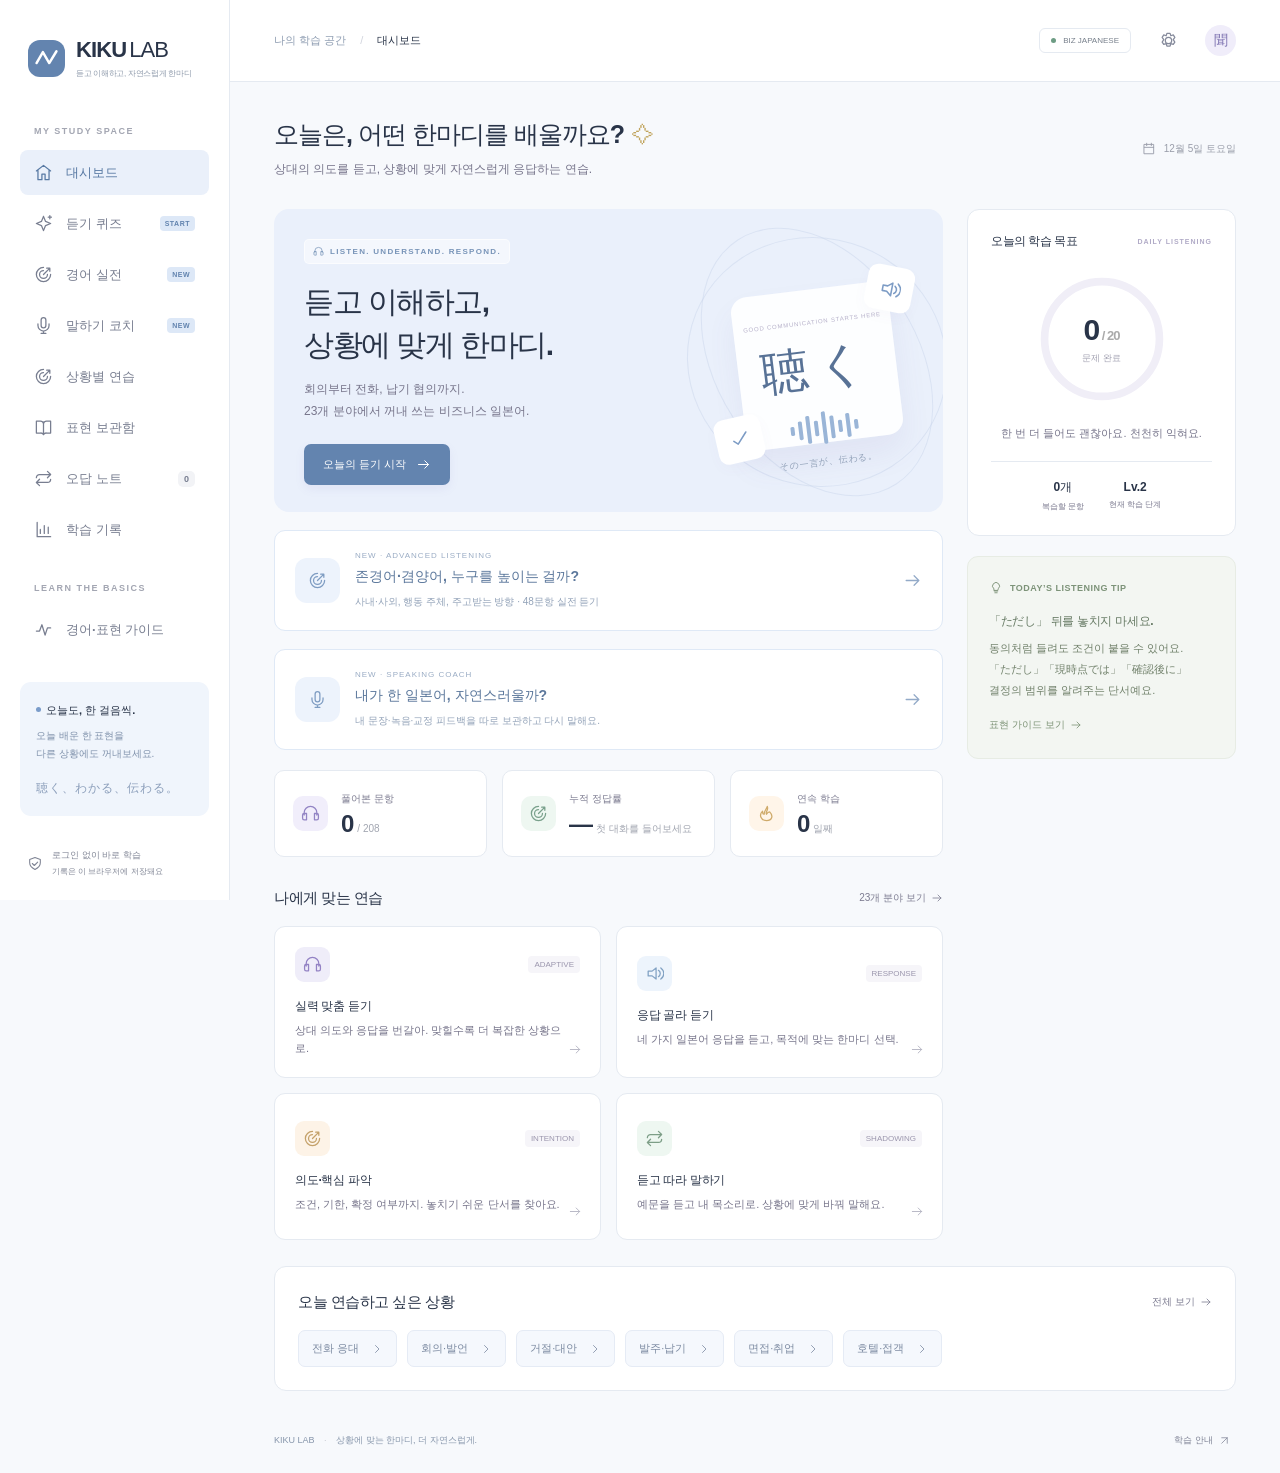
<file: biz-listen/index.html>
<!doctype html>
<html lang="ko">
<head>
<meta charset="UTF-8"><meta name="viewport" content="width=device-width, initial-scale=1, viewport-fit=cover">
<meta name="theme-color" content="#6889b5"><meta name="description" content="BIZ JAPANESE 비즈니스 일본어를 듣고 상황에 맞게 응답하세요. 존경어·겸양어 실전 48문항을 포함한 듣기 208문항과 말하기 코치. 내 문장과 녹음을 따로 보관하고 다시 연습하세요.">
<title>KIKU LAB — 비즈니스 일본어 듣기</title>
<link rel="icon" href="./icon.svg" type="image/svg+xml"><link rel="stylesheet" href="./styles.css?v=keigo1">
<link rel="stylesheet" href="./coach.css?v=coach1">
</head><body>
<a class="skip-link" href="#main">본문으로 이동</a>
<aside class="sidebar" id="sidebar"><a class="brand" href="#home" aria-label="KIKU LAB 홈"><span class="brand-symbol" aria-hidden="true"><svg viewBox="0 0 32 32"><path d="M5 21 12 9 19 21 27 8"/></svg></span><span>KIKU<span class="brand-light">LAB</span><small>듣고 이해하고, 자연스럽게 한마디</small></span></a>
<div class="nav-caption">MY STUDY SPACE</div><nav class="navigation" aria-label="주 메뉴">
<a href="#home" data-nav="home"><span data-icon="home"></span>대시보드</a>
<a href="#quiz" data-nav="quiz"><span data-icon="spark"></span>듣기 퀴즈<span class="nav-pill">START</span></a>
<a href="#keigo" data-nav="keigo"><span data-icon="target"></span>경어 실전<span class="nav-pill">NEW</span></a>
<a href="#coach" data-nav="coach"><span data-icon="mic"></span>말하기 코치<span class="nav-pill">NEW</span></a>
<a href="#scenes" data-nav="scenes"><span data-icon="target"></span>상황별 연습</a>
<a href="#phrases" data-nav="phrases"><span data-icon="book"></span>표현 보관함</a>
<a href="#review" data-nav="review"><span data-icon="repeat"></span>오답 노트<span id="review-badge" class="nav-count">0</span></a>
<a href="#stats" data-nav="stats"><span data-icon="chart"></span>학습 기록</a>
</nav><div class="nav-caption second">LEARN THE BASICS</div><nav class="navigation"><a href="#guide" data-nav="guide"><span data-icon="wave"></span>경어·표현 가이드</a></nav>
<div class="sidebar-note"><span class="note-dot"></span><strong>오늘도, 한 걸음씩.</strong><p>오늘 배운 한 표현을<br>다른 상황에도 꺼내보세요.</p><span class="note-curve" aria-hidden="true">聴く、わかる、伝わる。</span></div>
<div class="sidebar-footer"><span data-icon="shield"></span><span>로그인 없이 바로 학습<small>기록은 이 브라우저에 저장돼요</small></span></div></aside>
<div class="workspace"><header class="topbar"><div><span class="top-crumb">나의 학습 공간</span><span class="crumb-slash">/</span><strong id="page-name">대시보드</strong></div><div class="top-actions"><span class="course-badge"><span class="status-dot"></span>BIZ JAPANESE</span><button class="icon-button" data-action="settings" aria-label="학습 설정"><span data-icon="settings"></span></button><span class="avatar" aria-label="나의 학습 공간">聞</span></div></header>
<main id="main" tabindex="-1"></main><footer class="page-footer"><span>KIKU LAB <i>·</i> 상황에 맞는 한마디, 더 자연스럽게.</span><button data-action="about">학습 안내<span data-icon="arrow-up-right"></span></button></footer></div>
<nav class="mobile-nav" aria-label="모바일 메뉴"><a href="#home" data-mobile="home"><span data-icon="home"></span>홈</a><a href="#quiz" data-mobile="quiz"><span data-icon="spark"></span>퀴즈</a><a href="#coach" data-mobile="coach"><span data-icon="mic"></span>말하기</a><a href="#phrases" data-mobile="phrases"><span data-icon="book"></span>표현</a><a href="#review" data-mobile="review"><span data-icon="repeat"></span>오답</a><a href="#stats" data-mobile="stats"><span data-icon="chart"></span>기록</a></nav>
<dialog id="modal"><div id="modal-content"></div></dialog><div class="toast" id="toast" role="status" aria-live="polite"></div>
<script type="module" src="./app.js?v=keigo1"></script>
</body></html>
</file>
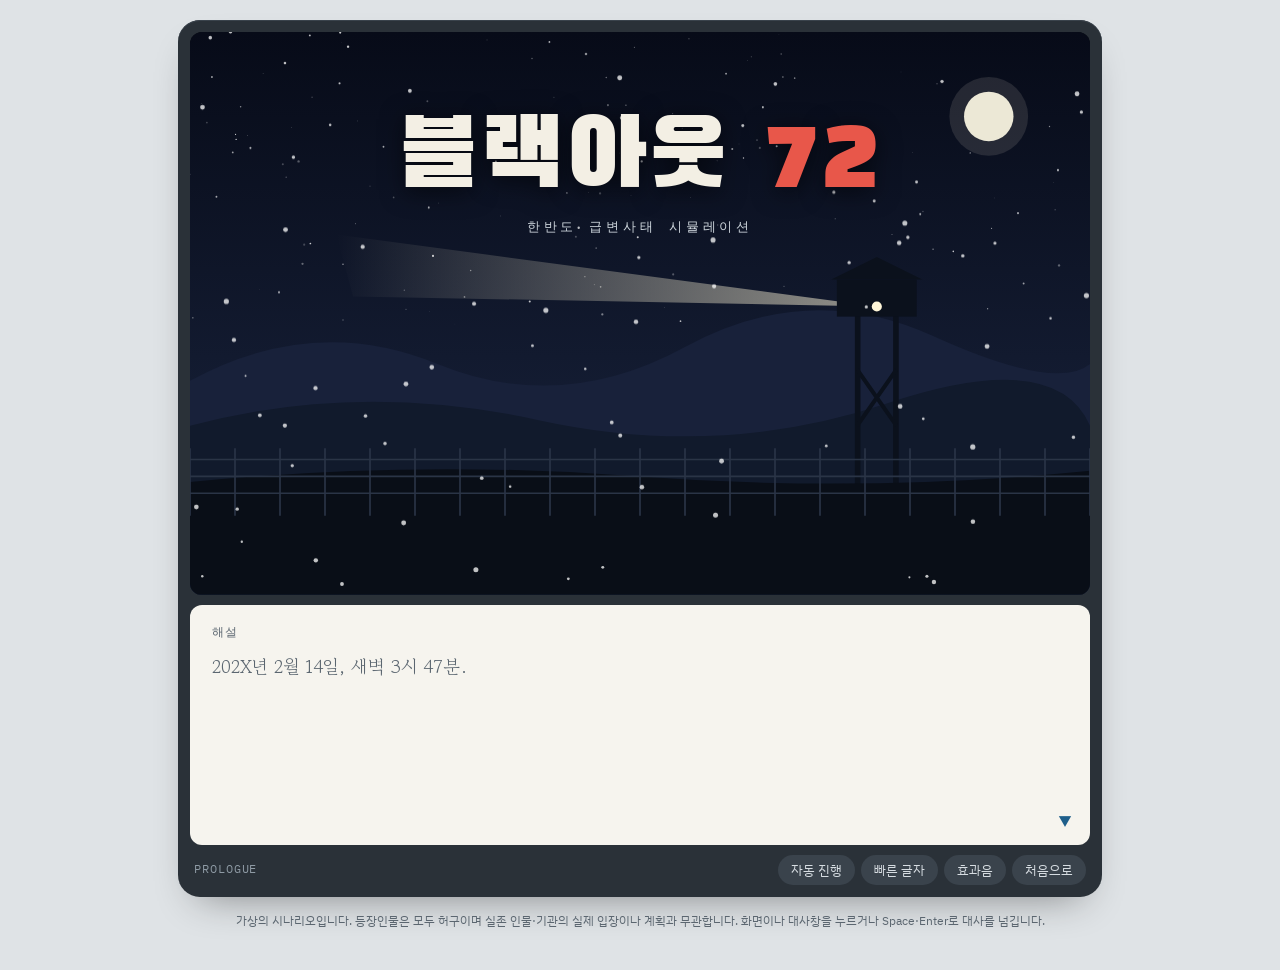
<file: blackout-72/index.html>
<!doctype html><html><head><meta charset=utf8><meta name=viewport content="width=device-width,initial-scale=1,viewport-fit=cover"><style>:root{color-scheme:light;box-sizing:border-box;padding-top:env(safe-area-inset-top,0px);padding-bottom:env(safe-area-inset-bottom,0px)}html{scroll-padding-top:env(safe-area-inset-top,0px)}body{margin:0;padding:0;font:14px -apple-system,BlinkMacSystemFont,sans-serif;background:#fff;color:#000}img{max-width:100%}[hidden]:not([hidden=until-found i]){display:none!important}</style></head><body>
<title>블랙아웃 72</title>
<meta name="claude:viewport-fit-sides" content="cover">
<link rel="preconnect" href="https://fonts.googleapis.com">
<link rel="preconnect" href="https://fonts.gstatic.com" crossorigin>
<link rel="stylesheet" href="https://fonts.googleapis.com/css2?family=Gowun+Batang:wght@400;700&family=IBM+Plex+Sans+KR:wght@400;500;700&family=IBM+Plex+Mono:wght@400;500&family=Black+Han+Sans&display=swap">

<script>
/* =====================================================================
   ✏️ 시나리오 편집 안내  —  이 블록만 고치면 게임 내용이 바뀝니다
   ---------------------------------------------------------------------
   역할(role) = { id, name, title, brief, difficulty, me, stats, cast, start, nodes, endings }
     me      : 주인공 대사 이름표 (예: "나 · 안보실장")
     stats   : 지표 4개 { 키: "표시 이름" }  모두 50에서 시작, 하나라도 0이 되면 collapse 결말
     cast    : 등장인물 { id: { name, look:{...} } }   목소리만 나오면 { name, voice:true }
               look 항목 → hairStyle: short|side|bob|bun|buzz|curly|pigtails
                           hair, skin, outfit: suit|military|coat|school|cardigan, color, accent
                           hat: peak|field|flat (없으면 생략), hatColor, band, glasses:true, age:1, scale:0.85
   장면(node) = { time, place, bg, cast:[등장인물 id 최대 2명], lines:[...], choices:[...] }
     bg      : sitroom dmz bunker river office apartment market checkpoint mountain tv aid conference dawn smoke
     lines   : { who, text, mood, fx }
               who  : "" = 해설, "me" = 주인공, 그 외 cast id
               mood : neutral(기본) | stern | worried | calm
               fx   : shake(화면 흔들림) | flash(번쩍) | red(경보)
     choices : { label, detail, effects:{지표키:증감}, next:"다음 장면 id 또는 결말 id" }
   결말(ending) = { title, tone:"good"|"mixed"|"bad", bg, text }   text 안의 \n 마다 한 줄씩 넘어갑니다
   ===================================================================== */
window.SCENARIO = {
  title: "블랙아웃 72",
  prologue: [
    "202X년 2월 14일, 새벽 3시 47분.",
    "조선중앙TV가 정규 편성을 끊고 장중한 음악만 반복해서 내보낸다.",
    "최고지도자의 공개 활동은 72시간째 없다. 휴전선에서는 부대 이동이, 압록강 변에서는 민간인 행렬이 포착된다.",
    "앞으로 72시간이 한반도의 운명을 가른다. 당신은 누구인가?"
  ],
  roles: [
    /* ───────────── 1. 대한민국 국가안보실장 ───────────── */
    {
      id: "kr", name: "국가안보실장", title: "대한민국 대통령실", difficulty: 3, me: "나 · 안보실장",
      brief: "지하 상황실에서 대통령에게 조언한다. 군사 대응, 대북 메시지, 미·중 조율, 난민 대책이 모두 당신 책상 위에 있다.",
      stats: { stability: "한반도 안정", lives: "인명 보호", alliance: "한미 공조", opinion: "국내 여론" },
      cast: {
        han: { name: "한정우 · 국정원 1차장", look: { hairStyle: "side", hair: "#8d8a86", outfit: "suit", color: "#26324a", accent: "#7a2e3a", glasses: true, age: 1 } },
        yoon: { name: "윤성호 · 합참의장", look: { hairStyle: "buzz", hair: "#2a2622", outfit: "military", color: "#4f5b3a", accent: "#d0b25a", hat: "peak", hatColor: "#4f5b3a", band: "#2a2f22", age: 1 } },
        bradley: { name: "브래들리 · 연합사령관", look: { hairStyle: "buzz", hair: "#b89a6a", skin: "#efcfb2", outfit: "military", color: "#5c6450", accent: "#c9b46a" } },
        seo: { name: "서지원 · 외교비서관", look: { hairStyle: "bob", hair: "#1d1915", outfit: "suit", color: "#4a4f57", accent: "#b9c2cc" } }
      },
      start: "k1",
      nodes: {
        k1: {
          time: "T+00h · 03:47", place: "대통령실 지하 위기관리센터", bg: "sitroom", cast: ["han", "yoon"],
          lines: [
            { who: "", text: "새벽 3시 47분. 상황실 대형 화면에 정지된 평양 방송 화면이 떠 있다." },
            { who: "han", mood: "worried", text: "조선중앙TV가 정규 편성을 끊었습니다. 최고지도자의 공개 활동은 72시간째 없습니다." },
            { who: "han", text: "내부 평가로는 지도부 유고 가능성 '중간 이상'입니다." },
            { who: "yoon", mood: "stern", fx: "shake", text: "전방 2개 군단 지역에서 북한군 이동이 포착됐습니다. 의도는 아직 모릅니다." },
            { who: "me", text: "대통령께서 15분 뒤 NSC를 주재하신다. 첫 권고안을 정해야 해." }
          ],
          choices: [
            { label: "전군 경계태세 격상, 대북 메시지는 보류", detail: "한미연합사와 즉시 공조", effects: { stability: -5, alliance: 10, opinion: 5 }, next: "k2a" },
            { label: "남북 직통선으로 '군사 개입 의사 없음' 통보", detail: "오판에 의한 충돌을 먼저 막는다", effects: { stability: 10, alliance: -10, opinion: -5 }, next: "k2b" },
            { label: "사실 확인 전까지 공식 반응 없음", detail: "섣부른 신호를 피한다", effects: { opinion: -10 }, next: "k2b" }
          ]
        },
        k2a: {
          time: "T+18h · 21:50", place: "한미 화상회의", bg: "sitroom", cast: ["bradley", "seo"],
          lines: [
            { who: "", text: "밤 9시 50분. 화면 너머에서 연합사령관이 지도를 펼친다." },
            { who: "bradley", mood: "stern", text: "영변 경비 병력이 자리를 비웠습니다. 위성 판독 결과입니다." },
            { who: "bradley", text: "핵·화학물질 확보를 위한 연합 특수작전을 승인해 주십시오. 시간이 없습니다." },
            { who: "seo", mood: "worried", fx: "flash", text: "실장님, 방금 베이징이 '외부 군사 개입 불가'를 공개 경고했습니다." },
            { who: "me", text: "어느 쪽을 택해도 누군가는 등을 돌린다." }
          ],
          choices: [
            { label: "연합 특수작전 승인", detail: "WMD 유출을 막는 것이 최우선", effects: { alliance: 15, stability: -20, lives: -5 }, next: "k3a" },
            { label: "중국에 핵물질 공동 관리 협의 제안", detail: "충돌 대신 거래", effects: { alliance: -15, stability: 10 }, next: "k3b" },
            { label: "유엔 안보리 긴급회의 소집이 먼저", detail: "국제적 정당성 확보", effects: { stability: 5, alliance: -5, opinion: -5 }, next: "k3b" }
          ]
        },
        k2b: {
          time: "T+18h · 21:50", place: "대통령실 지하 위기관리센터", bg: "sitroom", cast: ["yoon", "seo"],
          lines: [
            { who: "", text: "하루가 지났다. 상황판의 숫자가 쉬지 않고 바뀐다." },
            { who: "yoon", text: "휴전선을 넘어 귀순한 북한군이 300명을 넘었습니다." },
            { who: "seo", mood: "worried", text: "서해에는 주민을 태운 어선 수십 척이 남하 중입니다. 수용시설은 사흘 치뿐이에요." },
            { who: "seo", text: "여당 안에서도 '선별 수용' 목소리가 커지고 있습니다." },
            { who: "me", text: "사람을 먼저 볼 것인가, 국경을 먼저 볼 것인가." }
          ],
          choices: [
            { label: "전면 수용, 임시 수용시설 즉시 개설", detail: "체육관·군부대 개방", effects: { lives: 15, opinion: -10, stability: 5 }, next: "k3b" },
            { label: "선별 수용, 해상 차단선 설정", detail: "보안 심사 우선", effects: { lives: -15, opinion: 5, stability: 5 }, next: "k3a" }
          ]
        },
        k3a: {
          time: "T+48h · 03:47", place: "중부전선 · 비무장지대", bg: "dmz", cast: ["han", "yoon"],
          lines: [
            { who: "", text: "48시간째 새벽. 휴전선 너머 탐조등이 쉬지 않고 움직인다." },
            { who: "han", text: "평양에서 군부 '집단지도부'가 수립을 선포했습니다." },
            { who: "han", mood: "stern", text: "그들은 우리 군의 움직임을 '침략 준비'로 규정했습니다." },
            { who: "yoon", mood: "stern", fx: "red", text: "수도권을 겨냥한 장사정포 부대에 대기 명령이 내려졌다는 첩보입니다!" },
            { who: "me", text: "결정할 시간이 많지 않다." }
          ],
          choices: [
            { label: "집단지도부와 비밀 접촉", detail: "체제 보장 대신 비핵화 로드맵", effects: { stability: 10, alliance: -5 }, next: "e_kr_talks" },
            { label: "억제력 과시, 선제행동은 없음", detail: "버티며 기다린다", effects: { stability: -5, opinion: 5 }, next: "e_kr_cold" },
            { label: "포병 진지 선제 타격 건의", detail: "위협을 먼저 제거한다", effects: { stability: -30, lives: -25, alliance: 5 }, next: "e_kr_war" }
          ]
        },
        k3b: {
          time: "T+48h · 03:47", place: "대통령실 지하 위기관리센터", bg: "sitroom", cast: ["seo", "han"],
          lines: [
            { who: "", text: "화면에 압록강 변 위성사진이 떠 있다. 줄지어 선 장갑차들." },
            { who: "seo", mood: "worried", text: "중국 인민해방군 3개 집단군이 국경에 전개했습니다." },
            { who: "han", mood: "stern", text: "베이징은 북한 북부에 '인도적 안정 지대' 설치를 시사하고 있습니다." },
            { who: "seo", text: "워싱턴이 서울의 입장을 묻고 있습니다. 한 시간 안에 답을 줘야 합니다." },
            { who: "me", text: "우리가 먼저 판을 짤 수 있을까." }
          ],
          choices: [
            { label: "한·미·중 3자 긴급 협의 제안", detail: "누구도 단독으로 움직이지 않는다", effects: { stability: 10, alliance: 5 }, next: "e_kr_talks" },
            { label: "중국 진입 묵인, 대신 비무장 조건 요구", detail: "현실적인 타협", effects: { stability: 5, opinion: -15, alliance: -10 }, next: "e_kr_partition" },
            { label: "한국 독자 인도지원 통로 개설", detail: "개성·판문점을 통한 식량·의약품", effects: { lives: 15, stability: -5, opinion: 5 }, next: "e_kr_humanitarian" }
          ]
        }
      },
      endings: {
        e_kr_talks: { title: "관리된 전환", tone: "good", bg: "conference", text: "총성 없이 1주일이 지났다.\n판문점에서 남·북·미·중 4자 회담이 열리고, 핵시설에는 국제 사찰단이 들어간다.\n통일은 아직 멀지만, 처음으로 '다음 단계'를 이야기할 수 있게 되었다." },
        e_kr_cold: { title: "얼어붙은 휴전", tone: "mixed", bg: "dmz", text: "전쟁은 일어나지 않았다.\n평양의 새 지도부는 내부 숙청으로 권력을 다졌고, 국경은 다시 닫혔다.\n변한 것은 많지 않다. 다만 이번에는 모두가 붕괴가 '가능하다'는 것을 보았다." },
        e_kr_war: { title: "국지전", tone: "bad", bg: "smoke", text: "선제 타격에 대한 보복 포격이 수도권 외곽에 떨어졌다.\n확전은 72시간 만에 멈췄지만, 사상자 수는 아직 집계 중이다.\n북한 체제는 무너졌고, 그 자리를 채운 것은 혼란이다." },
        e_kr_partition: { title: "분할 관리", tone: "mixed", bg: "river", text: "중국군이 청천강 이북에 들어갔다.\n한반도는 다시 선을 하나 더 갖게 되었다.\n서울의 거리에서는 '누가 이것을 허락했나'라는 질문이 끝나지 않는다." },
        e_kr_humanitarian: { title: "열린 통로", tone: "good", bg: "aid", text: "개성을 지나는 트럭 행렬이 매일 이어진다.\n북한 주민들은 처음으로 남쪽 글씨가 찍힌 쌀 포대를 받았다.\n정치는 여전히 얽혀 있지만, 사람이 먼저 건너간 길은 쉽게 닫히지 않는다." },
        collapse: { title: "통제 상실", tone: "bad", bg: "sitroom", text: "상황실의 판단이 현실을 따라가지 못했다.\n결정권은 워싱턴과 베이징, 그리고 거리로 넘어갔다.\n당신은 사임 기자회견을 준비한다." }
      }
    },

    /* ───────────── 2. 북한 인민군 군단장 ───────────── */
    {
      id: "nk", name: "군단장 (중장)", title: "조선인민군 제7군단", difficulty: 4, me: "나 · 군단장",
      brief: "평양의 명령이 끊긴 지 이틀째. 휘하 병력은 3만. 여러 세력이 당신의 충성을 요구한다. 누구 편에 설 것인가.",
      stats: { control: "병력 장악", survival: "생존", people: "민심", trust: "외부 신뢰" },
      cast: {
        ri: { name: "리명철 · 정치위원", look: { hairStyle: "short", hair: "#1b1816", outfit: "military", color: "#4a5536", accent: "#c8a64a", hat: "peak", hatColor: "#4a5536", band: "#a3262a", age: 1 } },
        kim: { name: "김광수 · 참모장", look: { hairStyle: "short", hair: "#221e1b", outfit: "military", color: "#4a5536", accent: "#c8a64a" } },
        envoy: { name: "남측 협상대표", look: { hairStyle: "side", hair: "#2a2522", outfit: "suit", color: "#2f3b4f", accent: "#4a6fa5", glasses: true } },
        radio: { name: "처남 (무전)", voice: true },
        pyongyang: { name: "평양 (무전)", voice: true },
        south: { name: "남측 (무선)", voice: true },
        factionA: { name: "평양 갑 (무전)", voice: true },
        factionB: { name: "평양 을 (무전)", voice: true }
      },
      start: "n1",
      nodes: {
        n1: {
          time: "T+00h · 04:10", place: "강원도 · 제7군단 지휘소", bg: "bunker", cast: ["ri", "kim"],
          lines: [
            { who: "", text: "새벽 4시 10분. 지휘소 전등이 흔들린다. 평양 총참모부와의 통신이 끊긴 지 한 시간." },
            { who: "ri", mood: "stern", text: "군단장 동지. 최고사령부의 마지막 지시입니다. 전 부대 남진 경계를 강화하십시오." },
            { who: "kim", mood: "worried", text: "그 지시, 어디서 받은 겁니까? 통신은 끊겼는데요." },
            { who: "ri", mood: "stern", fx: "shake", text: "지금 의심하는 겁니까, 참모장?" },
            { who: "", text: "한 시간 전, 후방 사단장인 처남이 암호 무전으로 짧게 말했었다." },
            { who: "radio", text: "…평양은 끝났다. 살 길을 찾아라." },
            { who: "me", text: "3만 명의 목숨이 이 결정에 달려 있다." }
          ],
          choices: [
            { label: "정치위원의 명령을 따른다", detail: "규율이 무너지면 모든 게 무너진다", effects: { control: 10, trust: -10 }, next: "n2a" },
            { label: "정치위원을 연금하고 직접 지휘", detail: "되돌릴 수 없는 선택", effects: { control: -15, survival: -10, trust: 10 }, next: "n2b" },
            { label: "관망. 부대는 집결지에 그대로", detail: "움직이지 않는 것도 선택이다", effects: { control: -5 }, next: "n2b" }
          ]
        },
        n2a: {
          time: "T+20h · 00:30", place: "제7군단 지휘소", bg: "bunker", cast: ["kim"],
          lines: [
            { who: "", text: "자정이 지났다. 무전기에서 낯선 목소리가 흘러나온다." },
            { who: "pyongyang", fx: "flash", text: "군사위원회 명령이다. 2개 사단을 즉시 평양 방어로 이동시켜라." },
            { who: "kim", mood: "worried", text: "병사들 식량은 사흘 치입니다. 이동하면 전선이 비고 보급창은 멀어집니다." },
            { who: "me", text: "중앙에 줄을 설 것인가, 병사의 배를 먼저 채울 것인가." }
          ],
          choices: [
            { label: "명령대로 평양으로 이동", detail: "중앙에 줄을 선다", effects: { control: 5, people: -10, survival: 5 }, next: "n3a" },
            { label: "이동 명목으로 도 식량창고부터 확보", detail: "병사를 먹이는 자가 병사를 갖는다", effects: { control: 15, people: -15 }, next: "n3b" }
          ]
        },
        n2b: {
          time: "T+20h · 00:30", place: "제7군단 지휘소", bg: "bunker", cast: ["kim"],
          lines: [
            { who: "", text: "통신대 군관이 뛰어 들어왔다. 군 주파수에 외부 신호가 잡혔다." },
            { who: "south", text: "제7군단장에게. 부대의 안전을 논의하고 싶다. 응답 바란다." },
            { who: "kim", mood: "worried", text: "2개 대대에서 탈영이 시작됐습니다. 일부는 남쪽으로, 일부는 집으로 갔습니다." },
            { who: "me", text: "듣기만 하는 것도 배신일까." }
          ],
          choices: [
            { label: "응답한다", detail: "듣는 것은 배신이 아니다", effects: { trust: 15, control: -10 }, next: "n3b" },
            { label: "무시하고 내부 단속", detail: "탈영병 처벌 명령", effects: { control: 10, people: -15, trust: -10 }, next: "n3a" }
          ]
        },
        n3a: {
          time: "T+50h · 06:00", place: "제7군단 지휘소", bg: "bunker", cast: ["kim"],
          lines: [
            { who: "", text: "평양의 군사위원회가 두 파벌로 갈라졌다. 무전기 두 대가 번갈아 울린다." },
            { who: "factionA", text: "군단장, 우리 편에 서시오. 저쪽은 반역자요." },
            { who: "factionB", fx: "shake", text: "반역자는 저들이오! 오늘 안에 결정하시오." },
            { who: "kim", mood: "worried", text: "주민들이 배급소 앞에 모여 있습니다. 오늘도 배급은 없습니다." },
            { who: "me", text: "어느 깃발 아래 설 것인가. 아니면 내 깃발을 세울 것인가." }
          ],
          choices: [
            { label: "더 강한 쪽, 군사위원회 주류 지지", detail: "새 질서의 한 축이 된다", effects: { survival: 10, people: -10 }, next: "e_nk_junta" },
            { label: "군단 지역을 독자적으로 통치", detail: "평양과도 서울과도 거리를 둔다", effects: { control: 10, trust: -15 }, next: "e_nk_warlord" },
            { label: "남측과 투항 협상", detail: "부하들의 목숨을 지킨다", effects: { trust: 15, survival: -10 }, next: "e_nk_defect" }
          ]
        },
        n3b: {
          time: "T+50h · 06:00", place: "군사분계선 인근 · 임시 접촉 지점", bg: "bunker", cast: ["envoy", "kim"],
          lines: [
            { who: "envoy", mood: "calm", text: "무장을 내려놓으면 장병 신변 보장, 지휘관 사면, 지역 식량 지원을 약속하겠습니다." },
            { who: "kim", mood: "worried", text: "(작게) 군단장님… 저들은 3번 저장고를 모릅니다." },
            { who: "", text: "군단 지역 깊은 곳에 화학무기 저장고가 하나 있다." },
            { who: "me", text: "이것이 마지막 협상 카드일지도 모른다." }
          ],
          choices: [
            { label: "조건 수락, 무장 해제", detail: "총을 내려놓는다", effects: { trust: 15, people: 10, control: -10 }, next: "e_nk_disarm" },
            { label: "저장고 정보를 협상 카드로 쓴다", detail: "더 많은 것을 받아낸다", effects: { trust: -5, survival: 10 }, next: "e_nk_broker" },
            { label: "거부한다", detail: "아무도 믿을 수 없다", effects: { trust: -15, control: 5 }, next: "e_nk_warlord" }
          ]
        }
      },
      endings: {
        e_nk_junta: { title: "새 질서의 장군", tone: "mixed", bg: "bunker", text: "당신은 군사위원회의 일원이 되었다.\n계급장은 하나 늘었고, 숙청 명단에 서명할 일도 늘었다.\n체제는 살아남았다. 그것이 당신에게 좋은 일인지는 아직 모른다." },
        e_nk_warlord: { title: "동부의 군벌", tone: "bad", bg: "mountain", text: "군단 지역은 이제 당신의 땅이다. 평양도 서울도 당신을 통제하지 못한다.\n그러나 식량은 줄고, 탈영은 늘고, 경쟁자는 많다.\n군벌의 시간은 대개 짧다." },
        e_nk_defect: { title: "백기", tone: "mixed", bg: "dmz", text: "3만 명 중 2만 4천 명이 남측 관리 아래 들어왔다. 나머지는 흩어졌다.\n당신은 판문점에서 조사를 받는다.\n부하들은 살았다. 고향의 친척들은 어떻게 되었을지 알 수 없다." },
        e_nk_disarm: { title: "총을 내려놓은 군단", tone: "good", bg: "dawn", text: "무장 해제는 사흘 만에 끝났다.\n국제 감시단이 무기고를 봉인했고, 첫 식량 트럭이 군단 지역에 들어왔다.\n병사들은 집으로 돌아가고 있다. 역사는 당신을 다르게 기억할지도 모른다." },
        e_nk_broker: { title: "위험한 거래", tone: "mixed", bg: "bunker", text: "저장고 정보는 당신에게 망명과 보장을 사주었다.\n그러나 협상이 길어지는 동안 저장고 경비 일부가 사라졌다.\n누가 무엇을 가지고 갔는지, 아무도 모른다." },
        collapse: { title: "무너진 지휘", tone: "bad", bg: "mountain", text: "명령은 더 이상 전달되지 않는다.\n부대는 흩어졌고, 당신의 이름은 여러 세력의 수배 명단에 올랐다.\n당신에게는 지프 한 대와 운전병 하나만 남았다." }
      }
    },

    /* ───────────── 3. 중국 외교부 특사 ───────────── */
    {
      id: "cn", name: "외교부 특사", title: "중화인민공화국 외교부", difficulty: 3, me: "나 · 특사",
      brief: "베이징은 '안정'을 원한다. 국경 너머의 혼란을 막고, 미국의 영향력이 압록강까지 오는 것을 막는 것이 당신의 임무다.",
      stats: { border: "국경 안정", influence: "대북 영향력", us: "대미 관계", reputation: "국제 평판" },
      cast: {
        xiao: { name: "샤오린 · 수행비서", look: { hairStyle: "bun", hair: "#141210", outfit: "suit", color: "#2c2c33", accent: "#8b1e24" } },
        liaoning: { name: "랴오닝성 간부", look: { hairStyle: "side", hair: "#9a9792", outfit: "coat", color: "#3e3a35", age: 1, glasses: true } },
        zhao: { name: "자오 · 북부전구 대교", look: { hairStyle: "buzz", hair: "#1a1714", outfit: "military", color: "#3f5636", accent: "#c4a44a", hat: "peak", hatColor: "#3f5636", band: "#2b3a25" } },
        nkcall: { name: "평양 측 인사 (전화)", voice: true },
        uscall: { name: "워싱턴 (전화)", voice: true }
      },
      start: "c1",
      nodes: {
        c1: {
          time: "T+06h · 09:50", place: "랴오닝성 단둥 · 압록강 변", bg: "river", cast: ["xiao", "liaoning"],
          lines: [
            { who: "", text: "오전 9시 50분. 얼어붙은 압록강 위로 사람들이 줄지어 건너온다." },
            { who: "liaoning", mood: "worried", text: "하루 수천 명입니다. 성(省)의 수용 능력은 이미 한계를 넘었습니다." },
            { who: "xiao", text: "베이징의 지시는 한 줄입니다. '안정 최우선.'" },
            { who: "me", text: "안정이란 무엇인가. 문을 닫는 것인가, 여는 것인가." }
          ],
          choices: [
            { label: "국경 봉쇄, 월경자 송환", detail: "원칙을 지킨다", effects: { border: 15, reputation: -20 }, next: "c2a" },
            { label: "임시 수용소 개설", detail: "국경은 막되 사람은 받는다", effects: { border: -5, reputation: 15 }, next: "c2b" },
            { label: "평양의 누구와든 접촉해 상황 파악", detail: "정보가 먼저다", effects: { influence: 10 }, next: "c2a" }
          ]
        },
        c2a: {
          time: "T+24h · 03:47", place: "단둥 현장 지휘부", bg: "office", cast: ["xiao"],
          lines: [
            { who: "", text: "새벽. 책상 위 전화 두 대가 거의 동시에 울린다." },
            { who: "nkcall", text: "연료와 식량을 지원해 주시오. 그러면 중국과의 특별한 관계를 보장하겠소." },
            { who: "uscall", text: "핵물질 행방에 대해 공동 대응을 제안합니다. 지금 바로요." },
            { who: "xiao", mood: "worried", text: "둘 다 답을 기다리고 있습니다, 특사님." }
          ],
          choices: [
            { label: "평양 군부에 지원 약속", detail: "평양에 우리 사람을 세운다", effects: { influence: 15, us: -15, reputation: -5 }, next: "c3a" },
            { label: "미국과 핫라인 개설", detail: "핵 문제는 혼자 감당할 수 없다", effects: { us: 15, influence: -5 }, next: "c3b" }
          ]
        },
        c2b: {
          time: "T+24h · 03:47", place: "단둥 현장 지휘부", bg: "office", cast: ["xiao", "liaoning"],
          lines: [
            { who: "xiao", text: "서울이 수용소 운영비 분담과 인도적 협력을 제안해 왔습니다." },
            { who: "liaoning", mood: "stern", text: "한국이 국경 문제에 발을 들이게 됩니다. 당 내부 반발이 클 겁니다." },
            { who: "me", text: "명분과 체면 사이." }
          ],
          choices: [
            { label: "제안 수락", detail: "공동의 위기에는 공동의 해법", effects: { reputation: 10, us: 10, influence: -10 }, next: "c3b" },
            { label: "정중히 거절, 독자 운영", detail: "국경은 우리의 문제다", effects: { influence: 5, border: -5 }, next: "c3a" }
          ]
        },
        c3a: {
          time: "T+52h · 07:00", place: "압록강 변 · 전방 지휘소", bg: "river", cast: ["zhao", "xiao"],
          lines: [
            { who: "zhao", mood: "stern", text: "북부전구 안입니다. 북한 영내 50km 완충지대로 진입하겠습니다." },
            { who: "zhao", text: "명분은 난민 유입 차단과 핵시설 보호입니다." },
            { who: "xiao", mood: "worried", text: "베이징은 특사님의 현장 판단을 기다립니다." },
            { who: "me", text: "강을 건너는 순간, 돌아올 수 없다." }
          ],
          choices: [
            { label: "진입안 승인 건의", detail: "혼란을 국경 밖에서 막는다", effects: { border: 15, reputation: -15, us: -15 }, next: "e_cn_buffer" },
            { label: "의료·식량 지원만 제한적으로", detail: "군화 없이 영향력을", effects: { influence: 10, reputation: 5 }, next: "e_cn_patron" },
            { label: "진입 철회, 다자회담 제안", detail: "베이징이 판을 주재한다", effects: { us: 10, reputation: 10, influence: -5 }, next: "e_cn_multilateral" }
          ]
        },
        c3b: {
          time: "T+52h · 07:00", place: "단둥 현장 지휘부", bg: "office", cast: ["xiao", "zhao"],
          lines: [
            { who: "", text: "워싱턴에서 합의문 초안이 도착했다." },
            { who: "xiao", text: "미·중 핵물질 공동관리안입니다. 사찰단은 양국 동수, 작전 지역은 영변과 저장고 몇 곳." },
            { who: "zhao", mood: "stern", fx: "shake", text: "미군이 조선 땅을 밟는 선례입니다. 군은 받아들일 수 없습니다." },
            { who: "me", text: "서명 한 줄에 한반도의 지도가 걸려 있다." }
          ],
          choices: [
            { label: "서명 권고", detail: "핵이 흩어지는 것보다 낫다", effects: { us: 15, reputation: 10, influence: -10 }, next: "e_cn_multilateral" },
            { label: "조건부: 미군 북진 금지 명문화", detail: "얻을 것은 얻는다", effects: { influence: 10, us: -5 }, next: "e_cn_bargain" },
            { label: "시간을 끈다", detail: "평양의 판세가 정리될 때까지", effects: { us: -15, influence: 5 }, next: "e_cn_patron" }
          ]
        }
      },
      endings: {
        e_cn_buffer: { title: "완충지대", tone: "mixed", bg: "river", text: "인민해방군이 압록강 남쪽에 주둔한다. 국경은 조용해졌다.\n그러나 '중국의 점령'이라는 말이 국제 언론을 덮었다.\n서울과 워싱턴은 그 선을 쉽게 잊지 않을 것이다." },
        e_cn_patron: { title: "새 후견인", tone: "mixed", bg: "office", text: "평양의 새 지도부가 베이징에 감사 전문을 보냈다. 당신의 영향력은 커졌다.\n동시에 당신은 무너진 경제를 떠안은 후원자가 되었다.\n비용 청구서는 이제 시작이다." },
        e_cn_multilateral: { title: "베이징 회담", tone: "good", bg: "conference", text: "다자회담이 오랜만에 베이징에서 다시 열렸다.\n핵물질은 국제 관리 아래 들어갔고, 국경은 안정을 찾았다.\n당신은 '책임 있는 대국'의 얼굴로 기자회견장에 섰다." },
        e_cn_bargain: { title: "선을 그은 거래", tone: "good", bg: "conference", text: "합의문에는 미군이 일정 선 이북으로 오지 않는다는 조항이 들어갔다.\n베이징은 안도했고, 워싱턴은 불만스럽게 서명했다.\n한반도의 새 지도에 중국의 펜 자국이 선명하다." },
        collapse: { title: "소환", tone: "bad", bg: "office", text: "국경은 뚫렸고 평양에 대한 영향력은 사라졌으며 워싱턴과의 관계는 최악이다.\n베이징은 당신을 소환했다.\n귀국 비행기 안에서 당신은 보고서의 첫 문장을 고민한다." }
      }
    },

    /* ───────────── 4. 평양의 시민 ───────────── */
    {
      id: "citizen", name: "평양의 교사", title: "평양시 중구역 · 40대", difficulty: 5, me: "나",
      brief: "권력도 정보도 없다. 열두 살 딸과 노모가 있고, 소문만 무성하다. 살아남는 것, 그리고 무엇을 믿을지 정하는 것이 당신의 싸움이다.",
      stats: { family: "가족 안전", food: "식량", info: "정보", hope: "희망" },
      cast: {
        byeol: { name: "은별 · 딸", look: { hairStyle: "pigtails", hair: "#1a1613", outfit: "school", color: "#f1f0ea", accent: "#c7362f", scale: 0.84 } },
        mother: { name: "어머니", look: { hairStyle: "bun", hair: "#c9c6c0", outfit: "cardigan", color: "#6d5a48", accent: "#e9e2d2", age: 1 } },
        banjang: { name: "인민반장", look: { hairStyle: "curly", hair: "#2a221d", outfit: "coat", color: "#5a4b5e", age: 1 } },
        neighbor: { name: "옆집 남자", look: { hairStyle: "short", hair: "#221d19", outfit: "coat", color: "#3f4a42", hat: "flat", hatColor: "#3a3530" } },
        soldier: { name: "검문소 병사", look: { hairStyle: "buzz", hair: "#1d1a17", outfit: "military", color: "#55603f", accent: "#a33a30", hat: "field", hatColor: "#55603f" } },
        anchor: { name: "조선중앙TV", voice: true }
      },
      start: "p1",
      nodes: {
        p1: {
          time: "T+04h · 07:50", place: "평양시 중구역 · 아파트 5층", bg: "apartment", cast: ["byeol", "banjang"],
          lines: [
            { who: "", text: "아침 7시 50분. 방송에서는 같은 음악만 흘러나온다." },
            { who: "banjang", mood: "stern", text: "선생, 오늘은 외출 삼가요. 위에서 그렇게 내려왔어." },
            { who: "byeol", mood: "worried", text: "엄마, 오늘 학교 안 가?" },
            { who: "", text: "학교에서는 아무 연락이 없다. 창밖으로 장마당 쪽에 사람들이 몰리는 게 보인다." },
            { who: "banjang", mood: "worried", text: "쌀값이 밤새 세 배가 됐대. 세 배." },
            { who: "me", text: "무엇부터 해야 하지." }
          ],
          choices: [
            { label: "모아둔 돈으로 장마당에서 쌀을 산다", detail: "무슨 일이든 먹을 것이 먼저", effects: { food: 20, info: 5, family: -5 }, next: "p2a" },
            { label: "인민반 지시대로 집에서 기다린다", detail: "눈에 띄지 않는 게 안전하다", effects: { family: 5, food: -10 }, next: "p2b" },
            { label: "동료 교사 집에서 몰래 외국 라디오를 듣는다", detail: "진실을 알아야 한다", effects: { info: 20, family: -10 }, next: "p2a" }
          ]
        },
        p2a: {
          time: "T+22h · 02:00", place: "아파트 5층 · 현관", bg: "apartment", cast: ["neighbor", "mother"],
          lines: [
            { who: "", text: "새벽 두 시. 누군가 문을 조용히 두드린다." },
            { who: "neighbor", mood: "worried", text: "신의주 쪽 국경 경비가 사라졌대. 남쪽으로 가는 트럭이 있어." },
            { who: "neighbor", text: "짐칸에 자리가 하나 있어. 대신… 가진 돈 거의 다 내야 해." },
            { who: "mother", mood: "calm", text: "나는 안 간다. 여기서 태어났고 여기서 죽을 거다." },
            { who: "me", text: "떠날 것인가, 남을 것인가." }
          ],
          choices: [
            { label: "떠난다. 딸과 어머니를 데리고", detail: "어머니를 설득한다", effects: { hope: 15, food: -10, family: -5 }, next: "p3a" },
            { label: "남는다", detail: "길 위가 더 위험할 수도 있다", effects: { family: 5, hope: -10 }, next: "p3b" }
          ]
        },
        p2b: {
          time: "T+22h · 02:00", place: "아파트 5층", bg: "apartment", cast: ["banjang"],
          lines: [
            { who: "", fx: "flash", text: "밤사이 보위부 요원들이 아파트를 돌았다. 2층 집 남자가 끌려갔다." },
            { who: "banjang", mood: "worried", text: "(작게) 선생… 선생 이름도 누가 댔대." },
            { who: "me", text: "심장이 너무 크게 뛴다." }
          ],
          choices: [
            { label: "자진해서 협조하겠다고 말한다", detail: "의심받기 전에 먼저", effects: { family: 10, hope: -15, info: 5 }, next: "p3b" },
            { label: "새벽에 어머니 고향 시골로 피신", detail: "가방 하나만 챙긴다", effects: { family: -5, food: -10, hope: 10 }, next: "p3a" }
          ]
        },
        p3a: {
          time: "T+40h · 18:20", place: "평안북도 · 국도 검문소", bg: "checkpoint", cast: ["soldier", "byeol"],
          lines: [
            { who: "", text: "해 질 녘. 도로를 막은 검문소." },
            { who: "soldier", mood: "stern", fx: "shake", text: "멈추시오! 어디 가는 거요?" },
            { who: "", text: "총을 든 병사의 얼굴이 앳되다. 딸이 손을 꽉 쥔다." },
            { who: "byeol", mood: "worried", text: "엄마…" },
            { who: "", text: "옆으로 산길이 어둡게 이어진다." }
          ],
          choices: [
            { label: "남은 돈과 시계를 건넨다", detail: "병사들도 배가 고프다", effects: { food: -10, family: 10 }, next: "e_p_border" },
            { label: "어두워지면 산길로 우회", detail: "어머니가 버틸 수 있을까", effects: { family: -20, hope: 10 }, next: "e_p_mountain" },
            { label: "평양으로 돌아간다", detail: "아직 늦지 않았다", effects: { hope: -10, family: 5 }, next: "e_p_return" }
          ]
        },
        p3b: {
          time: "T+60h · 12:00", place: "평양 · 집", bg: "tv", cast: ["byeol"],
          lines: [
            { who: "", text: "60시간 만에 방송이 재개됐다. 낯선 군복을 입은 아나운서." },
            { who: "anchor", text: "인민들에게 알린다. 질서는 회복되었다. 새 영도체계가 수립되었다." },
            { who: "", text: "학교는 다음 주 다시 문을 연다. 새 교육 지침도 함께 내려왔다." },
            { who: "byeol", text: "엄마, 이제 학교 가는 거야?" },
            { who: "me", text: "가르쳐야 할 내용이 바뀌었다." }
          ],
          choices: [
            { label: "지침대로 가르친다", detail: "가족을 지키는 방법", effects: { family: 10, hope: -10 }, next: "e_p_survive" },
            { label: "아이들에게 조심스럽게 사실을 알려준다", detail: "교사로서 할 수 있는 일", effects: { hope: 15, family: -15 }, next: "e_p_teacher" },
            { label: "국제 구호 배급소에서 일하겠다고 자원", detail: "곧 들어온다는 소문이 있다", effects: { food: 15, info: 10 }, next: "e_p_volunteer" }
          ]
        }
      },
      endings: {
        e_p_border: { title: "건너편", tone: "good", bg: "aid", text: "검문소를 지나 나흘 뒤, 가족은 국경 근처 국제 수용시설에 도착했다.\n딸은 처음 보는 초콜릿을 쪼개 할머니에게 건넨다.\n앞날은 모르지만 셋이 함께 있다." },
        e_p_mountain: { title: "산길", tone: "mixed", bg: "mountain", text: "산길은 생각보다 길었다. 어머니는 둘째 날 밤 더는 걷지 못했다.\n마을 사람의 도움으로 셋은 살아남았지만, 국경은 아직 멀다.\n딸은 이제 길을 당신보다 잘 안다." },
        e_p_return: { title: "다시 평양", tone: "mixed", bg: "apartment", text: "돌아온 아파트는 그대로다. 이웃 몇 집은 비었다.\n떠난 사람들의 소식은 없다.\n당신은 문을 잠그고, 어떤 것이 옳았는지 매일 밤 다시 생각한다." },
        e_p_survive: { title: "버틴 사람", tone: "mixed", bg: "apartment", text: "체제는 이름만 바꿔 다시 섰다. 당신은 교단에 서서 새 교과서를 읽는다.\n가족은 무사하다.\n딸이 묻는다. '엄마, 그때 무슨 일이 있었어?' 당신은 아직 대답하지 못한다." },
        e_p_teacher: { title: "작은 교실", tone: "good", bg: "dawn", text: "당신이 칠판 귀퉁이에 적은 몇 줄은 오래 남았다.\n위험했고, 한동안 감시를 받았다.\n몇 년 뒤 한 제자가 찾아와 그날 수업을 기억한다고 말한다." },
        e_p_volunteer: { title: "배급소의 선생님", tone: "good", bg: "aid", text: "구호 식량 배급소에서 당신은 명단을 정리하고 아이들 이름을 부른다.\n처음으로 바깥세상 사람들과 이야기한다.\n딸은 배급소 구석에서 숙제를 한다. 무언가 바뀌고 있다." },
        collapse: { title: "흩어진 가족", tone: "bad", bg: "market", text: "혼란 속에서 버틸 힘이 바닥났다.\n당신은 어느 창고 바닥에서 눈을 뜬다.\n딸이 어디 있는지 확인하는 것, 그것이 이제 유일한 목표다." }
      }
    }
  ]
};
</script>

<style>
/* Layout: 게임기처럼 위 화면(무대)과 아래 화면(대사창)이 하나의 본체에 붙어 있다 */
:root {
  --page: #dfe3e6;
  --bezel: #2a3138;
  --bezel-hi: #3a434c;
  --panel: #f6f4ee;
  --ink: #1d232a;
  --ink-soft: #5b6670;
  --rule: #d2cfc5;
  --signal: #1f5f8b;
  --stamp: #b3261e;
  --good: #2e7d4f; --warn: #a86d12; --bad: #b3261e;
  --display: "Black Han Sans", "IBM Plex Sans KR", sans-serif;
  --body: "Gowun Batang", "Noto Serif KR", serif;
  --ui: "IBM Plex Sans KR", "Apple SD Gothic Neo", sans-serif;
  --mono: "IBM Plex Mono", ui-monospace, monospace;
}
@media (prefers-color-scheme: dark) { :root:not([data-theme="light"]) {
  --page: #0f1317; --bezel: #1b2127; --bezel-hi: #2a323a; --panel: #1f262d; --ink: #e8ebee; --ink-soft: #9aa6b0; --rule: #34404a;
  --signal: #79b6e3; --stamp: #ef6a5f; --good: #5cc28a; --warn: #e2a84a; --bad: #ef6a5f; color-scheme: dark; } }
:root[data-theme="dark"] {
  --page: #0f1317; --bezel: #1b2127; --bezel-hi: #2a323a; --panel: #1f262d; --ink: #e8ebee; --ink-soft: #9aa6b0; --rule: #34404a;
  --signal: #79b6e3; --stamp: #ef6a5f; --good: #5cc28a; --warn: #e2a84a; --bad: #ef6a5f; color-scheme: dark; }

body { background: var(--page); color: var(--ink); font-family: var(--ui); font-size: 15px; line-height: 1.6;
  padding-left: max(16px, env(safe-area-inset-left, 0px)); padding-right: max(16px, env(safe-area-inset-right, 0px)); padding-block: 20px 40px; }
button { font: inherit; color: inherit; }
:focus-visible { outline: 2px solid var(--signal); outline-offset: 2px; }

.device { max-width: 900px; margin: 0 auto; background: var(--bezel); border-radius: 22px; padding: 12px; display: grid; gap: 10px;
  box-shadow: inset 0 1px 0 var(--bezel-hi), 0 18px 40px -20px rgba(0,0,0,.45); }

/* 무대 */
.stage { position: relative; aspect-ratio: 16 / 10; max-width: 100%; overflow: hidden; border-radius: 12px; background: #05080b; cursor: pointer; user-select: none; }
.stage > .bg, .stage > .bg svg, .stage canvas, .fx { position: absolute; inset: 0; width: 100%; height: 100%; }
.bg { transition: opacity .7s ease; }
.bg.fading { opacity: 0; }
.slot { position: absolute; bottom: 0; height: 90%; transition: transform .45s cubic-bezier(.2,.8,.2,1), filter .3s, opacity .4s; }
.slot svg { height: 100%; width: auto; display: block; filter: drop-shadow(0 6px 14px rgba(0,0,0,.35)); }
.slot.left { left: 3%; } .slot.right { right: 3%; }
.slot.right svg { transform: scaleX(-1); }
.slot.out { transform: translateY(14%); opacity: 0; }
.slot.dim { filter: brightness(.55) saturate(.7); }
.slot.speak { transform: translateY(-1.5%); }
.portrait .eyes { transform-box: fill-box; transform-origin: center; animation: blink 4.6s infinite; }
.portrait .m-open { opacity: 0; }
.slot.talking .m-open { animation: mouth .22s steps(1) infinite; }
.slot.talking .m-closed { animation: mouth .22s steps(1) infinite reverse; }
@keyframes blink { 0%, 94%, 100% { transform: scaleY(1); } 96% { transform: scaleY(.1); } }
@keyframes mouth { 0% { opacity: 1; } 50% { opacity: 0; } }

.card { position: absolute; inset: 0; display: grid; place-content: center; text-align: center; gap: 6px; background: rgba(5,8,11,.72); color: #f3efe4; opacity: 0; pointer-events: none; transition: opacity .5s; }
.card.on { opacity: 1; }
.card .t { font-family: var(--mono); font-size: clamp(12px, 2.2vw, 15px); letter-spacing: .2em; color: #e7b75a; }
.card .p { font-family: var(--display); font-size: clamp(22px, 5vw, 42px); line-height: 1.15; padding-inline: 16px; text-wrap: balance; }
.card .rule { width: 60px; height: 2px; background: #e7b75a; margin: 6px auto 0; }

.titlebig { position: absolute; left: 0; right: 0; top: 14%; text-align: center; color: #f3efe4; pointer-events: none; transition: opacity .6s; }
.titlebig h1 { font-family: var(--display); font-weight: 400; font-size: clamp(40px, 11vw, 96px); margin: 0; line-height: 1; letter-spacing: .02em; text-shadow: 0 4px 24px rgba(0,0,0,.6); }
.titlebig h1 span { color: #e8574a; }
.titlebig p { font-family: var(--mono); font-size: clamp(11px, 1.8vw, 13px); letter-spacing: .3em; margin: 10px 0 0; color: #cdd5dc; }

.fx { pointer-events: none; }
.fx.flash { animation: flash .5s ease-out; }
.fx.red { animation: red 1.4s ease-in-out; }
@keyframes flash { 0% { background: rgba(255,255,255,.85); } 100% { background: rgba(255,255,255,0); } }
@keyframes red { 0%, 50%, 100% { background: rgba(200,20,20,0); } 25%, 75% { background: rgba(200,20,20,.35); } }
.stage.shake { animation: shake .45s; }
@keyframes shake { 0%,100% { transform: translate(0,0); } 20% { transform: translate(-8px,3px); } 40% { transform: translate(7px,-4px); } 60% { transform: translate(-5px,2px); } 80% { transform: translate(4px,-1px); } }

/* SVG 배경 애니메이션 */
.blink { animation: lamp 1.2s steps(1) infinite; }
@keyframes lamp { 50% { opacity: .15; } }
.flicker { animation: flick 3.2s infinite; }
@keyframes flick { 0%, 100% { opacity: 1; } 47% { opacity: 1; } 48% { opacity: .55; } 50% { opacity: 1; } 72% { opacity: .8; } }
.sweep { animation: sweep 7s ease-in-out infinite alternate; }
@keyframes sweep { from { transform: rotate(-14deg); } to { transform: rotate(16deg); } }
.swing { animation: swing 3.4s ease-in-out infinite alternate; }
@keyframes swing { from { transform: rotate(-3deg); } to { transform: rotate(3deg); } }
.walk { animation: walk 26s linear infinite; }
@keyframes walk { from { transform: translateX(0); } to { transform: translateX(-520px); } }
.rise { animation: rise 14s ease-out forwards; }
@keyframes rise { from { transform: translateY(120px); } to { transform: translateY(0); } }
.drift { animation: drift 9s ease-in-out infinite alternate; }
@keyframes drift { from { transform: translate(0, 0) scale(1); } to { transform: translate(40px, -60px) scale(1.15); } }

/* 대사창 */
.panel { background: var(--panel); border-radius: 12px; padding: 14px clamp(14px, 3vw, 22px) 16px; display: grid; gap: 12px; min-height: 210px; align-content: start; position: relative; }
.hud { display: grid; grid-template-columns: repeat(4, minmax(0, 1fr)); gap: 10px; }
@media (max-width: 520px) { .hud { grid-template-columns: repeat(2, minmax(0, 1fr)); gap: 6px 12px; } }
.g { display: grid; gap: 3px; }
.g .lab { font-size: 11.5px; color: var(--ink-soft); display: flex; justify-content: space-between; gap: 6px; }
.g .lab em { font-style: normal; font-family: var(--mono); color: var(--ink); font-variant-numeric: tabular-nums; position: relative; }
.g .lab em b { position: absolute; right: 0; bottom: 100%; font-weight: 500; font-size: 12px; animation: pop 1.6s ease-out forwards; }
.g .lab em b.up { color: var(--good); } .g .lab em b.down { color: var(--bad); }
@keyframes pop { 0% { opacity: 0; transform: translateY(4px); } 15% { opacity: 1; transform: none; } 75% { opacity: 1; } 100% { opacity: 0; transform: translateY(-6px); } }
.bar { height: 5px; background: var(--rule); position: relative; overflow: hidden; border-radius: 3px; }
.bar i { position: absolute; inset: 0 auto 0 0; background: var(--ink); transition: width .6s ease; border-radius: 3px; }
.bar.low i { background: var(--bad); }

.dlg { cursor: pointer; display: grid; gap: 6px; min-height: 120px; align-content: start; }
.name { justify-self: start; font-weight: 700; font-size: 13.5px; padding: 3px 12px; border-radius: 3px; color: #fff; background: var(--who, var(--ink)); letter-spacing: .02em; }
.name.narr { background: transparent; color: var(--ink-soft); padding-left: 0; font-weight: 500; font-family: var(--mono); font-size: 12px; letter-spacing: .12em; }
.text { font-family: var(--body); font-size: clamp(16px, 2.3vw, 18.5px); line-height: 1.75; min-height: 3.5em; max-width: 64ch; }
.text.narr { color: var(--ink-soft); }
.text.voice { font-family: var(--mono); font-size: clamp(14px, 2vw, 16px); }
.next { position: absolute; right: 18px; bottom: 12px; color: var(--signal); font-size: 14px; animation: bob 1s ease-in-out infinite; }
@keyframes bob { 50% { transform: translateY(3px); } }

.choices { display: grid; gap: 8px; }
.ask { font-family: var(--mono); font-size: 12px; letter-spacing: .14em; color: var(--stamp); }
.choice { text-align: left; background: transparent; border: 1px solid var(--rule); border-radius: 6px; padding: 11px 14px; cursor: pointer; display: grid; grid-template-columns: 24px minmax(0, 1fr); gap: 1px 10px; transition: border-color .15s, background .15s, transform .15s; animation: slidein .35s ease both; }
.choice:nth-child(3) { animation-delay: .06s; } .choice:nth-child(4) { animation-delay: .12s; }
@keyframes slidein { from { opacity: 0; transform: translateY(6px); } }
.choice:hover { border-color: var(--signal); background: color-mix(in srgb, var(--signal) 8%, transparent); transform: translateX(3px); }
.choice .k { font-family: var(--mono); color: var(--signal); grid-row: span 2; font-weight: 500; }
.choice .l { font-weight: 500; }
.choice .d { font-size: 13px; color: var(--ink-soft); }

.roles { display: grid; grid-template-columns: repeat(2, minmax(0, 1fr)); gap: 10px; }
@media (max-width: 560px) { .roles { grid-template-columns: 1fr; } }
.role { text-align: left; background: transparent; border: 1px solid var(--rule); border-radius: 8px; padding: 10px 12px; cursor: pointer; display: grid; grid-template-columns: 56px minmax(0, 1fr); gap: 2px 12px; align-items: center; transition: border-color .15s, background .15s; }
.role:hover { border-color: var(--signal); background: color-mix(in srgb, var(--signal) 6%, transparent); }
.role .pic { grid-row: span 3; width: 56px; height: 64px; overflow: hidden; border-radius: 6px; background: color-mix(in srgb, var(--ink) 8%, transparent); }
.role .pic svg { width: 100%; height: auto; margin-top: -2px; }
.role .org { font-family: var(--mono); font-size: 11px; color: var(--ink-soft); letter-spacing: .04em; }
.role .nm { font-family: var(--display); font-size: 19px; line-height: 1.2; }
.role .diff { font-family: var(--mono); font-size: 11px; color: var(--stamp); letter-spacing: .15em; }

.endcard { display: grid; gap: 8px; }
.tone { font-family: var(--mono); font-size: 12px; letter-spacing: .14em; }
.tone.good { color: var(--good); } .tone.mixed { color: var(--warn); } .tone.bad { color: var(--bad); }
.endcard h2 { font-family: var(--display); font-weight: 400; font-size: 30px; margin: 0; line-height: 1.15; }
.log { font-size: 13px; color: var(--ink-soft); border-top: 1px dashed var(--rule); padding-top: 10px; display: grid; gap: 4px; }
.log div { display: grid; grid-template-columns: 70px minmax(0, 1fr); gap: 10px; }
.log span:first-child { font-family: var(--mono); font-size: 12px; }
.actions { display: flex; gap: 8px; flex-wrap: wrap; margin-top: 4px; }
.btn { border: 1px solid var(--ink); background: var(--ink); color: var(--panel); padding: 9px 16px; border-radius: 6px; cursor: pointer; font-weight: 500; }
.btn.ghost { background: transparent; color: var(--ink); }

.controls { display: flex; justify-content: space-between; align-items: center; gap: 8px; flex-wrap: wrap; padding: 0 4px; }
.controls .grp { display: flex; gap: 6px; flex-wrap: wrap; }
.ctl { background: var(--bezel-hi); color: #d7dde2; border: 0; border-radius: 999px; padding: 5px 13px; font-size: 12.5px; cursor: pointer; }
.ctl[aria-pressed="true"] { background: #e7b75a; color: #1d232a; }
.ctl-meta { font-family: var(--mono); font-size: 11.5px; color: #8e9aa4; letter-spacing: .08em; }
.foot { max-width: 900px; margin: 14px auto 0; font-size: 12px; color: var(--ink-soft); text-align: center; }

@media (prefers-reduced-motion: reduce) {
  .blink, .flicker, .sweep, .swing, .walk, .rise, .drift, .portrait .eyes, .next, .choice { animation: none !important; }
  .stage.shake { animation: none; }
}
</style>

<div class="device">
  <div class="stage" id="stage" role="img" aria-label="장면">
    <div class="bg" id="bg"></div>
    <canvas id="particles"></canvas>
    <div class="slot left out" id="slotL"></div>
    <div class="slot right out" id="slotR"></div>
    <div class="titlebig" id="titlebig"><h1>블랙아웃 <span>72</span></h1><p>한반도 급변사태 시뮬레이션</p></div>
    <div class="fx" id="fx"></div>
    <div class="card" id="card"><div class="t" id="cardT"></div><div class="p" id="cardP"></div><div class="rule"></div></div>
  </div>
  <div class="panel" id="panel" aria-live="polite"></div>
  <div class="controls">
    <span class="ctl-meta" id="meta">PROLOGUE</span>
    <div class="grp">
      <button class="ctl" id="bAuto" aria-pressed="false">자동 진행</button>
      <button class="ctl" id="bFast" aria-pressed="false">빠른 글자</button>
      <button class="ctl" id="bSound" aria-pressed="false">효과음</button>
      <button class="ctl" id="bHome">처음으로</button>
    </div>
  </div>
</div>
<p class="foot">가상의 시나리오입니다. 등장인물은 모두 허구이며 실존 인물·기관의 실제 입장이나 계획과 무관합니다. 화면이나 대사창을 누르거나 Space·Enter로 대사를 넘깁니다.</p>

<script>
(function () {
  const S = window.SCENARIO;
  const $ = id => document.getElementById(id);
  const stage = $('stage'), bgEl = $('bg'), panel = $('panel'), slotL = $('slotL'), slotR = $('slotR');
  const esc = s => String(s).replace(/[&<>"]/g, c => ({ '&': '&amp;', '<': '&lt;', '>': '&gt;', '"': '&quot;' }[c]));
  const reduced = matchMedia('(prefers-reduced-motion: reduce)').matches;

  /* ───────── 초상화 ───────── */
  function portrait(look, mood) {
    const L = Object.assign({ skin: '#e9c7a3', hair: '#1e1a17', hairStyle: 'short', outfit: 'suit', color: '#2b3644', accent: '#b0333a', scale: 1 }, look || {});
    const dark = shade(L.color, -0.28), skinD = shade(L.skin, -0.12);
    let back = '', body = '', hair = '', hat = '';
    // 몸
    body += `<path d="M8 300 C10 240 40 214 100 208 C160 214 190 240 192 300 Z" fill="${L.color}"/>`;
    body += `<rect x="83" y="160" width="34" height="54" rx="10" fill="${L.skin}"/><path d="M83 190 Q100 204 117 190 V200 Q100 214 83 200Z" fill="${skinD}"/>`;
    if (L.outfit === 'suit') body += `<path d="M78 210 L100 262 L122 210 Z" fill="#f3f1ea"/><path d="M96 214 H104 L107 252 L100 266 L93 252 Z" fill="${L.accent}"/><path d="M60 222 L100 300 L78 210 Z M140 222 L100 300 L122 210Z" fill="${dark}"/>`;
    if (L.outfit === 'military') body += `<path d="M70 206 L100 236 L130 206 L132 222 L100 252 L68 222 Z" fill="${dark}"/><rect x="26" y="232" width="44" height="11" rx="3" fill="${L.accent}" transform="rotate(14 48 237)"/><rect x="130" y="232" width="44" height="11" rx="3" fill="${L.accent}" transform="rotate(-14 152 237)"/><circle cx="100" cy="262" r="3.5" fill="${L.accent}"/><circle cx="100" cy="284" r="3.5" fill="${L.accent}"/><rect x="58" y="262" width="22" height="6" fill="#b5343a"/><rect x="58" y="270" width="22" height="6" fill="#d0b25a"/>`;
    if (L.outfit === 'coat') body += `<path d="M72 208 L100 250 L88 300 L60 300 L50 230Z M128 208 L100 250 L112 300 L140 300 L150 230Z" fill="${dark}"/><circle cx="100" cy="268" r="3.5" fill="${dark}"/><circle cx="100" cy="288" r="3.5" fill="${dark}"/>`;
    if (L.outfit === 'school') body += `<path d="M80 208 L100 232 L120 208 L128 218 L100 244 L72 218Z" fill="#dcdad2"/><path d="M84 216 L100 236 L116 216 L112 236 L100 270 L88 236Z" fill="${L.accent}"/><circle cx="100" cy="238" r="6" fill="${shade(L.accent, -0.2)}"/>`;
    if (L.outfit === 'cardigan') body += `<path d="M80 208 L100 258 L120 208Z" fill="${L.accent}"/><path d="M80 208 L100 300 M120 208 L100 300" stroke="${dark}" stroke-width="5"/><circle cx="104" cy="272" r="3" fill="${dark}"/><circle cx="106" cy="290" r="3" fill="${dark}"/>`;
    // 뒷머리
    if (L.hairStyle === 'bob') back = `<path d="M50 110 C46 50 154 50 150 110 L154 178 Q130 186 122 170 L78 170 Q70 186 46 178 Z" fill="${L.hair}"/>`;
    if (L.hairStyle === 'pigtails') back = `<path d="M54 120 C40 140 34 170 44 196 Q60 176 60 140Z M146 120 C160 140 166 170 156 196 Q140 176 140 140Z" fill="${L.hair}"/><circle cx="52" cy="122" r="7" fill="${L.accent}"/><circle cx="148" cy="122" r="7" fill="${L.accent}"/>`;
    if (L.hairStyle === 'bun') back = `<circle cx="100" cy="50" r="22" fill="${L.hair}"/>`;
    // 앞머리
    const H = L.hair;
    if (L.hairStyle === 'short') hair = `<path d="M54 104 C50 52 150 46 148 104 C140 84 124 74 100 74 C78 74 62 84 54 104Z" fill="${H}"/>`;
    if (L.hairStyle === 'side') hair = `<path d="M54 108 C46 50 152 44 148 104 C146 92 140 84 132 80 C112 76 82 90 62 86 C58 92 56 100 54 108Z" fill="${H}"/><path d="M88 66 Q110 70 136 84" stroke="${shade(H, 0.15)}" stroke-width="3" fill="none"/>`;
    if (L.hairStyle === 'buzz') hair = `<path d="M56 98 C56 58 144 54 146 98 C134 82 116 76 100 76 C84 76 66 82 56 98Z" fill="${H}" opacity=".92"/>`;
    if (L.hairStyle === 'bob') hair = `<path d="M54 112 C50 56 150 56 146 112 C140 92 126 84 112 82 C100 92 76 96 60 96 C57 102 55 106 54 112Z" fill="${H}"/>`;
    if (L.hairStyle === 'pigtails') hair = `<path d="M54 110 C50 54 150 54 146 110 C136 92 118 86 100 92 C82 86 64 92 54 110Z" fill="${H}"/><path d="M100 64 V92" stroke="${shade(H, 0.25)}" stroke-width="2"/>`;
    if (L.hairStyle === 'bun') hair = `<path d="M54 108 C50 58 150 58 146 108 C138 86 120 80 100 80 C80 80 62 86 54 108Z" fill="${H}"/>`;
    if (L.hairStyle === 'curly') hair = `<g fill="${H}"><circle cx="62" cy="96" r="14"/><circle cx="74" cy="76" r="16"/><circle cx="96" cy="66" r="17"/><circle cx="120" cy="70" r="16"/><circle cx="138" cy="86" r="15"/><circle cx="144" cy="104" r="11"/><circle cx="56" cy="114" r="9"/></g>`;
    // 모자
    if (L.hat === 'peak') hat = `<path d="M40 82 C40 36 160 36 160 82 Z" fill="${L.hatColor || L.color}"/><rect x="50" y="76" width="100" height="14" fill="${L.band || dark}"/><path d="M52 90 Q100 112 150 90 L150 94 Q100 120 50 94Z" fill="#141414"/><circle cx="100" cy="60" r="8" fill="${L.accent}"/>`;
    if (L.hat === 'field') hat = `<path d="M52 92 C50 50 150 50 148 92 Z" fill="${L.hatColor || L.color}"/><path d="M52 92 Q100 104 148 92" stroke="${dark}" stroke-width="5" fill="none"/><path d="M96 66 l4 -8 4 8 -6 -4 h8z" fill="${L.accent}"/>`;
    if (L.hat === 'flat') hat = `<path d="M50 92 C48 58 152 54 154 86 Q160 94 150 98 Q100 104 50 96Z" fill="${L.hatColor || '#3a3530'}"/><path d="M60 90 Q100 98 150 90" stroke="${shade(L.hatColor || '#3a3530', 0.15)}" stroke-width="2" fill="none"/>`;
    // 표정
    const brows = { neutral: ['M70 104 L92 103', 'M108 103 L130 104'], stern: ['M70 100 L92 107', 'M108 107 L130 100'], worried: ['M70 106 L92 99', 'M108 99 L130 106'], calm: ['M70 103 Q81 99 92 103', 'M108 103 Q119 99 130 103'] }[mood || 'neutral'] || ['M70 104 L92 103', 'M108 103 L130 104'];
    const mouthC = { stern: 'M88 150 L112 150', worried: 'M88 152 Q100 146 112 152', calm: 'M88 148 Q100 156 112 148' }[mood] || 'M89 149 Q100 153 111 149';
    const age = L.age ? `<path d="M76 92 Q100 88 124 92" stroke="${skinD}" stroke-width="1.6" fill="none"/><path d="M78 136 Q80 146 84 150 M122 136 Q120 146 116 150" stroke="${skinD}" stroke-width="1.6" fill="none"/>` : '';
    const glasses = L.glasses ? `<g fill="none" stroke="#2a2a2a" stroke-width="2.6"><rect x="66" y="108" width="28" height="20" rx="6"/><rect x="106" y="108" width="28" height="20" rx="6"/><path d="M94 116 Q100 112 106 116"/></g>` : '';
    const s = L.scale, tf = s !== 1 ? `transform="translate(${100 * (1 - s)} ${300 * (1 - s)}) scale(${s})"` : '';
    return `<svg class="portrait" viewBox="0 0 200 300" xmlns="http://www.w3.org/2000/svg"><g ${tf}>
      ${back}${body}
      <ellipse cx="54" cy="122" rx="8" ry="12" fill="${skinD}"/><ellipse cx="146" cy="122" rx="8" ry="12" fill="${skinD}"/>
      <ellipse cx="100" cy="114" rx="47" ry="56" fill="${L.skin}"/>
      <ellipse cx="76" cy="136" rx="9" ry="5" fill="#d9786a" opacity=".22"/><ellipse cx="124" cy="136" rx="9" ry="5" fill="#d9786a" opacity=".22"/>
      ${age}
      <g stroke="${shade(L.hair, -0.1)}" stroke-width="3.6" stroke-linecap="round" fill="none"><path d="${brows[0]}"/><path d="${brows[1]}"/></g>
      <g class="eyes" fill="#1a1715"><ellipse cx="81" cy="117" rx="4.6" ry="6"/><ellipse cx="119" cy="117" rx="4.6" ry="6"/></g>
      <path d="M100 120 Q96 134 100 138 Q103 139 105 137" stroke="${skinD}" stroke-width="2.2" fill="none" stroke-linecap="round"/>
      <path class="m-closed" d="${mouthC}" stroke="#7a3a34" stroke-width="2.6" fill="none" stroke-linecap="round"/>
      <ellipse class="m-open" cx="100" cy="150" rx="8" ry="5.5" fill="#6a2a28"/>
      ${glasses}${hair}${hat}
    </g></svg>`;
  }
  function shade(hex, amt) {
    const n = parseInt(hex.slice(1), 16); let r = n >> 16, g = (n >> 8) & 255, b = n & 255;
    const f = v => Math.max(0, Math.min(255, Math.round(amt < 0 ? v * (1 + amt) : v + (255 - v) * amt)));
    return '#' + [f(r), f(g), f(b)].map(v => v.toString(16).padStart(2, '0')).join('');
  }

  /* ───────── 배경 ───────── */
  function rng(seed) { return () => (seed = (seed * 9301 + 49297) % 233280) / 233280; }
  function stars(n, seed, h) { const r = rng(seed); let s = ''; for (let i = 0; i < n; i++) s += `<circle cx="${(r() * 1600) | 0}" cy="${(r() * h) | 0}" r="${(r() * 1.8 + .4).toFixed(1)}" fill="#fff" opacity="${(r() * .6 + .2).toFixed(2)}"/>`; return s; }
  function windows(x, y, w, h, cols, rows, seed, on, off) { const r = rng(seed); let s = ''; const cw = w / cols, rh = h / rows; for (let i = 0; i < cols; i++) for (let j = 0; j < rows; j++) s += `<rect x="${(x + i * cw + cw * .25) | 0}" y="${(y + j * rh + rh * .25) | 0}" width="${(cw * .5) | 0}" height="${(rh * .5) | 0}" fill="${r() > .55 ? on : off}"/>`; return s; }
  const sky = (id, stops) => `<linearGradient id="${id}" x1="0" y1="0" x2="0" y2="1">${stops.map((c, i) => `<stop offset="${i / (stops.length - 1)}" stop-color="${c}"/>`).join('')}</linearGradient>`;

  const BG = {
    sitroom: { p: 'none', svg: () => `<defs>${sky('a', ['#0b1522', '#18263a'])}<radialGradient id="g" cx=".5" cy=".35" r=".6"><stop offset="0" stop-color="#2f7fae" stop-opacity=".35"/><stop offset="1" stop-color="#2f7fae" stop-opacity="0"/></radialGradient></defs>
      <rect width="1600" height="1000" fill="url(#a)"/>${[0, 1, 2, 3, 4, 5, 6, 7].map(i => `<rect x="${i * 200 + 4}" y="0" width="192" height="700" fill="#122033"/>`).join('')}
      <rect width="1600" height="1000" fill="url(#g)"/>
      <rect x="360" y="100" width="880" height="480" rx="8" fill="#071c2a" stroke="#2f6b8f" stroke-width="6"/>
      <g stroke="#123b55" stroke-width="2">${[0, 1, 2, 3, 4, 5, 6, 7].map(i => `<line x1="${400 + i * 110}" y1="106" x2="${400 + i * 110}" y2="574"/>`).join('')}${[0, 1, 2, 3].map(i => `<line x1="366" y1="${160 + i * 110}" x2="1234" y2="${160 + i * 110}"/>`).join('')}</g>
      <path d="M560 106 L1100 106 L1060 200 L940 180 L880 210 L760 190 L640 220 L560 180Z" fill="#1d4d6b"/>
      <path d="M760 190 L840 176 L900 206 L884 262 L904 332 L876 420 L836 516 L786 556 L744 538 L724 470 L704 402 L732 336 L702 286 L722 228 Z" fill="#3a8fbf"/>
      <path d="M708 328 L900 318" stroke="#e8574a" stroke-width="4" stroke-dasharray="10 8"/>
      <circle class="blink" cx="738" cy="296" r="10" fill="#e8574a"/><circle cx="772" cy="350" r="7" fill="#e7b75a"/>
      <g class="flicker"><rect x="80" y="170" width="230" height="150" rx="6" fill="#0a2333" stroke="#2f6b8f" stroke-width="4"/>${[0, 1, 2, 3, 4].map(i => `<rect x="100" y="${192 + i * 24}" width="${190 - i * 28}" height="10" fill="#3a8fbf" opacity=".7"/>`).join('')}</g>
      <g class="flicker" style="animation-delay:1.3s"><rect x="1290" y="170" width="230" height="150" rx="6" fill="#0a2333" stroke="#2f6b8f" stroke-width="4"/><path d="M1310 290 L1350 250 L1390 270 L1430 210 L1470 240 L1500 200" stroke="#e7b75a" stroke-width="5" fill="none"/></g>
      <rect y="700" width="1600" height="300" fill="#0a121c"/>
      <path d="M220 1000 L500 760 L1100 760 L1380 1000Z" fill="#1c2a3b"/><path d="M500 760 L1100 760" stroke="#35506b" stroke-width="4"/>
      ${[0, 1, 2, 3].map(i => `<rect x="${430 - i * 70}" y="${790 + i * 52}" width="70" height="90" rx="14" fill="#0f1823"/><rect x="${1100 + i * 70}" y="${790 + i * 52}" width="70" height="90" rx="14" fill="#0f1823"/>`).join('')}` },

    dmz: { p: 'snow', svg: () => `<defs>${sky('a', ['#070b18', '#1a2540'])}<linearGradient id="beam" x1="1" y1="0" x2="0" y2="0"><stop offset="0" stop-color="#fff6d8" stop-opacity=".55"/><stop offset="1" stop-color="#fff6d8" stop-opacity="0"/></linearGradient></defs>
      <rect width="1600" height="1000" fill="url(#a)"/>${stars(120, 7, 520)}
      <circle cx="1420" cy="150" r="70" fill="#e9e5d2" opacity=".12"/><circle cx="1420" cy="150" r="44" fill="#ece8d6"/>
      <path d="M0 620 Q220 500 440 590 T880 560 T1320 540 T1600 590 V1000 H0Z" fill="#18213a"/>
      <path d="M0 700 Q300 620 620 690 T1240 660 T1600 700 V1000 H0Z" fill="#111a2c"/>
      <g class="sweep" style="transform-origin:1220px 488px"><path d="M1220 488 L260 360 L290 470 Z" fill="url(#beam)"/></g>
      <g fill="#0b111c"><rect x="1182" y="500" width="10" height="320"/><rect x="1250" y="500" width="10" height="320"/><path d="M1186 600 L1256 700 M1256 600 L1186 700" stroke="#0b111c" stroke-width="7"/><rect x="1150" y="440" width="142" height="66"/><path d="M1140 440 L1221 400 L1302 440Z"/></g>
      <circle cx="1221" cy="488" r="9" fill="#fff6d8"/>
      <path d="M0 800 Q400 760 800 790 T1600 780 V1000 H0Z" fill="#090e17"/>
      <g stroke="#2a3446" stroke-width="3">${Array.from({ length: 21 }, (_, i) => `<line x1="${i * 80}" y1="740" x2="${i * 80}" y2="860"/>`).join('')}<line x1="0" y1="760" x2="1600" y2="760"/><line x1="0" y1="790" x2="1600" y2="790"/><line x1="0" y1="820" x2="1600" y2="820"/></g>` },

    bunker: { p: 'dust', svg: () => `<defs><radialGradient id="l" cx=".5" cy="0" r="1"><stop offset="0" stop-color="#ffd98a" stop-opacity=".45"/><stop offset="1" stop-color="#ffd98a" stop-opacity="0"/></radialGradient></defs>
      <rect width="1600" height="1000" fill="#34332c"/>
      <g stroke="#2a2924" stroke-width="4">${Array.from({ length: 8 }, (_, j) => `<line x1="0" y1="${j * 90}" x2="1600" y2="${j * 90}"/>` + Array.from({ length: 9 }, (_, i) => `<line x1="${i * 200 + (j % 2) * 100}" y1="${j * 90}" x2="${i * 200 + (j % 2) * 100}" y2="${j * 90 + 90}"/>`).join('')).join('')}</g>
      <rect x="1220" y="120" width="300" height="200" fill="#b9ac86"/><path d="M1240 150 H1500 M1240 190 H1460 M1240 230 H1480 M1260 270 L1300 210 L1360 250 L1420 180" stroke="#6b5f45" stroke-width="4" fill="none"/>
      <g class="swing" style="transform-origin:800px 0"><line x1="800" y1="0" x2="800" y2="190" stroke="#1a1916" stroke-width="5"/><path d="M748 190 L852 190 L834 160 L766 160Z" fill="#2c4a33"/><circle cx="800" cy="196" r="12" fill="#ffe9b0"/><path d="M752 196 L460 1000 L1140 1000 L848 196Z" fill="url(#l)"/></g>
      <rect y="720" width="1600" height="280" fill="#24231e"/>
      <path d="M340 660 L1260 660 L1320 750 L280 750Z" fill="#4a3c2b"/><rect x="320" y="750" width="24" height="200" fill="#3a2f22"/><rect x="1256" y="750" width="24" height="200" fill="#3a2f22"/>
      <path d="M520 668 L930 668 L950 726 L500 726Z" fill="#cbbd92"/><path d="M560 690 Q640 676 700 700 T880 690" stroke="#7a3b2c" stroke-width="4" fill="none"/><path d="M620 668 V726 M760 668 V726" stroke="#a89a72" stroke-width="2"/>
      <rect x="1000" y="580" width="190" height="90" rx="6" fill="#2d3a2b"/><circle cx="1040" cy="625" r="18" fill="#1b2419"/><circle cx="1090" cy="625" r="18" fill="#1b2419"/><circle class="blink" cx="1150" cy="604" r="6" fill="#e8574a"/><circle class="blink" style="animation-delay:.6s" cx="1150" cy="630" r="6" fill="#7ad38a"/>
      <g fill="#6b6249">${[0, 1, 2, 3].map(i => `<ellipse cx="${60 + i * 90}" cy="900" rx="52" ry="30"/><ellipse cx="${100 + i * 90}" cy="850" rx="52" ry="30"/>`).join('')}</g>` },

    river: { p: 'snow', svg: () => `<defs>${sky('a', ['#22304c', '#6d5e78', '#d49a77'])}</defs>
      <rect width="1600" height="1000" fill="url(#a)"/><circle cx="1220" cy="560" r="160" fill="#f2c08f" opacity=".25"/>
      <path d="M0 560 Q300 500 620 548 T1240 520 T1600 550 V640 H0Z" fill="#2c2f46"/>
      <rect y="610" width="1600" height="220" fill="#c7d5e2"/><g stroke="#9cb0c4" stroke-width="3" fill="none"><path d="M120 660 L260 690 L330 680"/><path d="M700 640 L820 700 L960 690"/><path d="M1200 700 L1320 650 L1460 680"/><path d="M400 770 L560 740"/></g>
      <g fill="#2a2c3b"><rect x="0" y="540" width="720" height="22"/>${[0, 1, 2, 3, 4, 5, 6].map(i => `<path d="M${i * 100} 540 L${i * 100 + 50} 480 L${i * 100 + 100} 540" stroke="#2a2c3b" stroke-width="8" fill="none"/>`).join('')}<rect x="0" y="476" width="700" height="8"/><path d="M700 540 L720 562 L740 548 L730 530Z"/><rect x="180" y="562" width="34" height="100"/><rect x="480" y="562" width="34" height="100"/></g>
      <g class="walk">${[0, 1, 2, 3, 4, 5, 6, 7, 8].map(i => `<g transform="translate(${900 + i * 70} ${690 + (i % 3) * 18})" fill="#1f2230"><circle cx="0" cy="-30" r="7"/><path d="M-8 -22 H8 L10 6 H-10Z"/></g>`).join('')}</g>
      <path d="M0 820 Q400 790 820 820 T1600 810 V1000 H0Z" fill="#e9eef3"/><path d="M0 900 Q500 880 1000 910 T1600 900 V1000 H0Z" fill="#d7dee6"/>
      <g stroke="#3a3640" stroke-width="5">${[0, 1, 2, 3, 4, 5].map(i => `<line x1="${1000 + i * 100}" y1="800" x2="${1000 + i * 100}" y2="880"/>`).join('')}<line x1="1000" y1="820" x2="1600" y2="820"/><line x1="1000" y1="850" x2="1600" y2="850"/></g>` },

    office: { p: 'none', svg: () => `<defs>${sky('a', ['#0c1428', '#1e2b48'])}<radialGradient id="lamp" cx=".5" cy=".5" r=".5"><stop offset="0" stop-color="#ffd98a" stop-opacity=".5"/><stop offset="1" stop-color="#ffd98a" stop-opacity="0"/></radialGradient></defs>
      <rect width="1600" height="1000" fill="#3b3833"/><rect x="860" y="100" width="640" height="500" fill="url(#a)"/>
      ${[0, 1, 2, 3, 4, 5, 6].map(i => { const h = 140 + ((i * 53) % 220); return `<rect x="${880 + i * 90}" y="${600 - h}" width="80" height="${h}" fill="#141b2c"/>` + windows(880 + i * 90, 600 - h + 10, 80, h - 20, 4, Math.max(3, h / 30 | 0), i + 3, '#e9c46a', '#1c2438'); }).join('')}
      <g stroke="#2a2722" stroke-width="10" fill="none"><rect x="860" y="100" width="640" height="500"/><line x1="1180" y1="100" x2="1180" y2="600"/></g>
      ${Array.from({ length: 10 }, (_, i) => `<line x1="860" y1="${110 + i * 16}" x2="1500" y2="${110 + i * 16}" stroke="#2a2722" stroke-width="5" opacity=".6"/>`).join('')}
      <circle cx="330" cy="560" r="260" fill="url(#lamp)"/>
      <rect y="700" width="1600" height="300" fill="#26201c"/><rect y="700" width="1600" height="16" fill="#3f342c"/>
      <path d="M300 700 L330 590 L360 700Z" fill="#1d1a17"/><path d="M270 590 Q330 540 390 590Z" fill="#2c5a3a"/>
      <rect x="500" y="660" width="120" height="44" rx="8" fill="#1a1a1a"/><rect x="510" y="646" width="100" height="20" rx="10" fill="#222"/><circle class="blink" cx="600" cy="680" r="5" fill="#e8574a"/>
      <rect x="700" y="672" width="160" height="30" fill="#efeae0" transform="rotate(-4 780 690)"/><rect x="720" y="664" width="160" height="30" fill="#f6f2ea" transform="rotate(3 800 680)"/>` },

    apartment: { p: 'dust', svg: () => `<rect width="1600" height="1000" fill="#b6c2a6"/><rect y="560" width="1600" height="200" fill="#8e9c7f"/>
      <rect x="980" y="130" width="460" height="380" fill="#c7cdd2"/>
      ${[0, 1, 2].map(i => `<rect x="${1000 + i * 150}" y="${220 + i * 30}" width="130" height="${290 - i * 30}" fill="#9aa3aa"/>` + windows(1000 + i * 150, 230 + i * 30, 130, 270 - i * 30, 4, 7, i + 11, '#e7e1c8', '#7e868e')).join('')}
      <g stroke="#6b5a44" stroke-width="14" fill="none"><rect x="980" y="130" width="460" height="380"/><line x1="1210" y1="130" x2="1210" y2="510"/></g>
      <path d="M940 110 Q980 300 950 540 L900 540 L900 110Z" fill="#8a4f3f"/><path d="M1480 110 Q1440 300 1470 540 L1520 540 L1520 110Z" fill="#8a4f3f"/>
      <g>${[300, 560].map(x => `<rect x="${x}" y="100" width="190" height="230" fill="#b8913d"/><rect x="${x + 14}" y="114" width="162" height="202" fill="#ddd6c2"/>`).join('')}</g>
      <rect y="760" width="1600" height="240" fill="#76654f"/><path d="M0 760 H1600" stroke="#5c4e3d" stroke-width="6"/>
      <rect x="560" y="700" width="420" height="30" fill="#5a4632"/><rect x="590" y="730" width="20" height="120" fill="#4a3a29"/><rect x="930" y="730" width="20" height="120" fill="#4a3a29"/>
      <rect x="640" y="620" width="170" height="80" rx="6" fill="#4a3b2c"/><circle cx="690" cy="660" r="22" fill="#2a2119"/><rect x="730" y="640" width="60" height="10" fill="#c8b07a"/><circle class="blink" cx="790" cy="680" r="4" fill="#e8574a"/>` },

    market: { p: 'dust', svg: () => `<defs>${sky('a', ['#a8afb6', '#c6c9c9'])}</defs><rect width="1600" height="1000" fill="url(#a)"/>
      ${[0, 1, 2, 3, 4].map(i => `<rect x="${i * 340}" y="${240 + (i % 2) * 40}" width="300" height="400" fill="#8b9198"/>` + windows(i * 340, 260 + (i % 2) * 40, 300, 340, 6, 8, i + 21, '#a9aeb3', '#767c83')).join('')}
      ${[['#4f6d8a', 60], ['#a8623a', 420], ['#6a7f4f', 780], ['#7a5a7a', 1140]].map(([c, x]) => `<path d="M${x} 520 L${x + 360} 520 L${x + 330} 440 L${x + 30} 440Z" fill="${c}"/><rect x="${x + 30}" y="620" width="300" height="20" fill="#5a4a3a"/><rect x="${x + 40}" y="520" width="8" height="120" fill="#3a3028"/><rect x="${x + 312}" y="520" width="8" height="120" fill="#3a3028"/>`).join('')}
      <g fill="#d9cfb4">${[0, 1, 2, 3, 4, 5, 6].map(i => `<ellipse cx="${120 + i * 50}" cy="604" rx="26" ry="22"/>`).join('')}</g>
      <rect y="700" width="1600" height="300" fill="#7b766c"/>
      <g fill="#2c2b2a">${Array.from({ length: 34 }, (_, i) => { const x = (i * 47) % 1600, y = 680 + (i * 37) % 120; return `<circle cx="${x}" cy="${y}" r="20"/><path d="M${x - 28} ${y + 18} Q${x} ${y + 6} ${x + 28} ${y + 18} L${x + 34} ${y + 140} H${x - 34}Z"/>`; }).join('')}</g>` },

    checkpoint: { p: 'dust', svg: () => `<defs>${sky('a', ['#2a2442', '#7b4a5a', '#c9714f'])}<radialGradient id="hl" cx=".5" cy=".5" r=".5"><stop offset="0" stop-color="#fff2c4" stop-opacity=".8"/><stop offset="1" stop-color="#fff2c4" stop-opacity="0"/></radialGradient></defs>
      <rect width="1600" height="1000" fill="url(#a)"/>
      <path d="M0 600 L240 420 L460 560 L720 380 L980 560 L1240 430 L1600 600 V1000 H0Z" fill="#2a2630"/>
      <rect y="600" width="1600" height="400" fill="#3e3a36"/><path d="M380 1000 L760 600 L840 600 L1220 1000Z" fill="#4b4744"/><path d="M800 620 V1000" stroke="#c9c2a8" stroke-width="6" stroke-dasharray="30 30"/>
      <rect x="360" y="500" width="170" height="170" fill="#5a5446"/><path d="M340 500 L445 450 L550 500Z" fill="#3a352c"/><rect x="390" y="540" width="70" height="50" fill="#f2c96a"/>
      <rect x="560" y="610" width="22" height="100" fill="#d8d4c8"/>
      <g transform="rotate(-3 571 630)">${Array.from({ length: 8 }, (_, i) => `<rect x="${571 + i * 70}" y="618" width="70" height="20" fill="${i % 2 ? '#e9e4d6' : '#b3261e'}"/>`).join('')}</g>
      <path d="M1080 540 H1300 L1360 600 V700 H1040 V600 H1080Z" fill="#1d1a22"/><rect x="1080" y="470" width="200" height="120" fill="#1d1a22"/><circle cx="1110" cy="710" r="34" fill="#121015"/><circle cx="1300" cy="710" r="34" fill="#121015"/>
      <circle cx="1052" cy="640" r="70" fill="url(#hl)"/><circle cx="1052" cy="640" r="12" fill="#fff6d8"/>` },

    mountain: { p: 'snow', svg: () => `<defs>${sky('a', ['#070d1a', '#1b2a42'])}</defs><rect width="1600" height="1000" fill="url(#a)"/>${stars(90, 13, 400)}
      <circle cx="1240" cy="180" r="56" fill="#e8e6da"/><circle cx="1240" cy="180" r="110" fill="#e8e6da" opacity=".08"/>
      <path d="M0 560 L300 300 L560 520 L820 260 L1140 540 L1400 340 L1600 500 V1000 H0Z" fill="#1c2738"/>
      ${[[0, 640, 70, '#141d2b'], [30, 760, 90, '#0e1520'], [0, 900, 120, '#0a0f17']].map(([o, y, s, c]) => Array.from({ length: 1700 / s | 0 }, (_, i) => `<path d="M${o + i * s} ${y} L${o + i * s + s / 2} ${y - s * 1.9} L${o + i * s + s} ${y}Z" fill="${c}"/>`).join('') + `<rect y="${y - 2}" width="1600" height="${1000 - y + 2}" fill="${c}"/>`).join('')}
      <path d="M700 1000 Q760 900 740 840 Q720 790 800 760" stroke="#5a6678" stroke-width="22" fill="none" opacity=".6"/>` },

    tv: { p: 'none', svg: () => `<defs><radialGradient id="glow" cx=".5" cy=".45" r=".5"><stop offset="0" stop-color="#9fb6cc" stop-opacity=".45"/><stop offset="1" stop-color="#9fb6cc" stop-opacity="0"/></radialGradient>
      <filter id="st"><feTurbulence type="fractalNoise" baseFrequency=".9" numOctaves="1" seed="1"><animate attributeName="seed" values="1;2;3;4;5;6;7;8" dur=".5s" repeatCount="indefinite"/></feTurbulence><feColorMatrix type="saturate" values="0"/></filter></defs>
      <rect width="1600" height="1000" fill="#0d1014"/><circle cx="800" cy="420" r="640" fill="url(#glow)"/>
      <rect x="480" y="190" width="640" height="470" rx="26" fill="#2a2520"/><rect x="520" y="226" width="560" height="380" rx="14" fill="#8ea3b6"/>
      <g class="flicker"><rect x="520" y="226" width="560" height="380" rx="14" filter="url(#st)" opacity=".35"/><rect x="700" y="300" width="200" height="300" rx="90" fill="#3c4a34" opacity=".7"/><circle cx="800" cy="300" r="48" fill="#c9b49a" opacity=".7"/></g>
      <rect x="520" y="540" width="560" height="40" fill="#11161c" opacity=".7"/><rect x="540" y="552" width="300" height="14" fill="#e7b75a" opacity=".85"/>
      <rect x="440" y="660" width="720" height="40" fill="#221d18"/><rect y="760" width="1600" height="240" fill="#14110e"/>
      <path d="M80 0 Q140 400 90 760 H0 V0Z M1520 0 Q1460 400 1510 760 H1600 V0Z" fill="#2b1d1a"/>` },

    aid: { p: 'none', svg: () => `<defs>${sky('a', ['#9fc0d8', '#dfe8ee'])}</defs><rect width="1600" height="1000" fill="url(#a)"/>
      <path d="M0 600 Q400 540 800 580 T1600 560 V1000 H0Z" fill="#9aa486"/><rect y="640" width="1600" height="360" fill="#bcae8f"/>
      ${[[120, 1], [520, 1.2], [980, 1]].map(([x, s]) => `<g transform="translate(${x} ${640 - 220 * s}) scale(${s})"><path d="M0 220 L60 40 L340 40 L400 220Z" fill="#f2f0ea"/><path d="M60 40 L200 0 L340 40Z" fill="#dcd9d0"/><rect x="160" y="110" width="80" height="110" fill="#5a6470"/><rect x="170" y="70" width="60" height="22" fill="#2f6b8f"/></g>`).join('')}
      <g>${[0, 1, 2, 3, 4, 5].map(i => `<rect x="${1380 + (i % 3) * 64}" y="${700 - (i / 3 | 0) * 54}" width="60" height="50" fill="#c9a86a" stroke="#8a6f3e" stroke-width="3"/>`).join('')}</g>
      <text x="1418" y="600" font-family="IBM Plex Sans KR, sans-serif" font-size="28" fill="#2f6b8f" font-weight="700">구호 식량</text>
      <g fill="#3a3a3e">${Array.from({ length: 12 }, (_, i) => `<g transform="translate(${400 + i * 70} ${780 + (i % 2) * 10})"><circle cx="0" cy="-60" r="16"/><path d="M-20 -42 H20 L24 40 H-24Z"/></g>`).join('')}</g>` },

    conference: { p: 'dust', svg: () => `<defs><linearGradient id="w" x1="0" y1="0" x2="1" y2="0"><stop offset="0" stop-color="#fff7e2"/><stop offset="1" stop-color="#e6edf2"/></linearGradient></defs>
      <rect width="1600" height="1000" fill="#d8d2c4"/>${[0, 1, 2, 3, 4, 5, 6, 7].map(i => `<rect x="${i * 200 + 6}" y="0" width="188" height="620" fill="#e2ddd1"/>`).join('')}
      <rect x="560" y="80" width="480" height="380" fill="url(#w)"/><path d="M800 80 V460 M560 270 H1040" stroke="#b9b2a2" stroke-width="10"/>
      <path d="M560 460 L200 1000 H1400 L1040 460Z" fill="#fff8e6" opacity=".25"/>
      <rect y="620" width="1600" height="380" fill="#8a7b66"/>
      <path d="M260 1000 L640 680 H960 L1340 1000Z" fill="#5a4330"/><path d="M640 680 H960" stroke="#7a5d43" stroke-width="6"/>
      ${[0, 1, 2].map(i => `<rect x="${560 - i * 90}" y="${720 + i * 90}" width="60" height="110" rx="10" fill="#2e3a4a"/><rect x="${980 + i * 90}" y="${720 + i * 90}" width="60" height="110" rx="10" fill="#2e3a4a"/><path d="M${700 - i * 70} ${700 + i * 90} l-30 -40" stroke="#222" stroke-width="5"/><path d="M${900 + i * 70} ${700 + i * 90} l30 -40" stroke="#222" stroke-width="5"/>`).join('')}` },

    dawn: { p: 'none', svg: () => `<defs>${sky('a', ['#22345a', '#c7826a', '#f4d39a'])}</defs><rect width="1600" height="1000" fill="url(#a)"/>
      <g class="rise"><circle cx="800" cy="600" r="210" fill="#ffd9a0" opacity=".35"/><circle cx="800" cy="600" r="110" fill="#ffe9c2"/></g>
      ${Array.from({ length: 12 }, (_, i) => `<path d="M800 600 L${800 + Math.cos(i / 12 * Math.PI * 2) * 1200} ${600 + Math.sin(i / 12 * Math.PI * 2) * 1200} L${800 + Math.cos((i + .3) / 12 * Math.PI * 2) * 1200} ${600 + Math.sin((i + .3) / 12 * Math.PI * 2) * 1200}Z" fill="#fff4dc" opacity=".06"/>`).join('')}
      <path d="M0 640 Q300 560 620 620 T1240 600 T1600 630 V1000 H0Z" fill="#5a4a5c"/><path d="M0 740 Q400 680 820 730 T1600 720 V1000 H0Z" fill="#3a3044"/><path d="M0 860 Q500 820 1000 860 T1600 850 V1000 H0Z" fill="#251f2e"/>` },

    smoke: { p: 'ember', svg: () => `<defs>${sky('a', ['#2a1514', '#7a2e22', '#c45a34'])}<filter id="b"><feGaussianBlur stdDeviation="24"/></filter></defs>
      <rect width="1600" height="1000" fill="url(#a)"/>
      <g filter="url(#b)" fill="#2a2522" opacity=".75">${[[300, 520], [760, 480], [1180, 540]].map(([x, y], i) => `<g class="drift" style="animation-delay:${i * 1.5}s"><ellipse cx="${x}" cy="${y}" rx="120" ry="90"/><ellipse cx="${x + 40}" cy="${y - 140}" rx="150" ry="110"/><ellipse cx="${x + 90}" cy="${y - 300}" rx="190" ry="120"/></g>`).join('')}</g>
      ${Array.from({ length: 16 }, (_, i) => { const h = 160 + ((i * 71) % 260); return `<rect x="${i * 100}" y="${760 - h}" width="96" height="${h + 240}" fill="#160d0c"/>` + windows(i * 100, 770 - h, 96, h - 20, 3, Math.max(3, h / 40 | 0), i + 40, '#ff8a4a', '#160d0c'); }).join('')}
      <rect y="760" width="1600" height="240" fill="#0d0807"/>` }
  };

  /* ───────── 입자 ───────── */
  const cvs = $('particles'), ctx = cvs.getContext('2d');
  let ptype = 'none', parts = [];
  function sizeCanvas() { const r = stage.getBoundingClientRect(); cvs.width = r.width * devicePixelRatio; cvs.height = r.height * devicePixelRatio; }
  function setParticles(t) {
    ptype = reduced ? 'none' : t; parts = [];
    const n = { snow: 90, dust: 40, ember: 60 }[ptype] || 0;
    for (let i = 0; i < n; i++) parts.push({ x: Math.random(), y: Math.random(), s: Math.random() * .8 + .4, o: Math.random() * Math.PI * 2 });
  }
  function tick() {
    const w = cvs.width, h = cvs.height; ctx.clearRect(0, 0, w, h);
    for (const p of parts) {
      if (ptype === 'snow') { p.y += .0012 * p.s; p.x += Math.sin(p.o += .01) * .0004; ctx.fillStyle = 'rgba(255,255,255,.75)'; }
      if (ptype === 'dust') { p.y -= .00012 * p.s; p.x += Math.sin(p.o += .006) * .0003; ctx.fillStyle = 'rgba(255,236,190,.35)'; }
      if (ptype === 'ember') { p.y -= .0016 * p.s; p.x += Math.sin(p.o += .03) * .0008; ctx.fillStyle = 'rgba(255,150,80,.8)'; }
      if (p.y > 1.02) p.y = -.02; if (p.y < -.02) p.y = 1.02; if (p.x > 1) p.x = 0; if (p.x < 0) p.x = 1;
      ctx.beginPath(); ctx.arc(p.x * w, p.y * h, p.s * 2.2 * devicePixelRatio, 0, 7); ctx.fill();
    }
    requestAnimationFrame(tick);
  }

  /* ───────── 소리 ───────── */
  let actx = null;
  function blip() {
    if (!opt.sound) return;
    try { actx = actx || new (window.AudioContext || window.webkitAudioContext)(); const o = actx.createOscillator(), g = actx.createGain();
      o.type = 'square'; o.frequency.value = 520 + Math.random() * 120; g.gain.value = .025; o.connect(g); g.connect(actx.destination);
      o.start(); o.stop(actx.currentTime + .03); } catch (e) {}
  }

  /* ───────── 상태 ───────── */
  const opt = { auto: false, fast: false, sound: false };
  let st = { screen: 'title', role: null, node: null, li: 0, stats: {}, log: [], last: {}, ending: null };
  let queue = [], typing = null, full = '', shown = 0, waitTimer = null, curBg = null, curCast = [];
  const role = () => S.roles.find(r => r.id === st.role);

  function setBg(key) {
    if (key === curBg) return; curBg = key;
    const b = BG[key] || BG.sitroom;
    bgEl.classList.add('fading');
    setTimeout(() => { bgEl.innerHTML = `<svg viewBox="0 0 1600 1000" preserveAspectRatio="xMidYMid slice" xmlns="http://www.w3.org/2000/svg">${b.svg()}</svg>`; bgEl.classList.remove('fading'); setParticles(b.p); }, curBg && bgEl.innerHTML ? 350 : 0);
  }
  function castOf(id) { const r = role(); return r && r.cast && r.cast[id]; }
  function setCast(ids) {
    curCast = (ids || []).filter(id => { const c = castOf(id); return c && !c.voice; }).slice(0, 2);
    [slotL, slotR].forEach((el, i) => {
      const id = curCast[i];
      if (!id) { el.classList.add('out'); el.dataset.id = ''; return; }
      if (el.dataset.id !== id) { el.innerHTML = portrait(castOf(id).look, 'neutral'); el.dataset.id = id; el.dataset.mood = 'neutral'; }
      requestAnimationFrame(() => el.classList.remove('out'));
    });
  }
  function focusSpeaker(who, mood, talking) {
    [slotL, slotR].forEach(el => {
      const id = el.dataset.id; if (!id) return;
      const on = id === who;
      el.classList.toggle('dim', !!who && !on && who !== '');
      el.classList.toggle('speak', on);
      el.classList.toggle('talking', on && talking);
      if (on && (mood || 'neutral') !== el.dataset.mood) { el.innerHTML = portrait(castOf(id).look, mood); el.dataset.mood = mood || 'neutral'; }
    });
  }
  function fx(kind) {
    if (!kind || reduced) return;
    if (kind === 'shake') { stage.classList.remove('shake'); void stage.offsetWidth; stage.classList.add('shake'); }
    else { const f = $('fx'); f.className = 'fx'; void f.offsetWidth; f.className = 'fx ' + kind; }
  }
  function showCard(t, p, done) {
    const c = $('card'); $('cardT').textContent = t; $('cardP').textContent = p; c.classList.add('on');
    let ended = false; const end = () => { if (ended) return; ended = true; c.classList.remove('on'); stage.onclick = advance; setTimeout(done, 300); };
    stage.onclick = end; setTimeout(end, reduced ? 900 : 1900);
  }

  /* ───────── HUD ───────── */
  function hud() {
    const r = role(); if (!r) return '';
    return `<div class="hud">${Object.entries(r.stats).map(([k, name]) => {
      const v = st.stats[k], d = st.last[k] || 0;
      return `<div class="g"><div class="lab"><span>${esc(name)}</span><em>${v}${d ? `<b class="${d > 0 ? 'up' : 'down'}">${d > 0 ? '+' : ''}${d}</b>` : ''}</em></div><div class="bar ${v <= 20 ? 'low' : ''}"><i style="width:${v}%"></i></div></div>`;
    }).join('')}</div>`;
  }

  /* ───────── 대사 진행 ───────── */
  function playLines(lines, onDone) { queue = lines.slice(); st.li = 0; queue.onDone = onDone; nextLine(); }
  function nextLine() {
    clearTimeout(waitTimer);
    if (st.li >= queue.length) { focusSpeaker(null); const d = queue.onDone; queue.onDone = null; d && d(); return; }
    const L = queue[st.li], r = role();
    const isNarr = !L.who, isMe = L.who === 'me', c = !isNarr && !isMe ? castOf(L.who) : null;
    const name = isNarr ? '해설' : isMe ? (r ? r.me : '나') : (c ? c.name : L.who);
    const color = c && c.look ? shade(c.look.color, -0.1) : isMe ? 'var(--signal)' : '#55606b';
    panel.innerHTML = `${hud()}<div class="dlg" id="dlg"><span class="name ${isNarr ? 'narr' : ''}" style="--who:${color}">${esc(name)}</span><div class="text ${isNarr ? 'narr' : ''} ${c && c.voice ? 'voice' : ''}" id="txt"></div></div><span class="next" id="nx" hidden>▼</span>`;
    $('dlg').onclick = advance;
    fx(L.fx);
    focusSpeaker(isNarr ? '' : L.who, L.mood, true);
    full = L.text; shown = 0;
    const speed = opt.fast ? 10 : 34;
    clearInterval(typing);
    typing = setInterval(() => {
      shown++; $('txt').textContent = full.slice(0, shown); if (shown % 2 === 0 && full[shown - 1] !== ' ') blip();
      if (shown >= full.length) finishTyping();
    }, reduced ? 1 : speed);
  }
  function finishTyping() {
    clearInterval(typing); typing = null;
    const t = $('txt'); if (t) t.textContent = full;
    const L = queue[st.li]; focusSpeaker(L && L.who ? L.who : '', L && L.mood, false);
    const nx = $('nx'); if (nx) nx.hidden = false;
    if (opt.auto) waitTimer = setTimeout(advance, 1100 + full.length * 35);
  }
  function advance() {
    if (st.screen !== 'play' && st.screen !== 'title' && st.screen !== 'ending') return;
    if (typing) { finishTyping(); return; }
    if (!queue.length || st.li >= queue.length) return;
    st.li++; nextLine();
  }

  /* ───────── 화면 흐름 ───────── */
  function title() {
    st = { screen: 'title', role: null, node: null, li: 0, stats: {}, log: [], last: {}, ending: null };
    $('meta').textContent = 'PROLOGUE'; $('titlebig').style.opacity = 1;
    setBg('dmz'); setCast([]);
    playLines(S.prologue.map(t => ({ who: '', text: t })), roleSelect);
  }
  function roleSelect() {
    st.screen = 'roles'; $('meta').textContent = 'SELECT ROLE';
    panel.innerHTML = `<div class="ask">역할을 고르세요</div><div class="roles">${S.roles.map(r => {
      const first = Object.values(r.cast || {}).find(c => !c.voice);
      return `<button class="role" data-role="${r.id}"><span class="pic">${first ? portrait(first.look, 'neutral') : ''}</span><span class="org">${esc(r.title)}</span><span class="nm">${esc(r.name)}</span><span class="diff">${'■'.repeat(r.difficulty)}${'□'.repeat(5 - r.difficulty)}</span></button>`;
    }).join('')}</div>`;
    panel.querySelectorAll('[data-role]').forEach(b => b.onclick = () => startRole(b.dataset.role));
  }
  function startRole(id) {
    const r = S.roles.find(x => x.id === id);
    st = { screen: 'play', role: id, node: r.start, li: 0, stats: {}, log: [], last: {}, ending: null };
    Object.keys(r.stats).forEach(k => st.stats[k] = 50);
    $('titlebig').style.opacity = 0;
    panel.innerHTML = hud() + `<div class="dlg"><span class="name narr">브리핑</span><div class="text narr">${esc(r.brief)}</div></div>`;
    enterNode();
  }
  function enterNode() {
    const r = role(), n = r.nodes[st.node]; st.screen = 'play';
    $('meta').textContent = `${r.name} · ${n.time}`;
    setBg(n.bg); setCast([]);
    showCard(n.time, n.place || '', () => { setCast(n.cast); setTimeout(() => playLines(n.lines, showChoices), 250); });
  }
  function showChoices() {
    const r = role(), n = r.nodes[st.node]; st.screen = 'choice';
    panel.innerHTML = `${hud()}<div class="choices"><div class="ask">결정하십시오</div>${n.choices.map((c, i) => `<button class="choice" data-i="${i}"><span class="k">${'ABCD'[i]}</span><span class="l">${esc(c.label)}</span><span class="d">${esc(c.detail || '')}</span></button>`).join('')}</div>`;
    panel.querySelectorAll('[data-i]').forEach(b => b.onclick = () => choose(+b.dataset.i));
    const first = panel.querySelector('.choice'); first && first.focus({ preventScroll: true });
  }
  function choose(i) {
    const r = role(), n = r.nodes[st.node], c = n.choices[i];
    st.last = {};
    Object.entries(c.effects || {}).forEach(([k, d]) => { if (k in st.stats) { st.stats[k] = Math.max(0, Math.min(100, st.stats[k] + d)); st.last[k] = d; } });
    st.log.push({ time: n.time.split('·')[0].trim(), label: c.label });
    let next = c.next;
    if (Object.values(st.stats).some(v => v <= 0)) next = 'collapse';
    if (r.endings[next]) { st.node = next; return enterEnding(); }
    if (r.nodes[next]) { st.node = next; panel.innerHTML = hud() + `<div class="dlg"><span class="name narr">선택</span><div class="text narr">${esc(c.label)}</div></div>`; return setTimeout(enterNode, 900); }
    console.warn('없는 장면 id:', next); st.node = 'collapse'; enterEnding();
  }
  function enterEnding() {
    const r = role(), e = r.endings[st.node]; st.screen = 'ending';
    $('meta').textContent = `${r.name} · ENDING`;
    panel.innerHTML = hud() + `<div class="dlg"><span class="name narr">선택</span><div class="text narr">${esc(st.log[st.log.length - 1].label)}</div></div>`;
    setTimeout(() => {
      setBg(e.bg || 'dawn'); setCast([]);
      showCard('ENDING', e.title, () => playLines(e.text.split('\n').map(t => ({ who: '', text: t })), endCard));
    }, 900);
  }
  function endCard() {
    const r = role(), e = r.endings[st.node]; st.screen = 'end'; st.last = {};
    panel.innerHTML = `${hud()}<div class="endcard"><div class="tone ${e.tone}">${{ good: '■ 안정된 결말', mixed: '■ 불완전한 결말', bad: '■ 실패한 결말' }[e.tone]}</div><h2>${esc(e.title)}</h2>
      <div class="log">${st.log.map(l => `<div><span>${esc(l.time)}</span><span>${esc(l.label)}</span></div>`).join('')}</div>
      <div class="actions"><button class="btn" id="again">같은 역할로 다시</button><button class="btn ghost" id="other">다른 역할</button></div></div>`;
    $('again').onclick = () => startRole(st.role);
    $('other').onclick = () => { $('titlebig').style.opacity = 1; setBg('dmz'); setCast([]); roleSelect(); };
  }

  /* ───────── 조작 ───────── */
  stage.onclick = advance;
  document.addEventListener('keydown', e => {
    if ((e.key === ' ' || e.key === 'Enter') && !(e.target instanceof HTMLButtonElement)) { e.preventDefault(); advance(); }
    if (st.screen === 'choice' && /^[1-4]$/.test(e.key)) { const b = panel.querySelectorAll('.choice')[+e.key - 1]; b && b.click(); }
  });
  const tog = (id, k) => { const b = $(id); b.onclick = () => { opt[k] = !opt[k]; b.setAttribute('aria-pressed', opt[k]); if (k === 'auto' && opt.auto && !typing) waitTimer = setTimeout(advance, 600); if (k === 'auto' && !opt.auto) clearTimeout(waitTimer); }; };
  tog('bAuto', 'auto'); tog('bFast', 'fast'); tog('bSound', 'sound');
  $('bHome').onclick = () => { clearInterval(typing); typing = null; clearTimeout(waitTimer); title(); };

  window.addEventListener('resize', sizeCanvas);
  sizeCanvas(); requestAnimationFrame(tick);

  window.claude?.hot?.snapshot?.(() => ({ role: st.role, node: st.node, stats: st.stats, log: st.log, screen: st.screen }));
  const boot = d => {
    if (d && d.role && S.roles.find(r => r.id === d.role) && (d.screen === 'play' || d.screen === 'choice')) {
      const r = S.roles.find(x => x.id === d.role);
      if (r.nodes[d.node]) { st = { screen: 'play', role: d.role, node: d.node, li: 0, stats: d.stats, log: d.log || [], last: {}, ending: null }; $('titlebig').style.opacity = 0; enterNode(); return; }
    }
    title();
  };
  window.claude?.hot?.ready ? window.claude.hot.ready(boot) : boot(window.claude?.hot?.data ?? {});
})();
</script>

</body></html>
</file>
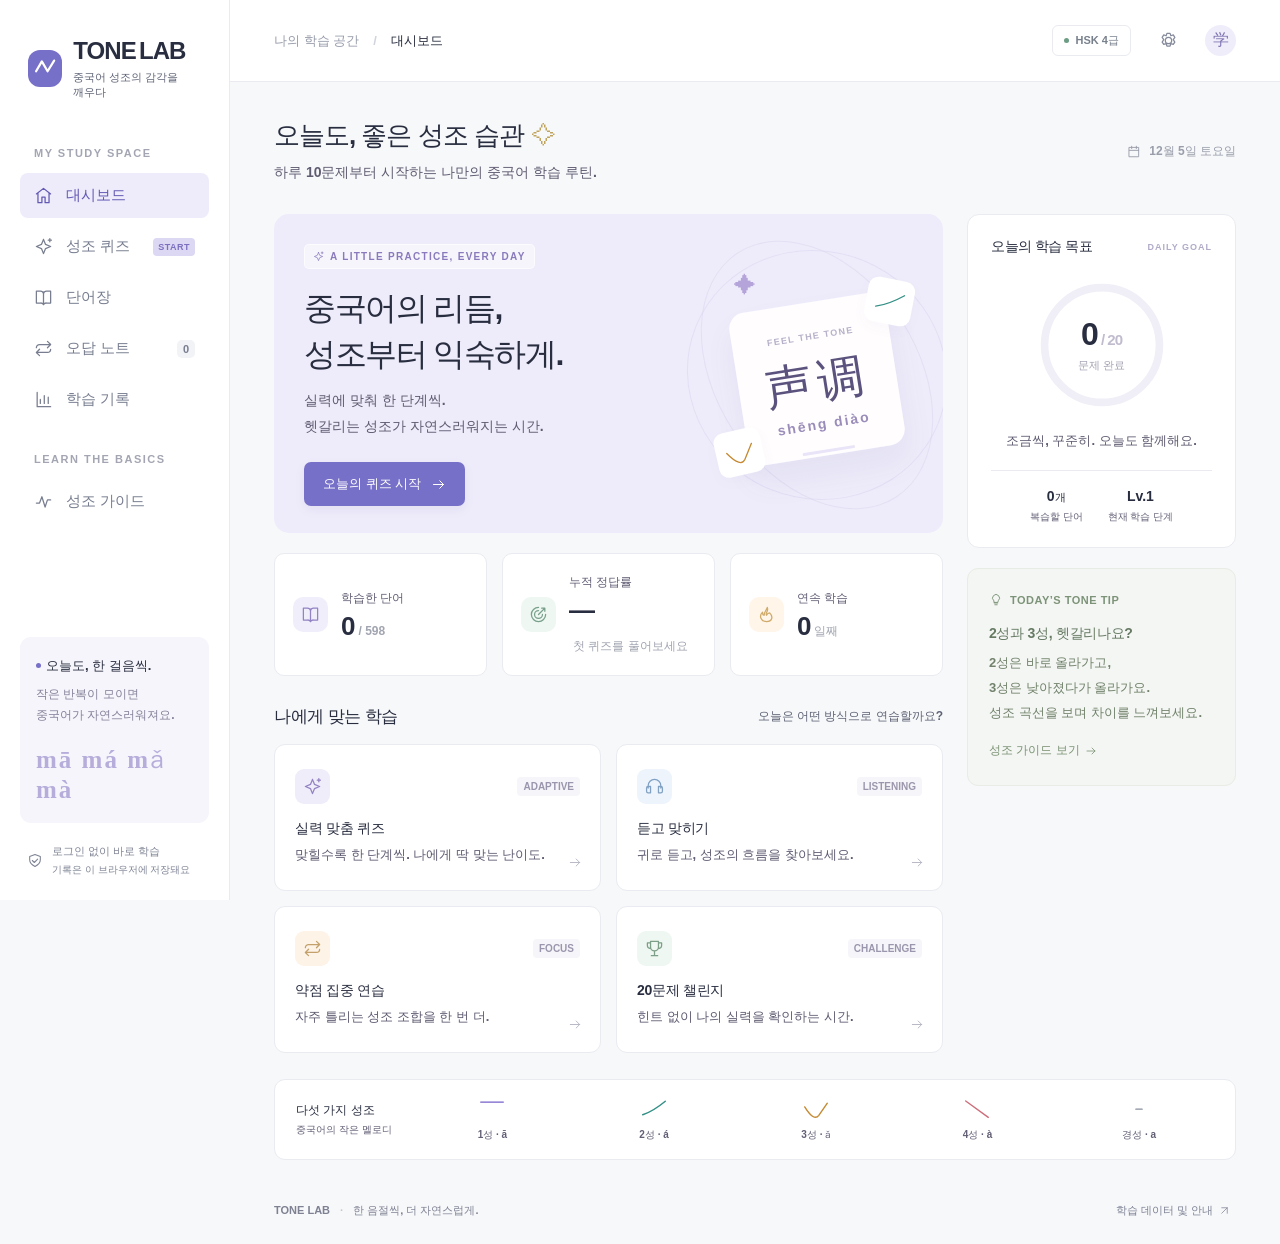
<file: tone-lab/index.html>
<!doctype html>
<html lang="ko">
<head>
<meta charset="UTF-8"><meta name="viewport" content="width=device-width, initial-scale=1, viewport-fit=cover">
<meta name="theme-color" content="#7770c8"><meta name="description" content="HSK 4급 중국어 성조를 매일 조금씩. 실력에 맞춘 퀴즈, 한국어 단어장, 오답 복습을 로그인 없이 시작하세요.">
<title>TONE LAB — 매일 조금씩, 중국어 성조</title>
<link rel="icon" href="./icon.svg" type="image/svg+xml"><link rel="stylesheet" href="./styles.css?v=readable3">
</head><body>
<a class="skip-link" href="#main">본문으로 이동</a>
<aside class="sidebar" id="sidebar"><a class="brand" href="#home" aria-label="TONE LAB 홈"><span class="brand-symbol" aria-hidden="true"><svg viewBox="0 0 32 32"><path d="M5 21 12 9 19 21 27 8"/></svg></span><span>TONE<span class="brand-light">LAB</span><small>중국어 성조의 감각을 깨우다</small></span></a>
<div class="nav-caption">MY STUDY SPACE</div><nav class="navigation" aria-label="주 메뉴">
<a href="#home" data-nav="home"><span data-icon="home"></span>대시보드</a>
<a href="#quiz" data-nav="quiz"><span data-icon="spark"></span>성조 퀴즈<span class="nav-pill">START</span></a>
<a href="#words" data-nav="words"><span data-icon="book"></span>단어장</a>
<a href="#review" data-nav="review"><span data-icon="repeat"></span>오답 노트<span id="review-badge" class="nav-count">0</span></a>
<a href="#stats" data-nav="stats"><span data-icon="chart"></span>학습 기록</a>
</nav><div class="nav-caption second">LEARN THE BASICS</div><nav class="navigation"><a href="#guide" data-nav="guide"><span data-icon="wave"></span>성조 가이드</a></nav>
<div class="sidebar-note"><span class="note-dot"></span><strong>오늘도, 한 걸음씩.</strong><p>작은 반복이 모이면<br>중국어가 자연스러워져요.</p><span class="note-curve" aria-hidden="true">mā má mǎ mà</span></div>
<div class="sidebar-footer"><span data-icon="shield"></span><span>로그인 없이 바로 학습<small>기록은 이 브라우저에 저장돼요</small></span></div></aside>
<div class="workspace"><header class="topbar"><div><span class="top-crumb">나의 학습 공간</span><span class="crumb-slash">/</span><strong id="page-name">대시보드</strong></div><div class="top-actions"><span class="course-badge"><span class="status-dot"></span>HSK 4급</span><button class="icon-button" data-action="settings" aria-label="학습 설정"><span data-icon="settings"></span></button><span class="avatar" aria-label="나의 학습 공간">学</span></div></header>
<main id="main" tabindex="-1"></main><footer class="page-footer"><span>TONE LAB <i>·</i> 한 음절씩, 더 자연스럽게.</span><button data-action="about">학습 데이터 및 안내<span data-icon="arrow-up-right"></span></button></footer></div>
<nav class="mobile-nav" aria-label="모바일 메뉴"><a href="#home" data-mobile="home"><span data-icon="home"></span>홈</a><a href="#quiz" data-mobile="quiz"><span data-icon="spark"></span>퀴즈</a><a href="#words" data-mobile="words"><span data-icon="book"></span>단어장</a><a href="#review" data-mobile="review"><span data-icon="repeat"></span>오답</a><a href="#stats" data-mobile="stats"><span data-icon="chart"></span>기록</a></nav>
<dialog id="modal"><div id="modal-content"></div></dialog><div class="toast" id="toast" role="status" aria-live="polite"></div>
<script type="module" src="./app.js?v=readable3"></script>
</body></html>
</file>
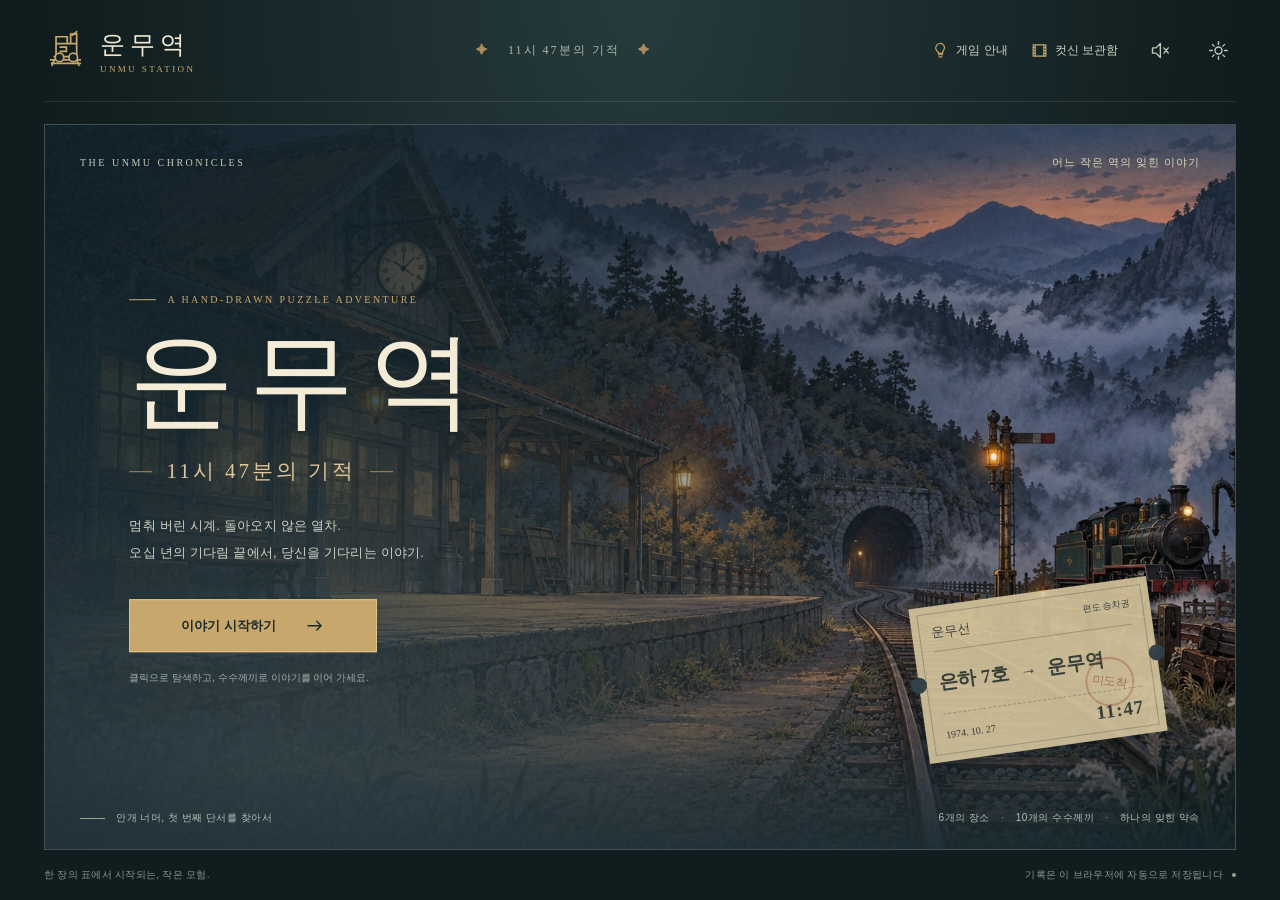
<file: unmu-station/index.html>
<!doctype html>
<html lang="ko">
<head>
  <meta charset="utf-8"/>
  <meta name="viewport" content="width=device-width,initial-scale=1"/>
  <meta name="theme-color" content="#142325"/>
  <meta name="description" content="안개 속 작은 역, 멈춰 버린 시계, 돌아오지 않은 열차. 열 개의 수수께끼로 잊힌 이야기를 되찾는 한국어 퍼즐 어드벤처."/>
  <title>운무역 — 11시 47분의 기적</title>
  <link rel="icon" type="image/svg+xml" href="assets/favicon.svg"/>
  <link rel="preload" as="image" href="assets/unmu-station.webp"/>
  <link rel="stylesheet" href="style.css?v=2"/>
</head>
<body>
  <div id="app" class="app-shell">
    <header class="masthead">
      <button class="brand" data-action="home" aria-label="운무역 첫 화면"><span class="brand-mark" id="brandMark"></span><span class="brand-name">운무역<span>UNMU STATION</span></span></button>
      <div class="masthead-center"><span class="tiny-star">✦</span> 11시 47분의 기적 <span class="tiny-star">✦</span></div>
      <nav class="header-tools" aria-label="게임 메뉴">
        <button class="text-tool" data-action="help"><span data-icon="hint"></span><span>게임 안내</span></button>
        <button class="text-tool" data-action="archive"><span data-icon="film"></span><span>컷신 보관함</span></button>
        <button class="icon-button" id="soundToggle" data-action="sound" aria-label="소리 켜기" aria-pressed="false"></button>
        <button class="icon-button" data-action="settings" aria-label="설정"><span data-icon="settings"></span></button>
      </nav>
    </header>

    <main>
      <section id="titleScreen" class="title-screen" aria-labelledby="gameTitle">
        <div class="cover-art"><img src="assets/unmu-station.webp" alt="희미한 등불을 밝힌 산골 운무역과 안개 너머의 증기기관차"/></div>
        <div class="cover-shade"></div><div class="mist mist-one"></div><div class="mist mist-two"></div><div class="grain"></div>
        <div class="cover-meta"><span>THE UNMU CHRONICLES</span><span>어느 작은 역의 잊힌 이야기</span></div>
        <div class="cover-copy">
          <div class="eyebrow"><i></i> A HAND-DRAWN PUZZLE ADVENTURE</div>
          <h1 id="gameTitle">운무역</h1>
          <div class="title-subtitle"><span></span>11시 47분의 기적<span></span></div>
          <p class="cover-logline">멈춰 버린 시계. 돌아오지 않은 열차.<br/>오십 년의 기다림 끝에서, 당신을 기다리는 이야기.</p>
          <div class="cover-actions">
            <button class="gold-button start-button" id="startButton" data-action="start">이야기 시작하기 <span data-icon="arrow"></span></button>
            <button class="continue-button" id="continueButton" data-action="continue" hidden>기록에서 이어하기 <span data-icon="chevron"></span></button>
          </div>
          <p class="start-note" id="saveStatus">클릭으로 탐색하고, 수수께끼로 이야기를 이어 가세요.</p>
        </div>
        <div class="cover-ticket" aria-label="은하 7호 승차권"><div class="ticket-edge"></div><div class="ticket-head">운무선 <span>편도 승차권</span></div><div class="ticket-route">은하 7호 <span>→</span> 운무역</div><div class="ticket-bottom"><span>1974. 10. 27</span><strong>11:47</strong></div><div class="ticket-stamp">미도착</div></div>
        <div class="cover-bottom"><span><span class="little-line"></span>안개 너머, 첫 번째 단서를 찾아서</span><span>6개의 장소 <b>·</b> 10개의 수수께끼 <b>·</b> 하나의 잊힌 약속</span></div>
      </section>

      <section id="gameScreen" class="game-screen" aria-label="게임 탐색" hidden>
        <div class="chapter-bar"><div><span class="eyebrow" id="chapterLabel"></span><h2 id="sceneTitle"></h2></div><div class="chapter-status"><div class="resource-bar"><span class="resource-score">기적 <strong id="totalScore" aria-live="polite">0</strong></span><span class="resource-tokens">힌트 토큰 <strong id="tokenCount" aria-live="polite">1</strong></span></div><div class="chapter-progress"><span class="progress-line"><i id="progressFill"></i></span><span id="progressCount">0 / 10</span><span class="subtle">수수께끼</span></div></div></div>
        <div class="exploration" id="exploration">
          <div id="sceneArt" class="scene-art"></div><div class="scene-vignette"></div><div class="mist scene-mist"></div><div class="grain"></div>
          <div class="scene-topline"><span id="sceneSubtitle"></span><button class="explore-toggle" id="exploreToggle" data-action="hotspots" aria-pressed="true"><span data-icon="eye"></span>조사 지점 표시</button></div>
          <div id="hiddenTokens" class="hidden-tokens"></div>
          <div id="hotspots" class="hotspots"></div>
          <div id="tokenEffects" class="token-effects" aria-hidden="true"></div>
          <div class="scene-bottomline"><span id="sceneObjective"></span><span class="scene-clock"><span data-icon="clock"></span>11:47</span></div>
        </div>
        <div class="dialogue-bar"><div id="dialoguePortrait" class="dialogue-portrait"></div><div class="dialogue-body"><div class="dialogue-name" id="dialogueName">한겨울</div><p id="dialogueText" aria-live="polite"></p></div><div class="dialogue-indicator" aria-hidden="true">◆</div></div>
        <div class="travel-bar"><div class="travel-heading"><span data-icon="map"></span><span>이동하기</span></div><nav id="sceneNav" aria-label="탐색 장소"></nav><button class="notebook-button" data-action="notebook"><span data-icon="book"></span>겨울의 수첩 <span class="note-count" id="noteCount">0</span></button></div>
      </section>
    </main>
    <footer class="site-footer"><span>한 장의 표에서 시작되는, 작은 모험.</span><span>기록은 이 브라우저에 자동으로 저장됩니다 <i class="save-dot"></i></span></footer>
  </div>
  <dialog id="overlay" class="overlay" aria-labelledby="modalTitle"></dialog>
  <dialog id="cutscenePlayer" class="cutscene-dialog" aria-label="이야기 컷신"></dialog>
  <div id="toast" class="toast" role="status" aria-live="polite"></div>
  <script type="module" src="app.js?v=3"></script>
</body>
</html>
</file>
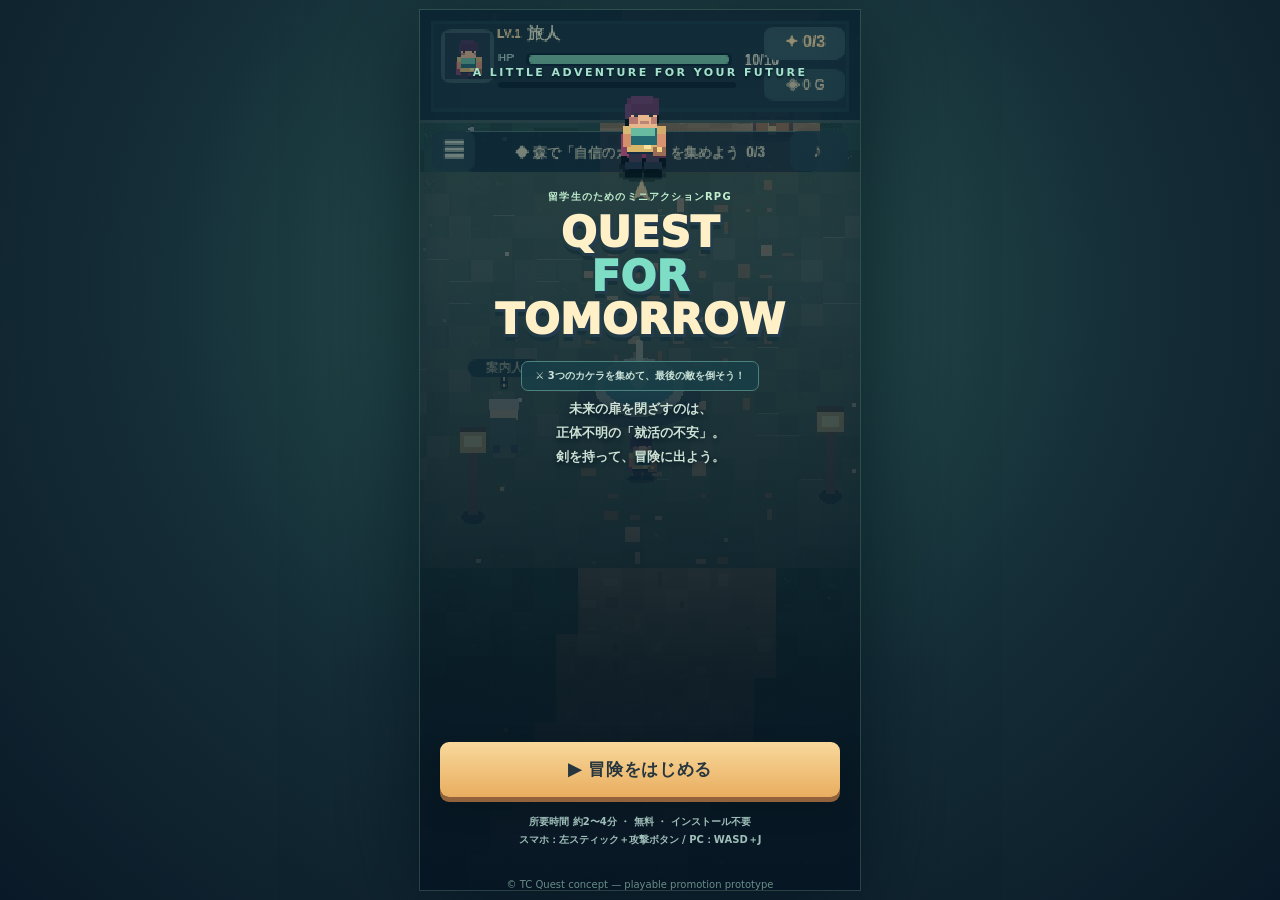
<file: full.html>
<!doctype html>
<html lang="ja">
<head>
<meta charset="utf-8">
<meta name="viewport" content="width=device-width,initial-scale=1,maximum-scale=1,user-scalable=no,viewport-fit=cover">
<meta name="theme-color" content="#102b33">
<meta name="tc-quest-version" content="7-mobile-compat">
<meta name="description" content="3分で遊べる、留学生のためのピクセルアクションRPG。モンスターを倒して自信のかけらを集めよう。">
<meta property="og:title" content="QUEST FOR TOMORROW | 未来をひらく小さな冒険">
<meta property="og:description" content="剣を手に取り、就活の不安に立ち向かえ。無料で遊べるミニRPG！">
<meta property="og:type" content="website">
<link rel="icon" type="image/png" href="[data-uri]">
<title>QUEST FOR TOMORROW — 就活の冒険</title>
<style>
:root{color-scheme:dark;--ink:#d8f0d9;--mint:#9eedd3;--gold:#f4cc81;--edge:#446866;--dark:#0b202b}*{box-sizing:border-box}html,body{height:100%;margin:0;overflow:hidden;background:radial-gradient(ellipse at 50% 32%,#2b5a54 0%,#152e38 54%,#0a1927 100%);color:var(--ink);font-family:'Hiragino Kaku Gothic ProN','Yu Gothic','Meiryo',system-ui,sans-serif}body{display:grid;place-items:center;touch-action:none}button{font:inherit;touch-action:manipulation}#shell{position:relative;display:block;width:min(100vw,calc(100dvh * .5),440px);aspect-ratio:1/2;max-height:100dvh;isolation:isolate;overflow:hidden;box-shadow:0 0 0 1px #618b7955,0 15px 95px #020e18aa; background:#1a3b42}canvas{display:block;width:100%;height:100%;image-rendering:pixelated;image-rendering:crisp-edges;touch-action:none}#shell::after{content:'';inset:0;position:absolute;pointer-events:none;z-index:3;box-shadow:inset 0 0 34px #091e2c58}#cover,#end,#pause{position:absolute;inset:0;z-index:5;display:flex;justify-content:center;align-items:center;padding:26px 20px 30px;background:linear-gradient(180deg,#09203066 0%,#102a39a8 30%,#081a25ee 76%,#061523f9 100%);text-align:center;overflow-y:auto}#cover[hidden],#end[hidden],#pause[hidden],#toast[hidden]{display:none}#cover{justify-content:space-between; flex-direction:column;padding-top:56px}#cover .brand{letter-spacing:.22em;color:#a5e2ce;text-transform:uppercase;font-size:11px;font-weight:900;text-shadow:0 2px 2px #051f24}.hero-glyph{width:32px;height:42px;background:url("[data-uri]") 0 0 no-repeat;image-rendering:pixelated;margin:30px auto 39px;transform:scale(2.15);display:block;filter:drop-shadow(0px 4px 0 #041922)}.main-title{font-size:clamp(29px,7vw,42px);letter-spacing:.005em;line-height:1.04;margin:0;color:#fff0c7;font-weight:1000;text-shadow:3px 3px 0 #233b4c,-2px 3px 0 #213c40,0 7px 0 #17313b}.main-title em{font-style:normal;color:#7dddc5}.mini-title{display:block;font-weight:800;letter-spacing:.12em;font-size:10px;color:#c0edce;margin:15px 0 7px}.sticker{display:inline-flex;align-items:center;gap:7px;padding:7px 13px;background:#193e47da;border:1px solid #4b827d;border-radius:7px;font-size:10px;color:#cbe3d9;margin-top:19px;font-weight:800}.story{font-weight:700;color:#cde2d5;font-size:13px;line-height:1.85;margin:6px auto 0;max-width:295px;text-shadow:0 2px 5px #061922}.inner-bottom{width:100%;padding-bottom:12px}.primary-btn,.outline-btn{width:100%;appearance:none;border:0;border-radius:9px;padding:16px 13px;background:linear-gradient(#f8d99c,#e9ad5f);color:#27363e;font-size:17px;font-weight:1000;letter-spacing:.04em;box-shadow:0 5px 0 #91623b,0 10px 22px #06151baa;cursor:pointer}.primary-btn:active{transform:translateY(3px);box-shadow:0 2px 0 #91623b}.outline-btn{background:#183c47;color:#d8f3e3;border:1px solid #548f7b;box-shadow:0 4px 0 #0c2330;font-size:13px;padding:13px}.tiny{margin:16px 0 0;color:#9fbeb9;font-size:10px;line-height:1.75;font-weight:600}.hud-chip{position:absolute;top:8px;left:9px;right:9px;display:flex;justify-content:space-between;font-size:10px;color:#d6f5e8;opacity:.85}#end{flex-direction:column;background:linear-gradient(180deg,#0b2237dd,#0e2f36f5 68%,#081b28ff)}.badge{font-size:11px;color:#eff9d9;background:#54724d;border:1px solid #aec78c;border-radius:6px;padding:7px 12px;font-weight:900;letter-spacing:.07em}.win-title{font-size:38px;color:#f5dc9b;line-height:1.14;margin:23px 0 5px;text-shadow:3px 4px 0 #334158}.win-desc{font-size:13px;color:#d0e5d8;line-height:1.95;margin:16px 0 25px}.cta-card{background:#1b4149;border:1px solid #639e88;border-radius:12px;padding:17px 14px;width:100%;max-width:330px;box-shadow:0 7px 0 #0b2934}.cta-card h3{font-size:21px;color:#f7e5b7;margin:5px 0 7px}.cta-card p{font-size:11px;line-height:1.65;margin:0 0 15px;color:#d0e9db}.cta-card .primary-btn{font-size:14px;padding:13px}.secondary-action{background:none;border:none;color:#9fccc0;text-decoration:underline;font-weight:800;font-size:12px;cursor:pointer;margin-top:24px}#pause{flex-direction:column;gap:14px}#pause h2{font-size:25px;margin:0;color:#f6dda2}#pause p{font-size:12px;line-height:1.9;max-width:295px}#pause button{max-width:270px}#toast{position:absolute;top:106px;left:50%;transform:translateX(-50%);padding:9px 12px;border:1px solid #b9e4bf;background:#1f5055ed;color:#fff0c5;font-size:12px;white-space:nowrap;z-index:7;border-radius:6px;font-weight:900}#links{position:fixed;bottom:10px;color:#739b93;opacity:.9;font-size:10px;pointer-events:none}@media(max-width:480px){#links{display:none}#cover{padding-top:35px}.hero-glyph{margin:23px auto 30px}.story{font-size:12px}.sticker{margin-top:12px}.mini-title{margin-top:8px}}@media(prefers-reduced-motion:reduce){*{scroll-behavior:auto}}
</style>
</head>
<body>
<div id="shell" aria-label="TC Passport promotion RPG">
  <canvas id="game" width="320" height="640" aria-label="アクションRPGゲーム画面"></canvas>
  <div id="cover">
    <div>
      <div class="brand">A LITTLE ADVENTURE FOR YOUR FUTURE</div>
      <div class="hero-glyph" role="img" aria-label="主人公のピクセルキャラクター"></div>
      <span class="mini-title">留学生のためのミニアクションRPG</span>
      <h1 class="main-title">QUEST<br><em>FOR</em> TOMORROW</h1>
      <div class="sticker">⚔ 3つのカケラを集めて、最後の敵を倒そう！</div>
      <p class="story">未来の扉を閉ざすのは、<br>正体不明の「就活の不安」。<br>剣を持って、冒険に出よう。</p>
    </div>
    <div class="inner-bottom">
      <button class="primary-btn" id="start">▶ 冒険をはじめる</button>
      <div class="tiny">所要時間 約2〜4分 ・ 無料 ・ インストール不要<br>スマホ：左スティック＋攻撃ボタン / PC：WASD＋J</div>
    </div>
  </div>
  <div id="end" hidden>
    <span class="badge">✦ QUEST CLEARED ✦</span>
    <h2 class="win-title">未来への扉が<br>ひらいた！</h2>
    <p class="win-desc">不安を超えて、一歩前へ。<br>ゲームの冒険はここで終わり。<br>本当の就活冒険は、ここから始まる。</p>
    <section class="cta-card"><div style="font-size:10px;letter-spacing:.2em;color:#a4dfcc;font-weight:900">NEXT ADVENTURE</div><h3>TC パスポート</h3><p>留学生の就活を、もっと自分らしく。<br>情報や活動記録を、未来のチカラに。</p><button id="register" class="primary-btn">TCパスポートを見てみる ↗</button></section>
    <button class="secondary-action" id="again">もう一度あそぶ ↻</button>
    <p class="tiny">本ゲーム内のコイン・経験値はゲーム専用で、<br>TCパスポート本体のポイントとは関係ありません。</p>
  </div>
  <div id="pause" hidden><h2>冒険のもちもの</h2><p id="inventory">ロード中...</p><button id="resume" class="primary-btn">▶ つづける</button><button id="restart" class="outline-btn">↻ はじめから</button></div>
  <div id="toast" role="status" hidden></div>
</div>
<div id="links">© TC Quest concept — playable promotion prototype</div>
<script>window.__tcEmbeddedAssets={"world.jpg":"[data-uri]","chest.png":"[data-uri]","wisp.png":"[data-uri]","bat.png":"[data-uri]","slime.png":"[data-uri]","hero.png":"[data-uri]","favicon.png":"[data-uri]","boss.png":"[data-uri]"};</script>
<script>'use strict';
// TC Quest — an entirely self-contained mobile-first Canvas action RPG.
// Please verify this destination with the TC Passport project owner before publishing.
const REGISTER_URL = 'https://student.passfolio.world/m/success/login';
const W=320,H=640, WORLD_W=832,WORLD_H=1824,TAU=Math.PI*2;
const canvas=document.getElementById('game'),ctx=canvas.getContext('2d',{alpha:false});ctx.imageSmoothingEnabled=false;
const $=s=>document.querySelector(s);
const images={};const files={world:'world.jpg',hero:'hero.png',slime:'slime.png',bat:'bat.png',wisp:'wisp.png',boss:'boss.png',chest:'chest.png'};
let runId=0;let ready=false,playing=false,ended=false,paused=true,last=0,elapsed=0,anim=0,cam={x:250,y:940},shakes=0,flash=0,toastLeft=0,toastText='',soundOn=true,audioCtx=null;
const rnd=(a,b)=>a+Math.random()*(b-a), clamp=(n,a,b)=>Math.max(a,Math.min(b,n)),dist=(a,b)=>Math.hypot(a.x-b.x,a.y-b.y),mix=(a,b,t)=>a+(b-a)*t;
let enemies=[],drops=[],sparks=[],texts=[],shots=[],decor=[],player,boss,chests,npc,completed=false,missingTip=0;
let input={keys:{},joy:{id:null,ox:65,oy:559,dx:0,dy:0},ptrs:new Map()};
function analytic(event){window.dispatchEvent(new CustomEvent('tcquest:'+event,{detail:{level:player?.level||1,elapsed:Math.round(elapsed),shards:player?.shards||0}}));}
function beep(p=440,seconds=.08,type='square',volume=.035){if(!soundOn)return;try{if(!audioCtx)audioCtx=new (window.AudioContext||window.webkitAudioContext)();if(audioCtx.state==='suspended')audioCtx.resume();let o=audioCtx.createOscillator(),g=audioCtx.createGain();o.type=type;o.frequency.setValueAtTime(p,audioCtx.currentTime);o.frequency.exponentialRampToValueAtTime(Math.max(100,p*.65),audioCtx.currentTime+seconds);g.gain.setValueAtTime(volume,audioCtx.currentTime);g.gain.exponentialRampToValueAtTime(.0001,audioCtx.currentTime+seconds);o.connect(g);g.connect(audioCtx.destination);o.start();o.stop(audioCtx.currentTime+seconds+.01)}catch(e){}}
function haptic(ms=13){try{if(navigator.vibrate)navigator.vibrate(ms)}catch(e){}}
function message(s,secs=2.7){toastText=s;toastLeft=secs}
function floatText(x,y,s,col='#fff4c5',vel=-21){texts.push({x,y,t:s,c:col,age:0,life:.88,vel})}
function particles(x,y,n,colors,speed=80){for(let i=0;i<n;i++){let a=rnd(0,TAU),sp=rnd(speed*.3,speed);sparks.push({x,y,vx:Math.cos(a)*sp,vy:Math.sin(a)*sp,age:0,life:rnd(.2,.65),sz:Math.random()>.5?2:3,c:colors[Math.floor(Math.random()*colors.length)]})}}
function initialWorld(){
  player={x:413,y:1443,dir:0,lookX:0,lookY:-1,vx:0,vy:0,speed:125,hp:10,maxHP:10,level:1,xp:0,nextXp:14,atk:2,armor:0,sword:false,shield:false,coins:0,potions:2,shards:0,ifr:0,atkTime:0,atkCooldown:0,dashTime:0,dashCooldown:0,healCooldown:0,score:0,slain:0,kills:0};
  enemies=[
   mob('slime',424,1090,0),mob('slime',530,955),mob('bat',312,865,1),mob('slime',465,785),mob('wisp',395,605,2),mob('bat',504,542),
   mob('slime',326,955),mob('bat',554,695)
  ];
  boss=mob('boss',416,253);boss.active=false;boss.spawned=false;boss.hp=46;boss.maxHP=46;boss.cool=.6;boss.orbit=0;boss.name='不安の魔王';
  chests=[{x:509,y:1195,opened:false,type:'sword'},{x:280,y:780,opened:false,type:'heal'},{x:561,y:533,opened:false,type:'shield'}];
  npc={x:314,y:1417};
  drops=[];sparks=[];texts=[];shots=[];elapsed=0;completed=false;missingTip=0;shakes=0;flash=0;
  cam={x:clamp(player.x-W/2,0,WORLD_W-W),y:clamp(player.y-345,0,WORLD_H-H)};
}
function mob(type,x,y,shard=-1){let p={slime:{hp:6,speed:39,dmg:1,r:14,exp:7},bat:{hp:5,speed:65,dmg:1,r:15,exp:9},wisp:{hp:8,speed:42,dmg:2,r:14,exp:12},boss:{hp:46,speed:40,dmg:2,r:30,exp:70}}[type];return {type,x,y,homeX:x,homeY:y,hp:p.hp,maxHP:p.hp,speed:p.speed,dmg:p.dmg,r:p.r,exp:p.exp,shard,hitFlash:0,cool:rnd(.1,.7),phase:rnd(0,TAU),active:true,stun:0,bumpX:0,bumpY:0,dead:false,charging:0,windup:0,orbit:0}}
function load(){let count=0;Object.entries(files).forEach(([key,src])=>{
 let im=new Image();im.onload=()=>{images[key]=im;
  if(++count===Object.keys(files).length){ready=true;initialWorld();try{paint()}catch(error){showFatal(error)}}};
 im.onerror=()=>{console.warn('Asset failed',src);count++;
  if(count===Object.keys(files).length&&!ready){
   const btn=document.getElementById('start');if(btn)btn.textContent='画像を読み込めませんでした';
   showFatal(new Error('Game image load failure: '+src));
  }};
 im.src=(window.__tcEmbeddedAssets&&window.__tcEmbeddedAssets[src])||('assets/'+src)
})}
function begin(){runId++;if(!ready){message('少しお待ちください…');return;}initialWorld();playing=true;paused=false;ended=false;$('#cover').hidden=true;$('#end').hidden=true;$('#pause').hidden=true;last=performance.now();
 try{paint()}catch(error){showFatal(error);return}
 beep(700,.12,'triangle');analytic('start')}
function finish(){if(ended)return;ended=true;paused=true;playing=false;beep(900,.22,'triangle',.07);setTimeout(()=>beep(1150,.25,'triangle'),170);setTimeout(()=>beep(1500,.3,'triangle'),370);$('#end').hidden=false;analytic('boss')}
$('#start').addEventListener('click',begin);$('#again').addEventListener('click',()=>{analytic('restart');begin()});$('#register').addEventListener('click',()=>{analytic('cta');window.location.assign(REGISTER_URL)});
$('#resume').addEventListener('click',()=>{paused=false;$('#pause').hidden=true;last=performance.now()});$('#restart').addEventListener('click',begin);
function inventory(){if(!playing||ended)return;paused=!paused;$('#pause').hidden=!paused;$('#inventory').innerHTML=`<b style="color:#f9dda2">レベル ${player.level}</b> ・ ${player.coins} G<br>⚔ 剣：${player.sword?'冒険者の剣':'木の棒'}<br>🛡 防具：${player.shield?'森の盾':'なし'}<br>✚ 回復ポーション：${player.potions}個<br>✦ 自信のカケラ：${player.shards}/3<br><br><small>PC：WASD 移動 / J 攻撃 / Shift 回避 / Q 回復 / E 拾う</small>`;if(paused)beep(440,.07,'sine')}
function heal(){if(!playing||paused||player.healCooldown>0||player.potions<=0||player.hp>=player.maxHP)return;player.potions--;player.hp=Math.min(player.maxHP,player.hp+6);player.healCooldown=.6;particles(player.x,player.y-15,18,['#73edba','#e6f7b5','#f7d6ab'],65);floatText(player.x,player.y-35,'+6 HP','#b6ffc6');beep(880,.17,'sine')}
function dash(){if(!playing||paused||player.dashCooldown>0)return;let dx=player.vx||player.lookX,dy=player.vy||player.lookY;let len=Math.hypot(dx,dy)||1;player.dashX=dx/len;player.dashY=dy/len;player.dashTime=.21;player.dashCooldown=1.55;player.ifr=Math.max(player.ifr,.3);particles(player.x,player.y+8,8,['#bcf4df','#5ca59c','#e4cc8e'],35);beep(280,.09,'sawtooth')}
function strike(){if(!playing||paused||player.atkCooldown>0)return;player.atkCooldown=player.sword?.35:.5;player.atkTime=.19;let count=0,dx=player.lookX,dy=player.lookY;let len=Math.hypot(dx,dy)||1;dx/=len;dy/=len;
 const all=[...enemies.filter(e=>!e.dead),...(boss.spawned&&!boss.dead?[boss]:[])];
 for(let e of all){let vx=e.x-player.x,vy=e.y-player.y,d=Math.hypot(vx,vy);if(d<(player.sword?63:49)+e.r*.45&&(d===0||(vx*dx+vy*dy)/d > -.14)){
  let harm=player.atk+(Math.random()<.1?2:0);e.hp-=harm;e.hitFlash=.13;e.stun=.18;e.bumpX=(vx/(d||1))*23;e.bumpY=(vy/(d||1))*23;floatText(e.x,e.y-30,''+harm,'#fff3bd');particles(e.x,e.y-10,9,['#ffe89e','#e5ac65','#fef5dd','#c7d0bd'],65);count++;if(e.hp<=0)kill(e)
 }}
 if(count){haptic(16);shakes=Math.max(shakes,1.7);beep(185,.085,'sawtooth',.047)}else beep(330,.07,'triangle',.025);
}
function kill(e){if(e.dead)return;e.dead=true;if(e.type==='boss'){shakes=12;particles(e.x,e.y,85,['#ffe2a2','#a3f7d6','#c8b7f3','#ffffff'],180);const id=runId;setTimeout(()=>{if(runId===id)finish()},1400);}player.slain++;player.kills++;shakes=Math.max(shakes,2.3);particles(e.x,e.y,24,e.type==='bat'?['#bd8dd5','#746baf','#e4c0ea']:['#8ce5c5','#f8d992','#f4f6bf','#4aaea0'],90);beep(750,.1,'triangle');drops.push({x:e.x,y:e.y-9,type:'xp',count:e.exp,age:0});if(e.shard>=0){drops.push({x:e.x+10,y:e.y-10,type:'shard',age:0});}else if(Math.random()<.65){drops.push({x:e.x-6,y:e.y+2,type:'coin',age:0,count:3+Math.floor(Math.random()*5)})}if(Math.random()<.18)drops.push({x:e.x+12,y:e.y,type:'heal',age:0});}
function interact(){if(!playing||paused)return;
 let near=chests.find(c=>!c.opened&&dist(c,player)<53);
 if(near){near.opened=true;shakes=1.2;particles(near.x,near.y,38,['#f5d087','#fff2c1','#92f6b9','#77dfc4'],100);beep(970,.23,'triangle');
 if(near.type==='sword'){player.sword=true;player.atk=3;message('⚔ 「冒険者の剣」を手に入れた！',3.5);floatText(near.x,near.y-38,'POWER UP!','#ffeab4')}
 if(near.type==='shield'){player.shield=true;player.armor=.35;message('🛡 「森の盾」を装備した！',3.5)}
 if(near.type==='heal'){player.potions+=2;message('✚ 回復ポーション ×2 を入手！',3.5)}return;
 }
 if(dist(player,npc)<55){message('長老：剣を手に、森でカケラを3つ集めよう！',3.8);beep(550,.08,'sine');return;}
 if(player.y<530&&player.shards<3){message(`あと${3-player.shards}個のカケラで門が開くよ！`,2.5);return;}
}
function hitPlayer(n,how=1){if(player.ifr>0||player.dashTime>0||paused)return;player.hp-=how;player.ifr=.95;shakes=4;flash=.3;particles(player.x,player.y-10,17,['#ffb6ac','#f6d4af','#b4527d'],80);floatText(player.x,player.y-38,'-'+how,'#ffb7ad');beep(115,.25,'sawtooth',.06);haptic(90);if(player.hp<=0){player.hp=player.maxHP;player.x=413;player.y=1443;player.ifr=1.6;player.potions=Math.max(1,player.potions);message('力尽きた…村からもう一度挑戦！',3.4);shots=[];if(boss.spawned&&!boss.dead){boss.hp=boss.maxHP;boss.x=416;boss.y=253}/* preserve collected equipment and shards */}}
function gainXp(n){player.xp+=n;while(player.xp>=player.nextXp){player.xp-=player.nextXp;player.level++;player.nextXp=Math.round(player.nextXp*1.48);player.maxHP+=2;player.hp=Math.min(player.maxHP,player.hp+3);player.atk+=player.level%2===0?1:0;floatText(player.x,player.y-42,'LEVEL UP!','#ffeea4');particles(player.x,player.y,32,['#f6db93','#b1f5cb','#fff2be'],110);beep(1200,.21,'triangle') }}
function pick(d){if(d.dead)return;d.dead=true;if(d.type==='xp'){gainXp(d.count);beep(680,.05,'sine',.015)}else if(d.type==='coin'){player.coins+=d.count;floatText(d.x,d.y-22,'+'+d.count+'G','#f6d781');beep(630,.07,'sine',.022)}else if(d.type==='shard'){player.shards++;message(`自信のカケラ ${player.shards}/3 を入手！`,2.8);floatText(d.x,d.y-35,'✦ カケラGET','#8df6de');particles(d.x,d.y,34,['#e4fbbb','#94ffdb','#f6deb3'],110);beep(880,.24,'triangle');haptic(18);analytic('shard');if(player.shards===3){message('✦ 3つ揃った！北の遺跡へ向かおう！',3.5)}}else if(d.type==='heal'){player.potions++;message('✚ ポーションを入手！',2);beep(900,.11,'sine')}}
function startBoss(){if(boss.spawned)return;boss.spawned=true;boss.active=true;boss.x=416;boss.y=253;boss.hp=boss.maxHP;boss.cool=.9;message('⚡ 不安の魔王が現れた！',3.8);particles(416,253,50,['#cb8edf','#e9a6da','#7a8bd7'],130);shakes=5;beep(155,.5,'sawtooth')}
function update(dt){if(!playing||paused||!ready)return;elapsed+=dt;anim+=dt;
 player.ifr=Math.max(0,player.ifr-dt);player.atkTime=Math.max(0,player.atkTime-dt);player.atkCooldown=Math.max(0,player.atkCooldown-dt);player.dashCooldown=Math.max(0,player.dashCooldown-dt);player.dashTime=Math.max(0,player.dashTime-dt);player.healCooldown=Math.max(0,player.healCooldown-dt);toastLeft=Math.max(0,toastLeft-dt);shakes*=Math.pow(.08,dt);flash=Math.max(0,flash-dt);
 let x=0,y=0;if(input.keys.KeyW||input.keys.ArrowUp)y--;if(input.keys.KeyS||input.keys.ArrowDown)y++;if(input.keys.KeyA||input.keys.ArrowLeft)x--;if(input.keys.KeyD||input.keys.ArrowRight)x++;
 if(input.joy.id!==null){x+=input.joy.dx;y+=input.joy.dy}let len=Math.hypot(x,y);if(len>.15){x/=len;y/=len;player.lookX=x;player.lookY=y;if(Math.abs(x)>Math.abs(y)*1.25)player.dir=2;else player.dir=y>0?0:1}
 player.vx=x;player.vy=y;let speed=player.dashTime>0?340:player.speed;
 if(player.dashTime>0){x=player.dashX;y=player.dashY;if(Math.random()<.75)particles(player.x,player.y+5,2,['#b4ebce','#e1da95'],15)}
 player.x=clamp(player.x+x*speed*dt,32,WORLD_W-32);player.y=clamp(player.y+y*speed*dt,67,1496);
 if(player.y<489&&player.shards<3){player.y=489;if(missingTip<=0){message('遺跡の封印…まずカケラを3つ！',2.6);missingTip=5}}
 missingTip-=dt;
 let wantX=clamp(player.x-W/2,0,WORLD_W-W),wantY=clamp(player.y-346,0,WORLD_H-H);let ease=1-Math.exp(-dt*9);cam.x=mix(cam.x,wantX,ease);cam.y=mix(cam.y,wantY,ease);
 for(let c of enemies){if(c.dead)continue;c.phase+=dt*3;c.cool-=dt;c.hitFlash=Math.max(0,c.hitFlash-dt);c.stun=Math.max(0,c.stun-dt);
  if(c.stun>0){c.x+=c.bumpX*dt*2;c.y+=c.bumpY*dt*2;continue;}
  let d=Math.hypot(c.x-player.x,c.y-player.y);if(d<225&&d>c.r+13){let vx=(player.x-c.x)/d,vy=(player.y-c.y)/d;c.x+=vx*c.speed*dt;c.y+=vy*c.speed*dt}else if(d>=225){c.x+=Math.cos(c.phase*.55)*(c.speed*.13)*dt;c.y+=Math.sin(c.phase*.7)*(c.speed*.13)*dt}
  if(d<c.r+13&&c.cool<=0){hitPlayer(c,c.dmg);c.cool=1.13}
 }
 if(player.shards>=3&&player.y<485)startBoss();
 if(boss.spawned&&!boss.dead){let b=boss;b.phase+=dt*2;b.hitFlash=Math.max(0,b.hitFlash-dt);b.stun=Math.max(0,b.stun-dt);b.cool-=dt;let d=Math.hypot(b.x-player.x,b.y-player.y),dirx=(player.x-b.x)/(d||1),diry=(player.y-b.y)/(d||1);
  if(b.stun<=0){if(b.windup>0){b.windup-=dt;if(b.windup<=0){let n=b.hp<b.maxHP*.5?10:7;for(let j=0;j<n;j++){let a=TAU*j/n+anim*.24;shots.push({x:b.x,y:b.y,vx:Math.cos(a)*99,vy:Math.sin(a)*99,life:3.3,r:6,age:0})}beep(250,.25,'sawtooth');shakes=2.8;b.cool=1.9}}else if(d>85){b.x+=dirx*b.speed*dt;b.y+=diry*b.speed*dt}
   if(b.windup<=0&&b.cool<=0){b.windup=.67;message('⚠ 魔王の波動がくる！回避して！',1.2);b.cool=3}
   if(d<b.r+14&&b.cool<=0){hitPlayer(b,2);b.cool=1.3}
  }}
 for(let s of shots){s.x+=s.vx*dt;s.y+=s.vy*dt;s.life-=dt;s.age+=dt;if(Math.hypot(s.x-player.x,s.y-player.y)<s.r+11){hitPlayer(s,1);s.life=0}}
 shots=shots.filter(s=>s.life>0);
 for(let d of drops){if(d.dead)continue;d.age+=dt;let dx=player.x-d.x,dy=player.y-d.y,len=Math.hypot(dx,dy);if(len<78){d.x+=dx/Math.max(len,1)*(190-len)*dt;d.y+=dy/Math.max(len,1)*(190-len)*dt}if(len<18)pick(d)}drops=drops.filter(d=>!d.dead);
 for(let p of sparks){p.x+=p.vx*dt;p.y+=p.vy*dt;p.vy+=65*dt;p.age+=dt}sparks=sparks.filter(p=>p.age<p.life);
 for(let t of texts){t.y+=t.vel*dt;t.age+=dt}texts=texts.filter(t=>t.age<t.life);

}
function image(name,x,y,sx=1,sy=1,frame=0,row=0,fw=0,fh=0){let im=images[name];if(!im)return;ctx.save();ctx.translate(Math.round(x),Math.round(y));ctx.scale(sx,sy);if(fw){ctx.drawImage(im,Math.round(frame*fw),Math.round(row*fh),fw,fh,Math.round(-fw/2),Math.round(-fh),fw,fh)}else ctx.drawImage(im,Math.round(-im.width/2),Math.round(-im.height),im.width,im.height);ctx.restore()}
function txt(s,x,y,size=10,color='#d9f0d8',align='left',stroke=false){ctx.textAlign=align;ctx.textBaseline='middle';ctx.font=`900 ${size}px 'Hiragino Kaku Gothic ProN','Yu Gothic',sans-serif`;if(stroke){ctx.lineWidth=3;ctx.strokeStyle='#122e39';ctx.strokeText(s,x,y)}ctx.fillStyle=color;ctx.fillText(s,x,y)}
function rect(x,y,w,h,c){ctx.fillStyle=c;ctx.fillRect(Math.round(x),Math.round(y),Math.round(w),Math.round(h))}
function ring(x,y,r,color,width=2){ctx.strokeStyle=color;ctx.lineWidth=width;ctx.beginPath();ctx.arc(x,y,r,0,TAU);ctx.stroke()}
function pill(x,y,w,h,color){
 const rad=Math.max(0,Math.min(8,h/2,w/2));
 ctx.fillStyle=color;ctx.beginPath();ctx.moveTo(x+rad,y);ctx.lineTo(x+w-rad,y);
 ctx.quadraticCurveTo(x+w,y,x+w,y+rad);ctx.lineTo(x+w,y+h-rad);
 ctx.quadraticCurveTo(x+w,y+h,x+w-rad,y+h);ctx.lineTo(x+rad,y+h);
 ctx.quadraticCurveTo(x,y+h,x,y+h-rad);ctx.lineTo(x,y+rad);
 ctx.quadraticCurveTo(x,y,x+rad,y);ctx.closePath();ctx.fill();
}
function worldPos(x,y){return{x:x-cam.x,y:y-cam.y}}
function glow(x,y,r,col){let grad=ctx.createRadialGradient(x,y,1,x,y,r);grad.addColorStop(0,col);grad.addColorStop(1,'#ffffff00');ctx.fillStyle=grad;ctx.beginPath();ctx.arc(x,y,r,0,TAU);ctx.fill()}
function npcDraw(){const p=worldPos(npc.x,npc.y);if(p.y<-80||p.y>H+80)return;rect(p.x-9,p.y-23,18,22,'#b7a27f');rect(p.x-10,p.y-33,20,12,'#e6c9a0');rect(p.x-11,p.y-36,22,8,'#c7c1a7');rect(p.x-10,p.y-22,19,22,'#536b61');rect(p.x-8,p.y-3,5,6,'#3a4c55');rect(p.x+5,p.y-3,5,6,'#3a4c55');txt('!',p.x,p.y-50,17,'#ffe5a3','center',true);pill(p.x-26,p.y-65,52,13,'#163a40');txt('案内人',p.x,p.y-58,9,'#e3dfb2','center')}
function drawEnemies(){let objs=[...enemies.filter(e=>!e.dead),...(boss.spawned&&!boss.dead?[boss]:[])];objs.sort((a,b)=>a.y-b.y);for(let e of objs){let p=worldPos(e.x,e.y);if(p.x<-80||p.x>W+80||p.y<-100||p.y>H+100)continue;let bob=Math.sin(e.phase*2)*1.5;
  if(e.type==='slime')image('slime',p.x,p.y+bob,1,1,Math.floor(anim*5)%3,0,42,34);
  if(e.type==='bat')image('bat',p.x,p.y+bob-7,1,1,Math.floor(anim*7)%3,0,50,38);
  if(e.type==='wisp'){glow(p.x,p.y-17,36,'#6fc4c355');image('wisp',p.x,p.y+bob,1,1,Math.floor(anim*4)%3,0,34,44)}
  if(e.type==='boss'){glow(p.x,p.y-44,93,e.windup>0?'#cf5ad744':'#7fc9c022');image('boss',p.x,p.y+bob,1,1,Math.floor(anim*3)%3,0,76,82);if(e.windup>0){ring(p.x,p.y-40,(1-e.windup/.67)*40,'#f9abc5',3);ctx.fillStyle='#ffa9ba44';ctx.beginPath();ctx.arc(p.x,p.y-37,38,0,TAU);ctx.fill()}}
  if(e.hitFlash>0){ctx.fillStyle='#fff6d2';ctx.globalAlpha=Math.min(.5,e.hitFlash*3);rect(p.x-e.r,p.y-35,e.r*2,30,'#ffffff');ctx.globalAlpha=1}
  if(e.type!=='boss'&&e.hp<e.maxHP){rect(p.x-15,p.y-48,30,4,'#17313b');rect(p.x-14,p.y-47,28*e.hp/e.maxHP,2,'#dcb877')}
 }}
function drawPlayer(){let p=worldPos(player.x,player.y),walk=Math.hypot(player.vx,player.vy)>.15;let f=walk?Math.floor(anim*8)%4:0;let flip=player.dir===2&&player.lookX<0?-1:1;
 if(player.ifr>0&&Math.floor(anim*19)%2===0)ctx.globalAlpha=.48;
 image('hero',p.x,p.y,flip,1,f,player.dir,32,42);ctx.globalAlpha=1;
 // visible sword and shield in the hero's hands
 if(player.sword){ctx.save();ctx.translate(p.x,p.y-19);let swing=player.atkTime>0?Math.sin((.19-player.atkTime)/.19*Math.PI)*.8:0;ctx.rotate(Math.atan2(player.lookY,player.lookX)+Math.PI/2+swing);rect(-2,-19,4,21,'#acc9c6');rect(-2,-19,3,16,'#eef7e0');rect(-5,-2,10,3,'#f3cd7d');rect(-2,1,4,7,'#74504b');ctx.restore()}
 if(player.shield){ctx.save();ctx.translate(p.x-14,p.y-19);ctx.rotate(Math.sin(anim*3)*.05);ctx.beginPath();ctx.moveTo(-6,-9);ctx.lineTo(6,-9);ctx.lineTo(7,1);ctx.lineTo(0,9);ctx.lineTo(-7,1);ctx.closePath();ctx.fillStyle='#c9a26c';ctx.fill();ctx.strokeStyle='#385966';ctx.lineWidth=2;ctx.stroke();rect(-2,-5,4,10,'#7cc6b1');ctx.restore()}
 if(player.atkTime>0){let ang=Math.atan2(player.lookY,player.lookX);let prog=1-player.atkTime/.19;ctx.save();ctx.translate(p.x,p.y-15);ctx.rotate(ang);ctx.lineWidth=9*(1-prog*.7);ctx.strokeStyle='#f5e5a5';ctx.globalAlpha=(1-prog)*.92;ctx.beginPath();ctx.arc(0,0,37,-1.1+prog*.7,.8+prog*.9);ctx.stroke();ctx.lineWidth=3;ctx.strokeStyle='#ffffff';ctx.beginPath();ctx.arc(0,0,47,-.82+prog*.8,.76+prog*.8);ctx.stroke();ctx.restore()}
}
function drawChests(){for(let c of chests){let p=worldPos(c.x,c.y);if(p.y<-50||p.y>H+50)continue;image('chest',p.x,p.y,1,1,c.opened?1:0,0,36,36);if(!c.opened){glow(p.x,p.y-21,27,'#eeca7944');if(Math.sin(anim*3)>0)txt('✦',p.x,p.y-43,12,'#f4d986','center',true)}}}
function drawDrops(){for(let d of drops){let p=worldPos(d.x,d.y),bob=Math.sin(anim*5+d.age*3)*3;if(d.type==='xp'){glow(p.x,p.y,15,'#7bded155');rect(p.x-4,p.y-5+bob,8,8,'#58cead');rect(p.x-2,p.y-7+bob,4,4,'#ddf7c0')}else if(d.type==='shard'){glow(p.x,p.y,28,'#c2ffe477');ctx.fillStyle='#f6e9b0';ctx.beginPath();ctx.moveTo(p.x,p.y-14+bob);ctx.lineTo(p.x+9,p.y+bob);ctx.lineTo(p.x,p.y+13+bob);ctx.lineTo(p.x-9,p.y+bob);ctx.fill();rect(p.x-2,p.y-8+bob,4,14,'#6bdbbc')}else if(d.type==='coin'){rect(p.x-6,p.y-6+bob,12,12,'#ad7f4c');rect(p.x-4,p.y-7+bob,9,13,'#f7d786');txt('G',p.x,p.y+bob,9,'#8d6843','center')}else if(d.type==='heal'){rect(p.x-6,p.y-7+bob,12,13,'#e8d4c3');rect(p.x-4,p.y-10+bob,8,4,'#704c57');rect(p.x-2,p.y-4+bob,4,7,'#d37e89')}}}
function drawShots(){for(let s of shots){let p=worldPos(s.x,s.y);glow(p.x,p.y,22,'#dba4da77');ring(p.x,p.y,5,'#dcaddf',2);rect(p.x-2,p.y-2,4,4,'#fff4f0')}}
function overlayWorld(){
  // warm sunlight, vignette, live fireflies
  for(let i=0;i<18;i++){let x=(i*91+ Math.sin(anim*.31+i*2)*20+213)%W,y=((i*173+anim*(8+(i%3)*3))%H);if(y>78&&y<521){ctx.globalAlpha=.12+.15*Math.sin(anim+i)**2;rect(x,y,2,2,'#dff7ab')} }ctx.globalAlpha=1;
  let grad=ctx.createLinearGradient(0,0,0,H);grad.addColorStop(0,'#09222b40');grad.addColorStop(.58,'#00000000');grad.addColorStop(1,'#0a222aa1');ctx.fillStyle=grad;ctx.fillRect(0,0,W,H)
}
function drawWorld(){if(!ready)return;let sx=(Math.random()-.5)*shakes,sy=(Math.random()-.5)*shakes;ctx.save();ctx.translate(Math.round(sx),Math.round(sy));ctx.drawImage(images.world,Math.round(-cam.x),Math.round(-cam.y));
  drawChests();npcDraw();drawDrops();drawEnemies();drawPlayer();drawShots();
  for(let p of sparks){let q=worldPos(p.x,p.y);ctx.globalAlpha=1-p.age/p.life;rect(q.x,q.y,p.sz,p.sz,p.c)}ctx.globalAlpha=1;
  for(let t of texts){let q=worldPos(t.x,t.y);ctx.globalAlpha=1-t.age/t.life;txt(t.t,q.x,q.y,11,t.c,'center',true)}ctx.globalAlpha=1;
  ctx.restore();overlayWorld();
}
function drawHUD(){
 // ornate interface upper panel
 rect(0,0,W,82,'#102a36ee');rect(0,80,W,2,'#6f8c7777');rect(8,8,304,66,'#1a3c46');rect(10,10,300,61,'#17333d');
 // portrait medallion
 pill(15,14,39,39,'#38575b');rect(18,17,33,33,'#1e3742');ctx.save();ctx.beginPath();ctx.rect(18,17,33,33);ctx.clip();image('hero',34,55,.9,.9,0,0,32,42);ctx.restore();
 txt('LV.'+player.level,56,18,9,'#f3d99e');txt('旅人',78,18,12,'#eaf0cd');
 txt('HP',57,35,8,'#bde8d7');pill(77,31,150,10,'#082332');pill(79,33,146*(player.hp/player.maxHP),6,player.hp<4?'#e78d7a':'#79caa6');txt(`${player.hp}/${player.maxHP}`,236,37,10,'#f4f4d7','left');
 pill(57,52,173,5,'#071f2c');rect(57,52,173*player.xp/player.nextXp,5,'#f4c579');
 pill(250,12,59,24,'#33565b');txt('✦ '+player.shards+'/3',280,24,12,'#ffdf9f','center');
 pill(250,43,59,23,'#2a4f54');txt('◈ '+player.coins+' G',280,55,10,'#e8daaf','center');
 // quest tracker
 pill(32,88,258,30,'#0c2634d9');rect(33,88,254,1,'#7ead9299');
 const subtitle=player.shards<3?`森で「自信のカケラ」を集めよう  ${player.shards}/3`:boss.spawned?'最後の敵「不安の魔王」に挑もう！':'北の遺跡へ向かおう！';
 txt('◆ '+subtitle,160,104,10,'#f0edc5','center');
 // target compass towards next specific shard carrier or boss
 const target=player.shards<3?enemies.find(e=>!e.dead&&e.shard>=0):{x:416,y:253};
 if(target){let a=Math.atan2(target.y-player.y,target.x-player.x);ctx.save();ctx.translate(161,132);ctx.rotate(a+Math.PI/2);ctx.fillStyle='#ffdf9e';ctx.beginPath();ctx.moveTo(0,-9);ctx.lineTo(7,7);ctx.lineTo(0,3);ctx.lineTo(-7,7);ctx.fill();ctx.restore()}
 if(boss.spawned&&!boss.dead){pill(54,145,212,19,'#1f2939e0');pill(57,158,206,4,'#271c2d');rect(57,158,206*Math.max(0,boss.hp/boss.maxHP),4,'#e8a4c1');txt('不安の魔王  BOSS',160,151,10,'#ffdfdd','center')}
 // contextual pickup
 let near=chests.find(c=>!c.opened&&dist(c,player)<53);if(near){pill(114,462,91,25,'#f1cb85');txt('✦ 開ける  E',160,474,11,'#253941','center')}
 else if(dist(player,npc)<50){pill(105,463,110,25,'#e4d2a5');txt('話す  E',160,476,12,'#28444b','center')}
 if(toastLeft>0){pill(9,190,302,30,'#133944ee');txt(toastText,160,205,11,'#fff0c9','center',true)}
 if(flash>0)rect(0,0,W,H,`rgba(236,96,102,${flash*.24})`);
 // HUD buttons
 pill(269,88,42,29,'#21424adf');txt(soundOn?'♪':'×',289,103,14,'#e9d29b','center');
 pill(9,88,31,29,'#21424adf');txt('☰',24,103,15,'#dde8ce','center');
}
function drawControls(){
 // visual thumb controls -- translucent with intentional spacing
 const joyX=input.joy.id!==null?input.joy.ox:67,joyY=input.joy.id!==null?input.joy.oy:565;
 ctx.globalAlpha=.84;ctx.fillStyle='#153a46d0';ctx.beginPath();ctx.arc(joyX,joyY,54,0,TAU);ctx.fill();ctx.globalAlpha=1;ring(joyX,joyY,48,'#79a99a99',2);ring(joyX,joyY,29,'#7fbda2aa',1);
 const dx=input.joy.dx*27,dy=input.joy.dy*27;
 ctx.beginPath();ctx.arc(joyX+dx,joyY+dy,23,0,TAU);ctx.fillStyle='#4a857b';ctx.fill();ring(joyX+dx,joyY+dy,22,'#b5ead0',2);txt('✦',joyX+dx,joyY+dy+1,19,'#def4cc','center');
 // buttons: sword, dash, potion
 const btn=(x,y,r,bg,outline,glyph,gsize=20)=>{ctx.fillStyle='#101f2d88';ctx.beginPath();ctx.arc(x+2,y+5,r+2,0,TAU);ctx.fill();ctx.fillStyle=bg;ctx.beginPath();ctx.arc(x,y,r,0,TAU);ctx.fill();ring(x,y,r-2,outline,2);txt(glyph,x,y+1,gsize,'#fff1d0','center',true)};
 btn(254,538,35,'#9e665a','#e9bf91','⚔',29);btn(279,602,28,'#3a7883','#a1d5c4','↗',24);btn(201,602,25,player.potions>0?'#527658':'#3c4d4e','#b5d8a0','+',25);
 txt('ATTACK',253,572,8,'#ffe5be','center');txt('DASH',280,629,8,'#dff2e2','center');txt('HEAL '+player.potions,196,633,8,'#dbf2c8','center');
 if(player.dashCooldown>0){ctx.globalAlpha=.38;ctx.fillStyle='#0b2533';ctx.beginPath();ctx.moveTo(279,602);ctx.arc(279,602,28,-Math.PI/2,-Math.PI/2+TAU*player.dashCooldown/1.55,false);ctx.closePath();ctx.fill();ctx.globalAlpha=1}
}
function paint(){ctx.setTransform(1,0,0,1,0,0);ctx.imageSmoothingEnabled=false;rect(0,0,W,H,'#102934');if(!ready){txt('LOADING...',160,300,22,'#ebd6a4','center');return}drawWorld();drawHUD();if(playing&&!paused)drawControls();}
function showFatal(error){
 console.error('TC QUEST draw error:',error);
 let panel=document.getElementById('tc-fatal');
 if(!panel){
  panel=document.createElement('div');panel.id='tc-fatal';
  panel.style.cssText='position:absolute;inset:0;z-index:100;display:flex;flex-direction:column;align-items:center;justify-content:center;gap:14px;padding:26px;background:#102c3b;color:#fff1d0;text-align:center;font:700 15px/1.8 system-ui,sans-serif;';
  panel.innerHTML='<div style="font-size:44px">⚠️</div><b style="font-size:22px">ゲームを読み込めませんでした</b><div>ブラウザとの相性の問題が発生しました。<br>下の軽量版をお試しください。</div><a href="./lite.html?v=7" style="background:#f2cc89;color:#183448;border-radius:8px;padding:12px 20px;text-decoration:none">軽量版であそぶ ▶</a><a href="./" style="color:#a7d7c7">入口に戻る</a><small id="tc-fatal-detail" style="font-size:10px;color:#c1d3cc"></small>';
  document.getElementById('shell').appendChild(panel);
 }
 const detail=document.getElementById('tc-fatal-detail');if(detail)detail.textContent=String(error&&error.message||error).slice(0,150);
}
function loop(now){let dt=Math.min((now-last)/1000||0,.04);last=now;
 try{update(dt);paint()}catch(error){showFatal(error);return}
 requestAnimationFrame(loop);
}
function xy(e){let box=canvas.getBoundingClientRect();return {x:(e.clientX-box.left)*W/box.width,y:(e.clientY-box.top)*H/box.height}}
function press(e){if(e.cancelable)e.preventDefault();let p=xy(e);try{canvas.setPointerCapture(e.pointerId)}catch(_){}if(!playing||paused)return;
 if(p.y<126&&p.x<44){inventory();return}if(p.y<126&&p.x>266){soundOn=!soundOn;return}
 if(p.y>493&&p.x<145){input.joy.id=e.pointerId;input.joy.ox=clamp(p.x,48,91);input.joy.oy=clamp(p.y,535,581);movejoy(p);return}
 if(p.y>495){if(Math.hypot(p.x-254,p.y-538)<45){strike();return}if(Math.hypot(p.x-279,p.y-602)<37){dash();return}if(Math.hypot(p.x-201,p.y-602)<33){heal();return}}
 if(p.y>440&&p.y<503&&p.x>95&&p.x<228){interact();return}
 if(p.y>145&&p.y<473){let wx=p.x+cam.x,wy=p.y+cam.y;if(chests.some(c=>!c.opened&&Math.hypot(wx-c.x,wy-c.y)<35))interact()}
}
function movejoy(p){let dx=p.x-input.joy.ox,dy=p.y-input.joy.oy,len=Math.hypot(dx,dy);input.joy.dx=dx/Math.max(30,len);input.joy.dy=dy/Math.max(30,len)}
function move(e){if(e.pointerId===input.joy.id)movejoy(xy(e))}
function release(e){if(e.pointerId===input.joy.id){input.joy.id=null;input.joy.dx=0;input.joy.dy=0}}
canvas.addEventListener('pointerdown',press,{passive:false});canvas.addEventListener('pointermove',move,{passive:false});canvas.addEventListener('pointerup',release);canvas.addEventListener('pointercancel',release);
window.addEventListener('keydown',e=>{if(['Space','ArrowUp','ArrowDown','ArrowLeft','ArrowRight'].includes(e.code))e.preventDefault();input.keys[e.code]=true;if(e.repeat)return;if(e.code==='KeyJ'||e.code==='Space')strike();if(e.code==='KeyK'||e.code==='ShiftLeft'||e.code==='ShiftRight')dash();if(e.code==='KeyQ')heal();if(e.code==='KeyE')interact();if(e.code==='KeyI'||e.code==='Escape')inventory();if(e.code==='KeyM')soundOn=!soundOn});window.addEventListener('keyup',e=>{input.keys[e.code]=false});window.addEventListener('blur',()=>{input.keys={};input.joy.id=null;input.joy.dx=0;input.joy.dy=0});
document.addEventListener('visibilitychange',()=>{if(document.hidden&&playing&&!paused){inventory()}});
// For diagnostics while development: ?debug=1 unlocks deterministic checks. Disabled in normal gameplay.
if(new URLSearchParams(location.search).has('debug'))window.__tcDebug={state:()=>({player:{...player},boss:{...boss},enemiesAlive:enemies.filter(e=>!e.dead).length,playing,ready,ended}),warp:(x,y)=>{player.x=x;player.y=y;cam.x=clamp(x-160,0,WORLD_W-W);cam.y=clamp(y-350,0,WORLD_H-H)},grant:()=>{player.sword=true;player.atk=20;player.shards=3;player.maxHP=99;player.hp=99;player.shield=true},killBoss:()=>{if(!boss.spawned)startBoss();boss.hp=0},interact};
window.addEventListener('unhandledrejection',event=>{if(playing)showFatal(event.reason||'Unexpected error')});
window.addEventListener('error',event=>{if(playing)showFatal(event.error||event.message||'Unexpected error')});
load();requestAnimationFrame(loop);
</script>
</body>
</html>
</file>
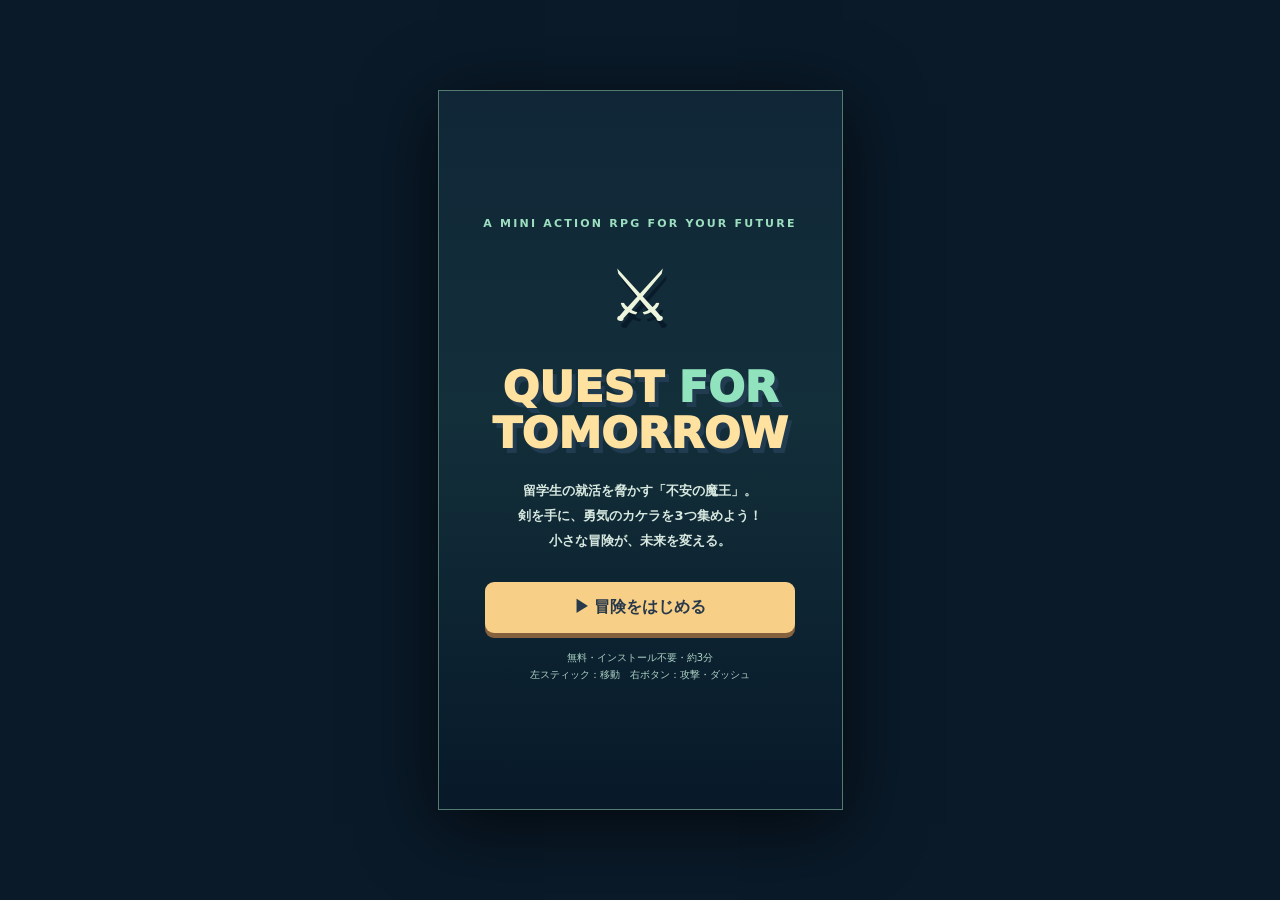
<file: lite.html>
<!doctype html>
<html lang="ja"><head><meta charset="utf-8"><meta name="viewport" content="width=device-width,initial-scale=1,maximum-scale=1,user-scalable=no,viewport-fit=cover"><meta name="theme-color" content="#152939"><meta name="description" content="留学生のための無料ピクセルアクションRPG。スマホですぐ遊ぼう！"><title>QUEST FOR TOMORROW | TC Quest</title>
<style>
*{box-sizing:border-box}html,body{margin:0;height:100%;overflow:hidden;background:#0a1a29;color:#edf5dd;font-family:system-ui,-apple-system,"Hiragino Kaku Gothic ProN","Yu Gothic",sans-serif;touch-action:none}body{display:grid;place-items:center}#wrap{position:relative;height:min(100dvh,720px);width:min(100vw,405px,calc(100dvh * .5625));aspect-ratio:9/16;overflow:hidden;background:#294a45;box-shadow:0 15px 70px #000a;border:1px solid #537b70}canvas{display:block;width:100%;height:100%;image-rendering:pixelated;touch-action:none}#menu,#win,#lose,#inventory{position:absolute;inset:0;display:flex;align-items:center;justify-content:center;text-align:center;flex-direction:column;padding:25px;background:linear-gradient(180deg,#102536d9,#132f3ae8 45%,#071828f7);z-index:4}#menu[hidden],#win[hidden],#lose[hidden],#inventory[hidden]{display:none}.kicker{font-weight:900;color:#9cdebf;letter-spacing:.2em;font-size:11px}.logo{margin:18px 0 10px;font-size:43px;line-height:1.07;font-weight:1000;color:#ffe1a0;text-shadow:4px 5px 0 #213b50}.logo span{color:#91e3bd}.pixel{font-size:72px;filter:drop-shadow(4px 7px 0 #091b2a);margin:24px 0 8px}.story{font-weight:650;font-size:13px;line-height:1.9;color:#d6e8df;max-width:290px}.primary,.secondary{border:0;border-radius:9px;padding:15px 16px;width:100%;max-width:310px;cursor:pointer;font-weight:900;font-size:16px;box-shadow:0 5px 0 #86613d;background:#f7cf87;color:#27394a;margin-top:15px}.secondary{background:#1e4554;color:#dbf5e2;border:1px solid #548978;box-shadow:none;font-size:13px}small{color:#add3c5;font-size:10px;line-height:1.7;margin-top:16px}.card{padding:20px 15px;border:1px solid #76b69b;background:#173a46;border-radius:12px;max-width:310px;width:100%}.card h2{color:#ffdc96;margin:6px 0 9px}.card p{font-size:13px;line-height:1.8}#err{position:absolute;bottom:5px;color:#ffb9ab;font-size:10px;left:5px;right:5px;text-align:center;pointer-events:none}#tips{position:absolute;top:5px;right:5px;z-index:3;pointer-events:none;color:#f6dfac;font-size:10px;text-shadow:0 2px 4px #000}
</style></head><body><main id="wrap"><canvas id="game" width="360" height="640" aria-label="ピクセルアクションRPG"></canvas>
<div id="menu"><div class="kicker">A MINI ACTION RPG FOR YOUR FUTURE</div><div class="pixel">⚔️</div><h1 class="logo">QUEST <span>FOR</span><br>TOMORROW</h1><p class="story">留学生の就活を脅かす「不安の魔王」。<br>剣を手に、勇気のカケラを3つ集めよう！<br>小さな冒険が、未来を変える。</p><button class="primary" id="start">▶ 冒険をはじめる</button><small>無料・インストール不要・約3分<br>左スティック：移動　右ボタン：攻撃・ダッシュ</small></div>
<div id="win" hidden><div class="kicker">QUEST COMPLETE ✨</div><h1 class="logo">未来への<br>扉が開いた！</h1><p class="story">モンスターを倒した勇気で、<br>次は本当の就活に挑戦しよう。</p><div class="card"><div class="kicker">NEXT QUEST</div><h2>TC パスポート</h2><p>留学生の就職活動を、もっと自分らしく。<br>新しい一歩を踏み出そう。</p><button id="register" class="primary">TCパスポートを見る ↗</button></div><button class="secondary" id="again">もう一度プレイ ↻</button><small>本ゲームのアイテムはTCパスポート本体とは無関係です。</small></div>
<div id="lose" hidden><div class="pixel">💔</div><h1 class="logo">GAME OVER</h1><p class="story">冒険は何度でもやり直せる！</p><button class="primary" id="retry">もう一度チャレンジ</button></div>
<div id="inventory" hidden><div class="kicker">ADVENTURER'S BAG</div><h1 class="logo">もちもの</h1><div class="card" id="bag"></div><button id="resume" class="primary">▶ つづける</button></div><div id="tips"></div><div id="err"></div></main>
<script>
(()=>{'use strict';
const c=document.querySelector('#game'),g=c.getContext('2d');if(!g){document.querySelector('#err').textContent='Canvasが使用できません';return}g.imageSmoothingEnabled=false;
const SW=360,SH=640,WW=800,WH=1550,T=32,pi=Math.PI*2;
let p,foes,loot,fx,bolts,boss,keys={},joy=null,playing=false,pause=false,last=0,sec=0,camX=0,camY=0,shake=0,transition=0,won=false;
const $=s=>document.querySelector(s),clamp=(v,a,b)=>Math.max(a,Math.min(b,v)),rd=(x,y)=>{let q=Math.sin(x*127.1+y*311.7)*43758.5453;return q-Math.floor(q)},dist=(a,b)=>Math.hypot(a.x-b.x,a.y-b.y);
function r(x,y,w,h,col){g.fillStyle=col;g.fillRect(Math.round(x),Math.round(y),Math.ceil(w),Math.ceil(h))}
function tx(t,x,y,size=12,col='#fff3cd',align='left'){g.font='900 '+size+'px system-ui,sans-serif';g.textAlign=align;g.textBaseline='middle';g.shadowColor='#10202b';g.shadowBlur=3;g.fillStyle=col;g.fillText(t,x,y);g.shadowBlur=0}
function circ(x,y,rad,col){g.beginPath();g.arc(x,y,rad,0,pi);g.fillStyle=col;g.fill()}
function pill(x,y,w,h,col){r(x,y,w,h,col);r(x+3,y-3,w-6,3,col);r(x+3,y+h,w-6,3,col)}
function snd(freq=440){try{const A=window.AudioContext||window.webkitAudioContext;if(!A)return;const ac=window._tcAc||(window._tcAc=new A());if(ac.state==='suspended')ac.resume();const o=ac.createOscillator(),v=ac.createGain();o.type='square';o.frequency.value=freq;v.gain.value=.018;o.connect(v);v.connect(ac.destination);o.start();v.gain.exponentialRampToValueAtTime(.0001,ac.currentTime+.09);o.stop(ac.currentTime+.1)}catch(e){}}
function makeFoe(x,y,type=0,gem=false){return{x,y,type,gem,hp:type===2?8:type===1?5:4,max:type===2?8:type===1?5:4,t:rd(x,y)*6,hit:0,cool:0,dead:false,vx:0,vy:0}}
function begin(){
 p={x:397,y:1330,hp:12,max:12,atk:2,armor:0,lv:1,xp:0,coins:0,pots:2,gems:0,weapon:false,shield:false,dx:0,dy:-1,swing:0,hit:0,atkc:0,dash:0,dashc:0};
 foes=[makeFoe(455,1170,0),makeFoe(340,1065,0),makeFoe(427,970,1,true),makeFoe(500,900,0),makeFoe(320,820,1),makeFoe(420,765,2,true),makeFoe(480,680,1),makeFoe(350,620,0),makeFoe(440,505,2,true),makeFoe(480,405,1)];
 loot=[{x:337,y:1275,k:'sword',live:true},{x:467,y:1110,k:'shield',live:true},{x:350,y:730,k:'potion',live:true}];
 boss={x:400,y:235,hp:45,max:45,active:false,dead:false,t:0,cool:1.5,hit:0};
 fx=[];bolts=[];keys={};joy=null;playing=true;pause=false;won=false;sec=0;camY=WH-SH;camX=215;shake=0;
 $('#menu').hidden=true;$('#win').hidden=true;$('#lose').hidden=true;$('#inventory').hidden=true;$('#tips').textContent='';
 snd(520);
}
function spark(x,y,col,n=9){for(let j=0;j<n;j++){let a=rd(j+sec*100,x+y)*pi*2,v=40+rd(j*4,y)*80;fx.push({x,y,vx:Math.cos(a)*v,vy:Math.sin(a)*v,l:.4+rd(x,j)*.3,col})}}
function lootGet(z){z.live=false;if(z.k==='sword'){p.weapon=true;p.atk=4;notice('鋼の剣を手に入れた！ 攻撃力UP')}else if(z.k==='shield'){p.shield=true;p.armor=1;notice('守りの盾を装備！')}else if(z.k==='gem'){p.gems++;notice('勇気のカケラ '+p.gems+'/3');snd(820)}else if(z.k==='potion'){p.pots++;notice('回復薬 +1')}else{p.coins+=10;notice('10 GOLD GET!')}spark(z.x,z.y,'#ffd990',15);snd(670)}
let note='',noteTime=0;function notice(s){note=s;noteTime=2.1}
function attack(){if(!playing||pause||p.atkc>0)return;p.swing=.19;p.atkc=.32;snd(325);let ang=Math.atan2(p.dy,p.dx);spark(p.x+p.dx*17,p.y+p.dy*17,'#ffffc7',4);for(let f of [...foes,boss]){if(f.dead||f===boss&&!f.active)continue;let d=dist(f,p),a=Math.atan2(f.y-p.y,f.x-p.x);if(d<64&&(Math.abs(Math.atan2(Math.sin(a-ang),Math.cos(a-ang)))<1.5||d<30)){f.hp-=p.atk;f.hit=.17;spark(f.x,f.y,'#ffc5ac',6);if(f.hp<=0){f.dead=true;spark(f.x,f.y,'#eac185',19);if(f===boss){victory();return}if(f.gem)loot.push({x:f.x,y:f.y,k:'gem',live:true});else if(rd(f.x,f.y)>.62)loot.push({x:f.x,y:f.y,k:rd(f.y,f.x)>.5?'potion':'gold',live:true});p.xp+=4;if(p.xp>=12*p.lv){p.xp=0;p.lv++;p.max+=2;p.hp=Math.min(p.max,p.hp+3);notice('LEVEL UP! LV.'+p.lv)} } } } }
function dash(){if(!playing||pause||p.dashc>0)return;p.dash=.21;p.dashc=1.35;p.hit=.25;snd(625)}
function heal(){if(!playing||pause||p.pots<1||p.hp===p.max)return;p.pots--;p.hp=Math.min(p.max,p.hp+6);spark(p.x,p.y,'#7ce2b2',15);notice('HP回復！');snd(725)}
function damage(n){if(p.hit>0||!playing||pause)return;p.hp-=Math.max(1,n-p.armor);p.hit=.85;shake=8;spark(p.x,p.y,'#ff8d89',12);snd(125);if(p.hp<=0){playing=false;$('#lose').hidden=false}}
function victory(){playing=false;won=true;$('#win').hidden=false;snd(985)}
function openBag(){if(!playing)return;pause=true;$('#bag').innerHTML='⚔ 剣：'+(p.weapon?'装備中':'未取得')+'<br>🛡 盾：'+(p.shield?'装備中':'未取得')+'<br>🧪 回復薬：'+p.pots+'<br>✨ 勇気のカケラ：'+p.gems+'/3<br>🪙 コイン：'+p.coins+'<br>★ レベル：'+p.lv;$('#inventory').hidden=false}
function update(dt){if(!playing||pause)return;sec+=dt;noteTime=Math.max(0,noteTime-dt);shake=Math.max(0,shake-30*dt);
 for(const k of ['swing','hit','atkc','dash','dashc'])p[k]=Math.max(0,p[k]-dt);
 let dx=(keys.KeyD||keys.ArrowRight?1:0)-(keys.KeyA||keys.ArrowLeft?1:0),dy=(keys.KeyS||keys.ArrowDown?1:0)-(keys.KeyW||keys.ArrowUp?1:0);
 if(joy){dx=joy.dx;dy=joy.dy}let len=Math.hypot(dx,dy);if(len>.06){dx/=Math.max(1,len);dy/=Math.max(1,len);p.dx=dx;p.dy=dy;let sp=p.dash>0?370:135;p.x=clamp(p.x+dx*sp*dt,30,WW-30);p.y=clamp(p.y+dy*sp*dt,35,WH-35)}
 for(let z of loot)if(z.live&&dist(z,p)<27)lootGet(z);
 if(p.gems>=3&&!boss.active){boss.active=true;notice('3つのカケラを集めた！ 北の遺跡へ！')}
 for(let f of foes){if(f.dead)continue;f.t+=dt;f.hit=Math.max(0,f.hit-dt);f.cool=Math.max(0,f.cool-dt);let d=dist(f,p);
 if(d<230){let s=f.type===1?55:48;if(d>25){f.x+=(p.x-f.x)/d*s*dt;f.y+=(p.y-f.y)/d*s*dt}if(d<25&&f.cool===0){damage(2);f.cool=.95}}else{f.x+=Math.sin(f.t*.7)*.17;f.y+=Math.cos(f.t*.8)*.13}}
 if(boss.active&&!boss.dead){boss.t+=dt;boss.cool-=dt;boss.hit=Math.max(0,boss.hit-dt);let d=dist(boss,p);if(d<480){if(d>65){boss.x+=(p.x-boss.x)/Math.max(1,d)*37*dt;boss.y+=(p.y-boss.y)/Math.max(1,d)*37*dt}if(d<62)damage(3);if(boss.cool<=0){boss.cool=boss.hp<22?1.1:1.65;for(let i=-1;i<=1;i++){let a=Math.atan2(p.y-boss.y,p.x-boss.x)+i*.32;bolts.push({x:boss.x,y:boss.y,vx:Math.cos(a)*125,vy:Math.sin(a)*125,t:3.6})}snd(210)}}}
 for(let z of bolts){z.x+=z.vx*dt;z.y+=z.vy*dt;z.t-=dt;if(z.t>0&&Math.hypot(z.x-p.x,z.y-p.y)<16){z.t=0;damage(2)}}bolts=bolts.filter(z=>z.t>0);
 for(let z of fx){z.x+=z.vx*dt;z.y+=z.vy*dt;z.l-=dt}fx=fx.filter(z=>z.l>0);
 camX+=(clamp(p.x-SW/2,0,WW-SW)-camX)*Math.min(1,dt*8);camY+=(clamp(p.y-SH*.54,0,WH-SH)-camY)*Math.min(1,dt*7);
}
function tile(x,y){let v=rd(x,y),wy=y*T;let ruins=wy<500,village=wy>1090,path=Math.abs(x*T+T/2-(400+Math.sin(wy*.006)*26))<71;
 const base=ruins?['#455e66','#4d666d','#3a535e']:village?['#60845a','#668b61','#587d57']:['#426b50','#497654','#3c644c'];r(x*T,y*T,T,T,path?(ruins?'#768077':'#c9b489'):base[Math.floor(v*3)]);
 if(path){if(v>.74)r(x*T+8,y*T+16,4,3,'#927e62');return}
 if(v>.82){r(x*T+4,y*T+4,3,3,'#c8d184');r(x*T+13,y*T+19,3,3,'#f6c5a4')}
 else if(v>.59){r(x*T+11,y*T+8,3,7,ruins?'#839c95':'#85a46e');r(x*T+20,y*T+20,3,6,'#8ebc75')}
}
function tree(x,y,v){r(x-7,y+7,15,14,'#523f36');r(x-19,y-20,38,29,'#234d3b');r(x-14,y-30,30,27,'#2b6649');r(x-8,y-37,18,14,'#397f57');r(x-12,y-20,9,4,'#458c5b');if(v>.7){r(x+6,y-22,5,5,'#bbca7e');r(x-11,y-7,4,4,'#e49a7e')}}
function house(x,y){r(x-45,y-20,90,69,'#d0b087');r(x-37,y-13,75,50,'#edcea2');r(x-53,y-36,106,25,'#715462');r(x-44,y-45,88,14,'#8f6670');r(x-10,y+14,20,35,'#66534b');r(x-29,y+2,13,13,'#87bac0');r(x+18,y+2,13,13,'#87bac0');r(x-7,y+18,3,4,'#d6b37c')}
function ground(){
 let l=Math.floor(camX/T)-1,u=Math.floor(camY/T)-1,rt=l+14,bt=u+22;
 for(let y=Math.max(0,u);y<=Math.min(Math.ceil(WH/T),bt);y++)for(let x=Math.max(0,l);x<=Math.min(Math.ceil(WW/T),rt);x++)tile(x,y);
 // small river near village
 for(let y=1110;y<1490;y+=16){let x=650+Math.sin(y*.017)*35;r(x,y,45,17,'#407e8d');r(x+6,y+3,17,2,'#8cbfc0')}
 for(let y=400;y<1260;y+=77)for(let x=65;x<740;x+=70){let v=rd(x,y);if(v>.35&&Math.abs(x-(400+Math.sin(y*.006)*26))>100)tree(x+v*18,y+v*25,v)}
 house(180,1324);house(632,1382);house(230,1465);
 for(let x=140;x<715;x+=75){r(x,160,55,13,'#59636a');r(x+8,172,6,42,'#62686d');r(x+48,172,6,42,'#62686d');}
 r(308,134,183,14,'#94917f');r(315,150,12,66,'#7c8179');r(474,150,12,66,'#7c8179');r(328,168,150,9,'#adb09d');r(352,188,100,10,'#6d7b78');
 // enchanted lanterns
 for(let y=455;y<1190;y+=210){circ(280,y,8,'#9be8b369');circ(520,y-36,8,'#a5e3ba60')}
}
function figure(x,y,dir=p.dy,step=0){const b=(a,b,w,h,col)=>r(x+a,y+b,w,h,col);
 b(-8,6,16,5,'#1c3444');b(-8,-10,16,18,'#37678b');b(-6,-23,13,14,'#efba92');b(-8,-26,17,8,'#473949');b(-9,-17,4,8,'#473949');b(-10,-7,4,16,'#e3c58c');b(7,-7,4,16,'#e3c58c');b(-6,8+step,5,8,'#38495c');b(2,8-step,5,8,'#38495c');b(-7,16+step,7,4,'#282e3b');b(2,16-step,7,4,'#282e3b');if(p.weapon){b(10,-9,3,19,'#cbd9da');b(8,-3,8,3,'#eac788')}if(p.shield){b(-13,-3,6,13,'#d3a75d')}}
function monster(f){let x=f.x,y=f.y+Math.sin(f.t*5)*2;const b=(a,by,w,h,co)=>r(x+a,y+by,w,h,co);if(f.type===0){b(-12,-5,24,15,'#427b7a');b(-10,-10,20,9,'#71c6a0');b(-5,-1,3,3,'#182f35');b(4,-1,3,3,'#182f35');b(-9,9,6,4,'#376a64');b(4,9,6,4,'#376a64')}else if(f.type===1){b(-16,-3,9,9,'#67517f');b(7,-3,9,9,'#67517f');b(-8,-6,16,14,'#85709d');b(-4,-1,3,3,'#ffbd9e');b(4,-1,3,3,'#ffbd9e')}else{b(-12,-13,24,27,'#6d81a5');b(-8,-20,16,9,'#a3a1be');b(-5,-4,3,4,'#ffe5ac');b(3,-4,3,4,'#ffe5ac');b(-8,13,16,5,'#515981')}if(f.gem){circ(x,y-27,7,'#f7d68d');tx('✦',x,y-27,12,'#fff6ba','center')}if(f.hit>0)r(x-14,y-22,28,42,'#ffffff80')}
function king(f){let x=f.x,y=f.y,b=(a,c,w,h,color)=>r(x+a,y+c,w,h,color);b(-34,-20,68,57,'#39334e');b(-28,-35,56,30,'#705775');b(-22,-48,44,20,'#9c708e');b(-18,-58,10,15,'#d6b071');b(8,-58,10,15,'#d6b071');b(-13,-17,8,7,'#fbc5a3');b(5,-17,8,7,'#fbc5a3');b(-4,-2,8,17,'#292c42');b(-30,34,60,8,'#242a41');circ(x,y-63,5,'#e9be78');if(f.hit>0)r(x-35,y-59,70,100,'#f9eacc77')}
function world(){
 g.save();g.translate(-Math.round(camX)+(shake?Math.sin(sec*60)*shake:0),-Math.round(camY));
 ground();
 for(const z of loot)if(z.live){let k=Math.sin(sec*5)*3;circ(z.x,z.y-8+k,14,'#fae4a22e');tx(z.k==='sword'?'⚔':z.k==='shield'?'◆':z.k==='potion'?'✚':z.k==='gem'?'✦':'●',z.x,z.y-11+k,23,z.k==='gem'?'#ffe79c':'#f8efd0','center')}
 for(const f of foes)if(!f.dead)monster(f);
 if(boss.active&&!boss.dead)king(boss);
 if(p.hit<=0||Math.floor(sec*15)%2===0)figure(p.x,p.y,p.dy,Math.sin(sec*13)>0?2:0);
 if(p.swing>0){let a=Math.atan2(p.dy,p.dx);g.strokeStyle='#f9eac1';g.lineWidth=7;g.beginPath();g.arc(p.x,p.y,34,a-.85,a+.85);g.stroke();g.strokeStyle='#a4eef0';g.lineWidth=2;g.stroke()}
 for(const b of bolts){circ(b.x,b.y,8,'#b678c1');circ(b.x,b.y,4,'#ffd4e5')}
 for(const e of fx)r(e.x,e.y,4,4,e.col);
 g.restore()
}
function hud(){
 r(0,0,SW,92,'#112d3de8');r(5,5,350,77,'#1b4248');tx('LV.'+p.lv+'  ADVENTURER',15,17,12,'#fce3a9');tx('HP',15,42,11);pill(40,35,174,11,'#193440');r(43,38,168*Math.max(0,p.hp)/p.max,5,p.hp<4?'#e78676':'#85d4a0');tx(p.hp+'/'+p.max,224,43,11);tx('✦ '+p.gems+'/3',286,27,16,'#ffe49d');tx('🪙 '+p.coins,291,51,11);r(7,69,345,10,'#284b50');r(7,69,Math.min(345,p.xp/(12*p.lv)*345),10,'#edc685');
 pill(19,99,322,28,'#123444e8');tx(p.gems<3?'森の魔物を倒して勇気のカケラを集めよう '+p.gems+'/3':'北の遺跡の魔王を倒そう！',180,113,11,'#fff0c4','center');
 if(boss.active&&!boss.dead){pill(60,138,240,23,'#213047db');r(64,154,232*boss.hp/boss.max,4,'#d58aab');tx('不安の魔王  BOSS',180,145,11,'#ffe3dd','center')}
 if(noteTime>0){pill(17,188,326,32,'#214e4be8');tx(note,180,205,12,'#ffe6b0','center')}
 pill(8,132,38,28,'#274d58dd');tx('☰',27,145,17,'#fff0be','center');
}
function control(){circ(72,558,56,'#153845bb');circ(72,558,48,'#4e7e79bb');circ(72+(joy?joy.dx*29:0),558+(joy?joy.dy*29:0),24,'#aad3adcc');tx('✦',72+(joy?joy.dx*29:0),558+(joy?joy.dy*29:0),24,'#fff0c8','center');circ(285,539,41,'#a8655fdd');circ(285,539,33,'#c2806bdd');tx('⚔',285,539,30,'#ffeac1','center');tx('ATTACK',285,587,10);circ(294,602,30,'#386e80dd');tx('↗',294,600,27,'#e9f6e4','center');circ(212,602,26,'#437b63dd');tx('+',212,602,27);tx('×'+p.pots,209,635,11)}
function paint(){r(0,0,SW,SH,'#102e39');if(!p)return;world();hud();if(playing&&!pause)control()}
function tap(e){if(!playing||pause)return;e.preventDefault();const b=c.getBoundingClientRect(),x=(e.clientX-b.left)*SW/b.width,y=(e.clientY-b.top)*SH/b.height;
 if(x<55&&y>128&&y<170){openBag();return}
 if(y>484&&x<154){joy={id:e.pointerId,dx:0,dy:0};try{c.setPointerCapture(e.pointerId)}catch(_){};move(e);return}
 if(Math.hypot(x-285,y-539)<48){attack();return}if(Math.hypot(x-294,y-602)<37){dash();return}if(Math.hypot(x-212,y-602)<31){heal();return}}
function move(e){if(!joy||e.pointerId!==joy.id)return;e.preventDefault();let b=c.getBoundingClientRect(),x=(e.clientX-b.left)*SW/b.width,y=(e.clientY-b.top)*SH/b.height;let dx=x-72,dy=y-558,d=Math.max(1,Math.hypot(dx,dy));joy.dx=dx/Math.max(40,d);joy.dy=dy/Math.max(40,d)}
function up(e){if(joy&&joy.id===e.pointerId)joy=null}
c.addEventListener('pointerdown',tap,{passive:false});c.addEventListener('pointermove',move,{passive:false});c.addEventListener('pointerup',up);c.addEventListener('pointercancel',up);
window.addEventListener('keydown',e=>{keys[e.code]=true;if(['Space','ArrowUp','ArrowDown','ArrowLeft','ArrowRight'].includes(e.code))e.preventDefault();if(e.repeat)return;if(e.code==='KeyJ'||e.code==='Space')attack();if(e.code==='KeyK'||e.code.startsWith('Shift'))dash();if(e.code==='KeyQ')heal();if(e.code==='KeyI'||e.code==='Escape')openBag()});window.addEventListener('keyup',e=>keys[e.code]=false);window.addEventListener('blur',()=>{keys={};joy=null});
$('#start').addEventListener('click',begin);$('#retry').addEventListener('click',begin);$('#again').addEventListener('click',begin);$('#resume').addEventListener('click',()=>{$('#inventory').hidden=true;pause=false});$('#register').addEventListener('click',()=>{window.open('https://student.passfolio.world/m/success/login','_blank','noopener,noreferrer')});
function loop(t){let dt=Math.min(.045,(t-last)/1000||0);last=t;try{update(dt);paint()}catch(e){$('#err').textContent='Error: '+e.message;playing=false}requestAnimationFrame(loop)}
requestAnimationFrame(loop);
})();
</script></body></html>
</file>
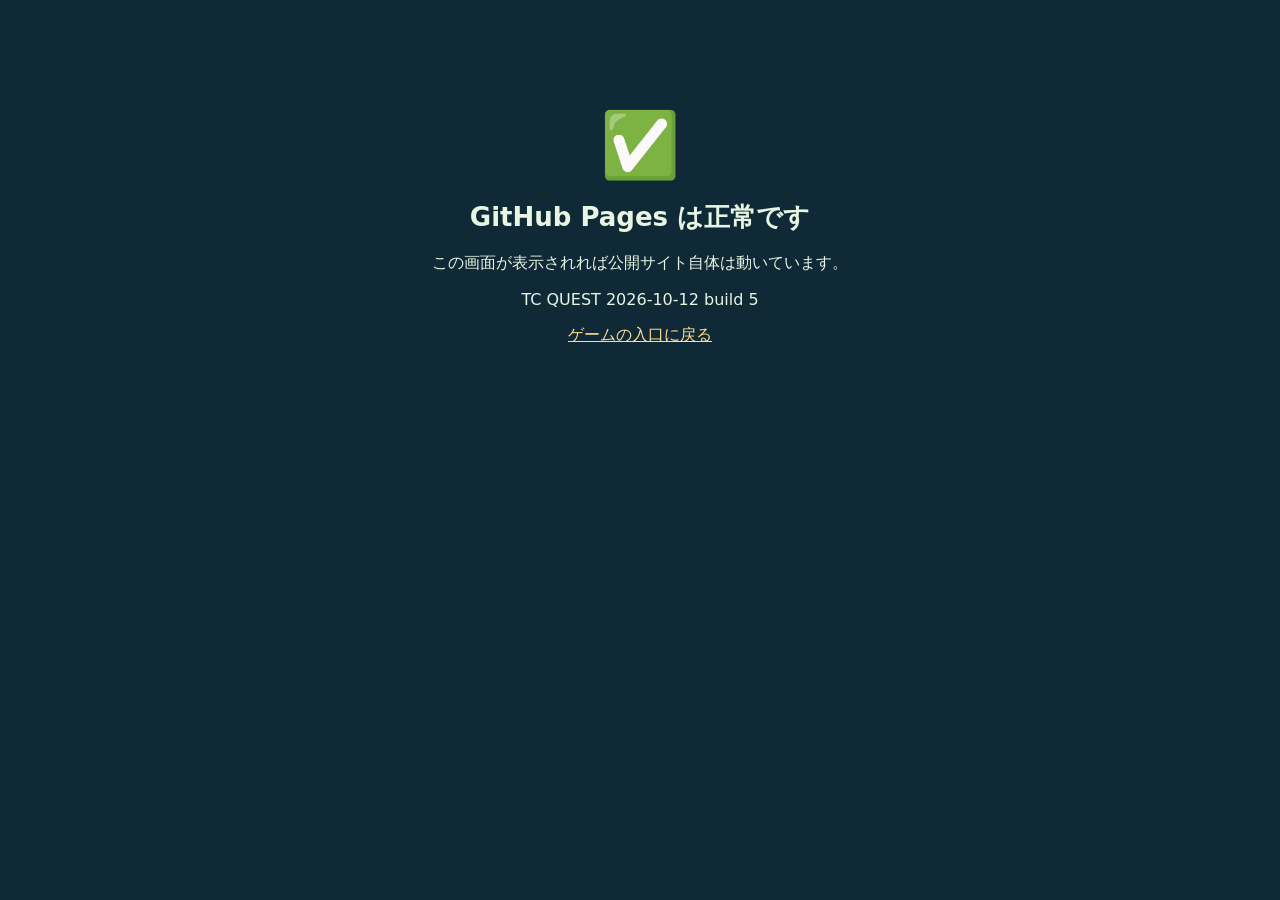
<file: status.html>
<!doctype html><html lang="ja"><head><meta charset="UTF-8"><meta name="viewport" content="width=device-width,initial-scale=1"><title>TC QUEST STATUS OK</title><style>body{background:#102936;color:#e7f5e2;text-align:center;font-family:system-ui,sans-serif;margin:0;padding:12vh 22px}h1{font-size:26px}a{color:#ffdc93}</style></head><body><div style="font-size:64px">✅</div><h1>GitHub Pages は正常です</h1><p>この画面が表示されれば公開サイト自体は動いています。</p><p>TC QUEST 2026-10-12 build 5</p><a href="./">ゲームの入口に戻る</a></body></html>
</file>
<file: biz-listen/styles.css>
:root{--bg:#f7f8fa;--surface:#fff;--ink:#282d3f;--muted:#818697;--line:#e9ebf1;--purple:#7770c8;--purple-dark:#6259b4;--lavender:#eeecfa;--mint:#e8f5ef;--green:#418d71;--orange:#b98232;--red:#b85770;--shadow:0 8px 30px #32314b05;font-family:Inter,-apple-system,BlinkMacSystemFont,"Segoe UI","Noto Sans KR","Apple SD Gothic Neo","Malgun Gothic",sans-serif;font-size:14px;color:var(--ink);background:var(--bg);font-synthesis:none;text-rendering:optimizeLegibility;-webkit-font-smoothing:antialiased}*{box-sizing:border-box}body{margin:0}button,input,select{font:inherit}button,a,input,select{-webkit-tap-highlight-color:transparent}button{cursor:pointer;color:inherit}a{color:inherit;text-decoration:none}button{border:0;background:none}button:disabled{cursor:not-allowed;opacity:.45}button:focus-visible,a:focus-visible,input:focus-visible,select:focus-visible{outline:3px solid #a99ce8;outline-offset:4px}svg{display:block}p{line-height:1.75}h1,h2,h3,p{margin-top:0}h1{font-size:30px;letter-spacing:-1.3px;line-height:1.35;margin-bottom:9px}h2{font-size:18px;letter-spacing:-.5px;margin-bottom:0}h3{font-size:16px;letter-spacing:-.3px}.muted{color:var(--muted)}.small{font-size:12px}.eyebrow{font-size:10px;letter-spacing:1.8px;font-weight:750}.chinese{font-family:"PingFang SC","Noto Sans CJK SC","Microsoft YaHei","Heiti SC",sans-serif;font-weight:500}.skip-link{position:fixed;top:-60px;left:20px;z-index:50;padding:12px;background:white}.skip-link:focus{top:15px}.sidebar{position:fixed;inset:0 auto 0 0;width:230px;background:var(--surface);border-right:1px solid var(--line);padding:37px 20px 23px;display:flex;flex-direction:column;z-index:20}.brand{display:flex;gap:11px;align-items:center;padding:0 8px;font-size:22px;font-weight:800;letter-spacing:-.9px}.brand-light{font-weight:350;margin-left:3px}.brand small{display:block;font-size:9px;font-weight:500;letter-spacing:0;color:var(--muted);margin-top:5px}.brand-symbol{display:block;width:37px;height:37px;background:var(--purple);border-radius:12px;padding:4px}.brand-symbol svg{width:100%;stroke:#fff;stroke-width:2.7;fill:none;stroke-linecap:round;stroke-linejoin:round}.nav-caption{font-size:9px;font-weight:650;letter-spacing:1.5px;color:#a3a6b2;margin:47px 14px 14px}.nav-caption.second{margin-top:31px}.navigation{display:grid;gap:6px}.navigation a{display:flex;align-items:center;gap:13px;padding:13px 14px;border-radius:8px;color:#787e90;font-size:12px;font-weight:550;transition:background .18s}.navigation a:hover{background:#f6f5fb}.navigation a.active{background:var(--lavender);color:var(--purple-dark);font-weight:700}.icon,.navigation svg{width:19px;height:19px;stroke:currentColor;stroke-width:1.6;fill:none;stroke-linecap:round;stroke-linejoin:round;flex-shrink:0}.nav-pill{margin-left:auto;font-size:7px;letter-spacing:.5px;border-radius:4px;background:#dcd7f3;padding:4px 5px;color:#7b70c0}.nav-count{margin-left:auto;font-size:9px;border-radius:5px;padding:3px 6px;background:#f2f3f6}.sidebar-note{margin-top:auto;background:#f6f5fb;padding:19px 16px;border-radius:11px;position:relative;overflow:hidden}.sidebar-note strong{font-size:11px}.note-dot{display:inline-block;width:5px;height:5px;border-radius:50%;background:var(--purple);margin:0 5px 2px 0}.sidebar-note p{font-size:10px;color:#9591af;margin:9px 0 17px}.note-curve{font-family:Georgia,serif;color:#b6addb;font-size:23px;letter-spacing:2px}.sidebar-footer{display:flex;gap:9px;align-items:center;margin:21px 7px 0;color:#9a9eaa;font-size:9px}.sidebar-footer svg{width:16px}.sidebar-footer small{display:block;margin-top:4px;font-size:8px}.workspace{margin-left:230px}.topbar{height:82px;background:var(--surface);border-bottom:1px solid var(--line);display:flex;align-items:center;justify-content:space-between;padding:0 44px;font-size:11px}.top-crumb{color:#969ba9}.crumb-slash{color:#d1d4dd;margin:0 14px}.topbar strong{font-size:11px;font-weight:550}.top-actions{display:flex;align-items:center;gap:20px}.course-badge{display:flex;align-items:center;gap:7px;border:1px solid var(--line);padding:7px 11px;border-radius:6px;font-size:9px;color:#78808c}.status-dot{width:5px;height:5px;border-radius:50%;background:#6d9c84}.icon-button{width:34px;height:34px;display:inline-flex;align-items:center;justify-content:center;border-radius:8px;color:#858a9b}.icon-button:hover{background:#f3f1fa;color:var(--purple)}.icon-button.active{color:var(--orange);background:#fff5e3}.avatar{height:31px;width:31px;display:grid;place-items:center;background:#f0edfa;border-radius:50%;color:#7e73b1;font-size:14px}main{max-width:1370px;margin:0 auto;padding:36px 44px 18px;outline:none;min-height:calc(100vh - 150px)}.page-heading{display:flex;justify-content:space-between;gap:15px;align-items:center;margin-bottom:29px}.page-heading p{font-size:12px;color:var(--muted);margin:0}.greeting{font-size:24px;font-weight:650;letter-spacing:-1px;margin-bottom:7px}.greeting-spark{display:inline-block;margin-left:8px;color:#c0a45d;font-size:22px}.date-chip{font-size:10px;color:#9a9eaa;white-space:nowrap;display:flex;align-items:center;gap:8px}.date-chip svg{width:14px}.home-grid{display:grid;grid-template-columns:minmax(0,1fr) 269px;gap:24px}.hero{border-radius:15px;background:#eeecfa;min-height:276px;position:relative;padding:30px 30px 27px;overflow:hidden;display:flex;align-items:center}.hero-copy{position:relative;z-index:2;flex:1}.hero-label{display:inline-flex;align-items:center;gap:6px;background:#ffffff79;border:1px solid #ffffff99;color:#8a7abd;border-radius:5px;font-size:8px;font-weight:700;letter-spacing:1.3px;padding:6px 8px;margin-bottom:16px}.hero-label svg{width:11px;height:11px}.hero h1{font-size:30px;letter-spacing:-1.5px;font-weight:700;line-height:1.45;margin-bottom:11px}.hero p{font-size:11px;color:#8e88a6;line-height:1.85;margin-bottom:22px}.button{display:inline-flex;gap:10px;align-items:center;justify-content:center;border-radius:7px;padding:12px 18px;font-size:11px;font-weight:650;border:1px solid transparent;transition:transform .16s,background .16s}.button:hover{transform:translateY(-1px)}.button svg{width:15px;height:15px}.button.primary{background:var(--purple);color:white;box-shadow:0 4px 10px #7b70bf18}.button.primary:hover{background:var(--purple-dark)}.button.secondary{background:white;border-color:var(--line)}.button.ghost{color:#7d729f}.button.danger{background:#fcf0f2;color:var(--red)}.button.large{padding:14px 22px;font-size:13px}.hero-art{width:202px;height:204px;position:relative;flex-shrink:0;margin:0 -5px 0 7px}.hero-orbit{position:absolute;inset:-22px -30px;border:1px solid #d9d4ee89;border-radius:50%;transform:rotate(22deg)}.hero-orbit:after{content:"";position:absolute;inset:22px -16px;border:1px solid #d9d4ee80;border-radius:50%;transform:rotate(35deg)}.floating-word{position:absolute;inset:29px 22px 21px;background:#fffdfefa;border-radius:16px;box-shadow:0 18px 30px #6c5e9b13;transform:rotate(-9deg);text-align:center;padding:23px 12px}.floating-word small{font-size:7px;letter-spacing:1.3px;color:#b6b0c9}.floating-word .chinese{display:block;font-size:45px;line-height:1.4;margin-top:6px;color:#5b527d;letter-spacing:6px}.floating-word .pin{font-size:12px;color:#9b8dba;letter-spacing:2px}.floating-word .underline{width:53px;height:3px;border-radius:3px;background:#e9e4f7;margin:17px auto}.art-token{position:absolute;border-radius:10px;background:#fff;box-shadow:0 5px 14px #786c9c08;display:grid;place-items:center;width:47px;height:45px}.art-token svg{width:34px;height:28px;stroke:var(--purple);stroke-width:4;fill:none;stroke-linecap:round}.art-token.one{top:6px;right:5px;transform:rotate(11deg)}.art-token.two{bottom:2px;left:0;transform:rotate(-13deg)}.art-star{position:absolute;font-size:20px;color:#b5a4da;top:0;left:18px}.metric-grid{display:grid;grid-template-columns:repeat(3,1fr);gap:15px;margin:20px 0 29px}.metric{background:white;border:1px solid var(--line);border-radius:10px;padding:18px;display:flex;gap:13px;align-items:center;min-width:0}.metric-icon{display:grid;place-items:center;width:35px;height:35px;flex-shrink:0;border-radius:10px;background:#f1eefb;color:#9284c4}.metric:nth-child(2) .metric-icon{background:#eef7f1;color:#79a08b}.metric:nth-child(3) .metric-icon{background:#fff5e9;color:#cfaa6a}.metric .label{font-size:9px;color:#959aaa}.metric strong{font-size:24px;font-weight:650;letter-spacing:-1px;display:block;margin-top:4px}.metric strong small{font-weight:400;font-size:10px;color:#a1a5b0;letter-spacing:0;margin-left:4px}.section-line{display:flex;align-items:center;justify-content:space-between;margin-bottom:16px;gap:10px}.section-line h2{font-size:15px}.section-line .muted{font-size:10px}.text-button{font-size:10px;color:#9691a7;display:flex;align-items:center;gap:5px;padding:5px 0}.text-button svg{height:12px;width:12px}.mode-grid{display:grid;grid-template-columns:repeat(2,1fr);gap:15px}.mode-card{text-align:left;background:white;border:1px solid var(--line);border-radius:11px;padding:20px;position:relative;transition:transform .18s,border-color .18s;min-height:147px}.mode-card:hover{transform:translateY(-3px);border-color:#c8c0e7}.mode-top{display:flex;justify-content:space-between;align-items:center;margin-bottom:16px}.mode-icon{width:35px;height:35px;border-radius:9px;display:grid;place-items:center;background:#efedf9;color:#9382c4}.mode-card:nth-child(2) .mode-icon{background:#edf4fc;color:#80a1c3}.mode-card:nth-child(3) .mode-icon{background:#fdf3e7;color:#c4a16a}.mode-card:nth-child(4) .mode-icon{background:#eef7f1;color:#7d9e87}.mode-tag{font-size:8px;padding:4px 6px;border-radius:4px;color:#9b96ad;background:#f6f5f9}.mode-card h3{font-size:12px;margin:0 0 7px}.mode-card p{font-size:10px;color:#989daa;line-height:1.6;margin:0;padding-right:7px}.mode-card .arrow{position:absolute;right:18px;bottom:18px;color:#b5b5c3}.mode-card .arrow svg{width:14px}.panel{background:white;border:1px solid var(--line);border-radius:12px;padding:23px}.goal-panel{text-align:center}.panel-top{display:flex;align-items:center;justify-content:space-between}.panel-top h2{font-size:12px}.panel-top .eyebrow{font-size:7px;color:#b1abc7;letter-spacing:1px}.ring{width:134px;height:134px;margin:22px auto 18px;position:relative}.ring svg{width:100%;height:100%;transform:rotate(-90deg)}.ring .ring-base{stroke:#f0eef7;fill:none;stroke-width:8}.ring .ring-fill{stroke:#9787cb;fill:none;stroke-width:8;stroke-linecap:round;transition:stroke-dashoffset .5s}.ring-label{position:absolute;inset:0;display:flex;align-items:center;justify-content:center;flex-direction:column}.ring-label strong{font-size:30px;letter-spacing:-1px}.ring-label span{font-size:9px;color:#a3a2b2;margin-top:5px}.goal-panel p{font-size:10px;color:#a1a0b0;margin-bottom:18px}.goal-panel .goal-stats{display:flex;justify-content:center;gap:25px;border-top:1px solid var(--line);padding-top:16px}.goal-stats strong{font-size:12px}.goal-stats span{font-size:8px;color:#a3a5b3;display:block;margin-top:5px}.tip-panel{margin-top:20px;background:#f3f6f2;border:1px solid #e7ece4;padding:21px;border-radius:11px}.tip-head{display:flex;align-items:center;gap:7px;color:#7d9379;font-size:9px;font-weight:650;letter-spacing:.5px}.tip-head svg{width:14px}.tip-panel h3{font-size:12px;color:#657963;margin:16px 0 8px}.tip-panel p{font-size:10px;color:#8c9987;line-height:1.9;margin-bottom:12px}.tip-panel .text-button{color:#7c9275}.tone-strip{background:white;border:1px solid var(--line);border-radius:11px;margin-top:26px;display:flex;align-items:center;padding:17px 21px;gap:26px}.tone-strip>div:first-child{font-size:10px;line-height:1.8;flex-shrink:0}.tone-strip>div:first-child span{display:block;font-size:8px;color:#a1a5af}.mini-tones{display:grid;grid-template-columns:repeat(5,1fr);flex:1;gap:12px}.mini-tone{text-align:center}.mini-tone svg{width:40px;height:24px;stroke-width:5;stroke-linecap:round;stroke-linejoin:round;fill:none;margin:0 auto 3px}.mini-tone span{font-size:8px;color:#9296a5}.page-footer{max-width:1370px;margin:0 auto;padding:24px 44px 25px;font-size:9px;color:#a9adba;display:flex;justify-content:space-between;align-items:center}.page-footer i{font-style:normal;margin:0 7px;color:#c4c7d0}.page-footer button{font-size:9px;color:#a0a4b2;display:flex;align-items:center;gap:6px}.page-footer svg{height:11px;width:11px}.mobile-nav{display:none}.quiz-layout{max-width:900px;margin:0 auto}.quiz-toolbar{display:flex;align-items:center;justify-content:space-between;gap:15px;margin-bottom:23px}.quiz-toolbar h1{font-size:22px;margin-bottom:4px}.quiz-toolbar p{font-size:11px;color:var(--muted);margin:0}.quiz-pills{display:flex;gap:8px}.pill{font-size:10px;background:white;border:1px solid var(--line);border-radius:7px;padding:8px 10px}.pill.lavender{background:var(--lavender);color:var(--purple-dark);border-color:#dfdaf3}.quiz-progress-row{display:flex;justify-content:space-between;font-size:10px;color:#9a9daa;margin-bottom:9px}.progress-track{height:5px;background:#e9e7f3;border-radius:4px;overflow:hidden}.progress-track span{height:100%;display:block;background:var(--purple);border-radius:4px;transition:width .25s}.question-card{margin-top:20px;background:white;border:1px solid var(--line);border-radius:16px;padding:29px 38px 30px;text-align:center;position:relative;box-shadow:var(--shadow)}.question-meta{display:flex;justify-content:space-between;align-items:center;color:#aba4bf}.question-tag{font-size:9px;letter-spacing:.4px;background:#f7f5fb;padding:6px 9px;border-radius:5px}.question-tip{font-size:10px;color:#a5a9b5;margin:20px 0 9px}.question-word{font-size:65px;letter-spacing:9px;line-height:1.4;margin:0 0 6px;overflow-wrap:anywhere}.question-pinyin{font-size:22px;letter-spacing:2px;color:#82799d;min-height:32px}.question-meaning{font-size:13px;color:#8d91a2;margin:10px 0 20px;min-height:22px}.audio-play{display:inline-flex;align-items:center;justify-content:center;gap:8px;font-size:11px;color:#8c81ae;background:#f5f2fb;padding:10px 17px;border-radius:30px}.audio-play svg{width:15px}.audio-play.big{width:100px;height:100px;border-radius:50%;margin:14px 0;background:var(--lavender);box-shadow:0 0 0 12px #f8f7fc}.audio-play.big svg{width:35px;height:35px}.answer-label{font-size:11px;color:#8c8c9f;text-align:left;margin:26px 0 12px}.answers{display:grid;grid-template-columns:repeat(2,1fr);gap:11px}.answer-option{position:relative;border:1.5px solid var(--line);border-radius:9px;padding:14px 14px 13px;min-height:79px;text-align:left;display:flex;align-items:center;gap:17px;background:white;transition:background .15s,border-color .15s}.answer-option:hover{border-color:#beb4de;background:#fcfbff}.answer-key{width:22px;height:22px;border:1px solid #e5e3ec;border-radius:6px;display:grid;place-items:center;font-size:9px;color:#a29bad;flex-shrink:0}.answer-option .tone-numbers{font-size:14px;letter-spacing:.8px;color:#625978}.answer-option .option-pin{font-size:11px;display:block;color:#9a90ae;margin-top:6px;letter-spacing:.5px}.answer-option.correct{background:#edf8f0;border-color:#94c1a2}.answer-option.wrong{background:#fff0f3;border-color:#e1a4b1}.answer-option.correct .tone-numbers{color:#528060}.answer-option.wrong .tone-numbers{color:#b16c7a}.answer-option:disabled{opacity:1;cursor:default}.input-syllables{display:flex;justify-content:center;gap:14px;flex-wrap:wrap;margin:19px 0 22px}.syllable-slot{background:#f9f8fc;border:1.5px solid #e5e0f0;border-radius:9px;padding:12px;min-width:75px;display:flex;flex-direction:column;align-items:center;gap:8px;color:#9a90b4}.syllable-slot.selected{border-color:var(--purple);background:#f1edfa}.syllable-slot span{font-size:12px}.syllable-slot strong{font-size:19px;min-height:25px;color:#6e628e}.tone-keypad{display:grid;grid-template-columns:repeat(5,1fr);gap:9px;margin-bottom:17px}.tone-key{border:1px solid var(--line);border-radius:8px;padding:9px 4px;background:white;font-size:10px;color:#848095}.tone-key svg{width:46px;height:33px;margin:0 auto 5px;fill:none;stroke-width:5;stroke-linecap:round;stroke-linejoin:round}.tone-key:hover{background:#f6f3fc;border-color:#c7bfe1}.input-submit{display:flex;gap:10px;justify-content:center}.question-footer{display:flex;justify-content:space-between;align-items:center;margin-top:19px;font-size:9px;color:#b0abba}.uncertain-toggle{display:flex;align-items:center;gap:6px;cursor:pointer;color:#928ba2;font-size:10px}.uncertain-toggle input{accent-color:var(--purple);width:14px;height:14px}.feedback{margin-top:18px;text-align:left;padding:19px;border-radius:10px;border:1px solid #d9eadd;background:#f3f9f3}.feedback.error{background:#fdf4f5;border-color:#f0dfe3}.feedback-top{display:flex;align-items:center;gap:8px;font-size:13px;font-weight:650;color:#558764}.feedback.error .feedback-top{color:#b2677b}.feedback p{font-size:11px;margin:8px 0;color:#85828f}.feedback .answer-reading{font-size:18px;color:#6a5b83;letter-spacing:1px;margin-top:13px}.feedback-bottom{display:flex;justify-content:space-between;align-items:center;margin-top:15px;gap:10px}.level-notice{color:var(--purple);font-size:11px}.quiz-help{text-align:center;font-size:9px;color:#a8a4b4;margin-top:19px}.learning-notice{display:flex;align-items:flex-start;gap:11px;border:1px solid #e5e0f0;background:#f4f1fa;border-radius:10px;padding:17px 19px;font-size:11px;color:#8f85a4;line-height:1.75;margin-bottom:20px}.learning-notice svg{width:18px;flex-shrink:0;margin-top:1px}.word-tools{display:flex;justify-content:space-between;gap:15px;align-items:center;flex-wrap:wrap;margin:22px 0 16px}.search-field{position:relative;min-width:220px;flex:1;max-width:400px}.search-field svg{position:absolute;left:13px;top:12px;width:16px;color:#a3a0b0}.search-field input{width:100%;border:1px solid var(--line);border-radius:8px;padding:12px 15px 12px 39px;background:white;font-size:11px;color:#6a647b}.filters{display:flex;gap:6px;flex-wrap:wrap;margin-bottom:22px}.filter{padding:8px 12px;border:1px solid var(--line);background:white;border-radius:7px;font-size:10px;color:#9691a5}.filter.active{color:var(--purple-dark);background:var(--lavender);border-color:#ddd6ef}.word-grid{display:grid;grid-template-columns:repeat(3,minmax(0,1fr));gap:16px}.word-card{background:white;border:1px solid var(--line);border-radius:12px;padding:19px;transition:border-color .15s}.word-card:hover{border-color:#cfc6e6}.word-card-top{display:flex;justify-content:space-between;align-items:center}.word-number{font-size:8px;color:#b0abbc;letter-spacing:1px}.word-card .chinese{font-size:31px;letter-spacing:3px;margin:14px 0 6px}.word-pin{font-size:14px;letter-spacing:.7px;color:#9081b4;margin-bottom:10px}.word-meaning{font-size:11px;color:#9292a2;min-height:19px}.word-actions{border-top:1px solid #f1eff5;margin-top:17px;padding-top:11px;display:flex;justify-content:space-between;align-items:center}.word-actions .icon-button{height:28px;width:28px}.word-actions button.detail{font-size:9px;color:#a6a0b2;display:flex;gap:5px;align-items:center}.word-state{font-size:8px;padding:4px 6px;border-radius:4px;background:#f5f4f8;color:#a29bad}.word-state.review{color:#b57b49;background:#fcf3e6}.word-state.mastered{color:#72a189;background:#edf7f0}.word-state.studying{color:#8f83b3;background:#f1edfa}.pagination{display:flex;justify-content:center;align-items:center;gap:20px;margin:30px 0;font-size:11px;color:#9690a5}.pagination button{padding:9px 13px;border:1px solid var(--line);background:white;border-radius:7px}.empty-state{border:1px dashed #ddd7eb;border-radius:14px;background:#fdfcfe;text-align:center;padding:57px 22px;color:#a097b4}.empty-state>svg{height:38px;width:38px;margin:0 auto 17px;color:#b1a4cc}.empty-state h2{font-size:17px;color:#766984;margin-bottom:12px}.empty-state p{font-size:12px;max-width:350px;margin:0 auto 23px}.stat-grid{display:grid;grid-template-columns:repeat(4,1fr);gap:16px;margin-bottom:25px}.stat-card{background:white;border:1px solid var(--line);border-radius:10px;padding:22px}.stat-card span{font-size:10px;color:#aaa4b6}.stat-card strong{display:block;font-size:30px;letter-spacing:-.5px;margin:10px 0 5px}.stat-card small{font-size:9px;color:#a6a1b2}.stats-panels{display:grid;grid-template-columns:1fr 1fr;gap:22px}.stats-panels .panel h2{font-size:14px;margin-bottom:23px}.tone-bar{display:flex;align-items:center;gap:12px;margin:21px 0;font-size:10px;color:#a59db3}.tone-bar .tone-name{width:37px}.tone-bar .bar-bg{height:7px;background:#f1eff6;flex:1;border-radius:5px;overflow:hidden}.tone-bar .bar-fill{height:100%;border-radius:5px}.tone-bar strong{font-size:10px;font-weight:500;width:56px;text-align:right}.week-chart{display:flex;align-items:flex-end;justify-content:space-between;gap:15px;height:166px;padding-top:20px}.week-day{display:flex;flex-direction:column;align-items:center;flex:1;height:100%;justify-content:flex-end;font-size:9px;color:#aaa3b7;gap:9px}.week-bar{background:#e2dcf5;width:min(100%,27px);min-height:4px;border-radius:5px 5px 0 0}.week-day.today .week-bar{background:#a091ce}.week-day strong{font-weight:500;font-size:9px}.history-list{margin-top:24px}.history-item{display:flex;align-items:center;gap:15px;padding:14px 0;border-bottom:1px solid var(--line);font-size:11px}.history-item .chinese{font-size:21px;min-width:70px}.history-item .history-meaning{flex:1;color:#aaa3b2;font-size:10px}.history-item .result-badge{font-size:9px;color:#729d80;background:#edf7ef;padding:5px 8px;border-radius:5px}.history-item .result-badge.wrong{color:#b77486;background:#fbedf1}.history-item time{font-size:9px;color:#b1a9bb}.guide-grid{display:grid;grid-template-columns:repeat(4,1fr);gap:17px;margin:25px 0}.guide-card{background:white;border:1px solid var(--line);border-radius:12px;padding:22px;text-align:center}.guide-card .guide-number{font-size:9px;color:#b4a9c3;letter-spacing:2px}.guide-card svg{width:100px;height:75px;fill:none;stroke-width:4;stroke-linecap:round;stroke-linejoin:round;margin:10px auto 5px}.guide-card h2{font-size:20px;margin-bottom:8px}.guide-card p{font-size:11px;color:#a19aac;margin-bottom:17px}.guide-sections{display:grid;grid-template-columns:1fr 1fr;gap:20px}.guide-sections h2{font-size:15px;margin-bottom:13px}.guide-sections p{font-size:12px;color:#9690a4}.guide-example{font-size:19px;letter-spacing:1px;color:#84739d;padding:15px;background:#f6f3fb;border-radius:8px;margin:13px 0}.rule-badge{font-size:9px;background:#f1edf8;color:#a18fbf;padding:4px 7px;border-radius:4px}.session-result{max-width:640px;margin:25px auto;text-align:center;background:white;border:1px solid var(--line);border-radius:18px;padding:42px}.result-symbol{height:70px;width:70px;margin:0 auto 18px;display:grid;place-items:center;background:var(--lavender);border-radius:22px;color:var(--purple)}.result-symbol svg{width:35px;height:35px}.session-result h1{font-size:26px}.session-result>p{font-size:12px;color:var(--muted)}.result-score{font-size:60px;color:#7e6cb0;letter-spacing:-3px;margin:18px 0}.result-score small{font-size:18px;color:#b7abc8;letter-spacing:0}.result-summary{display:flex;justify-content:center;gap:35px;margin-bottom:30px}.result-summary strong{font-size:17px;display:block}.result-summary span{font-size:10px;color:#aaa2b6;display:block;margin-top:7px}.result-buttons{display:flex;gap:10px;justify-content:center;flex-wrap:wrap}dialog{border:1px solid #e8e1f1;border-radius:17px;padding:0;max-width:530px;width:calc(100vw - 34px);max-height:88dvh;box-shadow:0 22px 80px #2e26452e;color:var(--ink)}dialog::backdrop{background:#27213855;backdrop-filter:blur(4px)}.modal-inner{padding:29px;position:relative}.modal-inner h2{font-size:20px;margin-bottom:9px;padding-right:35px}.modal-inner>p{font-size:11px;color:#9c93aa;line-height:1.85}.modal-close{position:absolute;right:16px;top:16px}.form-field{margin:20px 0}.form-field>label{display:block;font-size:11px;color:#887d9c;margin-bottom:9px}.form-field input:not([type=checkbox]),.form-field select{padding:11px 12px;border-radius:7px;border:1px solid #e5deed;width:100%;font-size:12px;background:white;color:#746982}.form-field small{display:block;font-size:9px;color:#aaa0b5;line-height:1.6;margin-top:8px}.form-row{display:flex;align-items:center;justify-content:space-between;font-size:11px;color:#8f839f;margin:23px 0}.form-row input{accent-color:var(--purple);width:17px;height:17px}.modal-buttons{display:flex;justify-content:flex-end;gap:9px;margin-top:24px}.backup-controls{border-top:1px solid var(--line);margin-top:25px;padding-top:20px;display:flex;gap:7px;flex-wrap:wrap}.backup-controls .button{font-size:10px}.word-modal .word-hero{text-align:center;margin:25px 0}.word-modal .word-hero .chinese{font-size:55px;letter-spacing:7px}.word-modal .word-hero .word-pin{font-size:23px;margin-top:8px}.tone-detail-row{display:flex;justify-content:center;gap:15px;margin:20px 0}.tone-detail-item{text-align:center;color:#9b8bad;font-size:11px}.tone-detail-item svg{width:65px;height:45px;stroke-width:4;fill:none;stroke-linecap:round;stroke-linejoin:round}.tone-detail-item span{display:block;margin:5px 0}.detail-example{border:1px solid #eae2f1;border-radius:9px;background:#fbf9fd;padding:17px;font-size:12px;color:#a195ab;line-height:1.9;margin-top:20px}.detail-example .chinese{display:block;font-size:17px;color:#7e6d90;margin-bottom:6px}.about-links{display:grid;gap:11px;margin:18px 0;font-size:11px;color:var(--purple)}.toast{position:fixed;left:calc(50% + 100px);bottom:35px;transform:translate(-50%,15px);z-index:100;background:#443953f5;color:white;padding:13px 21px;font-size:11px;border-radius:9px;box-shadow:0 7px 20px #30233e22;opacity:0;pointer-events:none;transition:opacity .2s,transform .2s;max-width:calc(100vw - 30px);text-align:center;line-height:1.7}.toast.visible{opacity:1;transform:translate(-50%,0)}.list-summary{font-size:10px;color:#a9a1b5;margin:13px 0}.reset-message{padding:14px;background:#fcf2f4;border-radius:8px;font-size:11px;color:#b27b89}.nospeech{font-size:10px;background:#fff7eb;border:1px solid #f1e4d0;color:#ae9470;padding:12px;border-radius:7px;line-height:1.8}.flashcard{min-height:245px;display:grid;place-items:center;cursor:pointer;margin:24px 0;text-align:center;padding:25px;border:1px solid #e7dfef;background:#faf8fd;border-radius:13px}.flashcard .chinese{font-size:53px;letter-spacing:5px}.flashcard .word-pin{font-size:22px}.flashcard-hint{font-size:10px;color:#b2a3bf;margin-top:22px}.flashcard-buttons{display:flex;gap:10px;justify-content:center}.no-results{padding:55px;text-align:center;color:#a699b1;font-size:12px}.danger-text{color:var(--red)}.modal-note{font-size:10px;color:#9f93ac;line-height:1.9}.keyboard-hint{display:inline-block;border:1px solid #e9e5ee;border-bottom-width:2px;border-radius:4px;padding:1px 4px;font-size:8px;color:#b2a9bd;margin:0 2px}.badge-inline{font-size:8px;color:#9b8bb8;background:#f2edf9;border-radius:4px;padding:4px 6px;margin-left:7px}.finish-now{font-size:10px;color:#aaa0b7;padding:8px}.long-word{font-size:45px!important}.confusion-item{padding:13px 0;border-bottom:1px solid var(--line);font-size:11px;display:flex;justify-content:space-between;color:#a193af}.audio-status{min-height:17px;font-size:9px;color:#a194b2;margin-top:10px}.loading-screen{padding:80px;text-align:center;color:var(--purple)}@media(min-width:1500px){main{padding-top:43px}.hero{min-height:310px}.hero h1{font-size:35px}.hero-art{width:230px;height:223px}.hero-copy p{font-size:12px}.mode-card{min-height:166px;padding:24px}.home-grid{grid-template-columns:minmax(0,1fr) 290px}.mode-card h3{font-size:14px}.mode-card p{font-size:11px}.goal-panel{padding:26px}.ring{margin:29px auto}.metric{padding:22px}}@media(max-width:1160px){.sidebar{width:205px;padding-left:14px;padding-right:14px}.brand{font-size:20px;padding:0 7px}.brand-symbol{width:33px;height:33px}.workspace{margin-left:205px}.topbar{padding:0 28px}main{padding:30px 28px 15px}.home-grid{grid-template-columns:minmax(0,1fr) 236px;gap:17px}.hero{padding:25px}.hero h1{font-size:25px}.hero-art{width:155px;height:180px;margin-right:-10px}.floating-word{inset:22px 7px 15px}.art-token{width:38px;height:38px}.metric{padding:15px 11px;gap:8px}.metric-icon{width:29px;height:29px}.metric strong{font-size:21px}.metric-grid{gap:10px}.panel{padding:19px}.tone-strip{gap:16px;padding:15px}.page-footer{padding-left:28px;padding-right:28px}.word-grid{grid-template-columns:repeat(2,minmax(0,1fr))}.toast{left:calc(50% + 80px)}}@media(max-width:960px){.home-grid{grid-template-columns:1fr}.home-side{display:grid;grid-template-columns:1fr 1fr;gap:19px}.tip-panel{margin:0}.goal-panel .ring{width:100px;height:100px;margin:15px auto}.goal-panel p{margin-bottom:12px}.goal-panel .goal-stats{padding-top:12px}.tip-panel h3{margin-top:22px;font-size:15px}.tip-panel p{font-size:11px}.hero-art{width:220px;height:200px;margin-right:10px}.hero h1{font-size:30px}.floating-word{inset:22px 30px 15px}.stat-grid{grid-template-columns:repeat(2,1fr)}.guide-grid{grid-template-columns:repeat(2,1fr)}.stats-panels{grid-template-columns:1fr}.tone-strip{margin-top:21px}.guide-sections{grid-template-columns:1fr}}@media(max-width:760px){.sidebar{display:none}.workspace{margin:0}.topbar{height:65px;padding:0 22px}.top-actions{gap:10px}.top-crumb{display:none}.crumb-slash{display:none}.topbar strong{font-size:12px}.course-badge{padding:6px 8px;font-size:8px}.avatar{height:28px;width:28px}main{padding:25px 20px 12px;min-height:calc(100dvh - 145px)}.page-heading{margin-bottom:23px}.greeting{font-size:22px}.page-heading p{font-size:10px}.date-chip{font-size:8px}.hero{min-height:252px;padding:25px}.hero h1{font-size:29px}.hero-art{width:175px;height:195px;margin-right:0}.hero p{font-size:10px}.floating-word{inset:26px 13px 20px}.metric-grid{margin:17px 0 25px}.metric{padding:14px 12px;gap:10px}.metric strong{font-size:23px}.metric .label{font-size:8px}.metric-icon{width:29px;height:29px}.mode-card{min-height:143px}.home-side{gap:15px}.panel{padding:19px}.tone-strip{gap:17px}.mini-tones{gap:3px}.mini-tone svg{width:36px;height:24px}.page-footer{padding:19px 22px 100px;font-size:8px}.page-footer button{font-size:8px}.mobile-nav{display:flex;position:fixed;bottom:0;left:0;right:0;z-index:25;background:#fffffff5;backdrop-filter:blur(12px);border-top:1px solid #e8e4f0;padding:10px 10px calc(10px + env(safe-area-inset-bottom));justify-content:space-around}.mobile-nav a{display:flex;flex-direction:column;gap:5px;align-items:center;min-width:45px;padding:4px;font-size:8px;color:#a79fb5}.mobile-nav a.active{color:var(--purple-dark);font-weight:700}.mobile-nav svg{width:20px;height:20px}.toast{left:50%;bottom:91px;width:max-content;max-width:90vw}.quiz-toolbar{margin-bottom:20px}.quiz-toolbar h1{font-size:21px}.quiz-toolbar p{font-size:10px}.question-card{padding:23px 23px 25px;border-radius:13px}.question-word{font-size:60px}.question-pinyin{font-size:21px}.question-meaning{font-size:12px}.question-tip{font-size:10px}.question-footer{gap:10px;flex-wrap:wrap}.answers{gap:9px}.answer-option{padding:14px 12px;gap:11px;min-height:78px}.answer-option .tone-numbers{font-size:13px}.feedback{padding:16px}.quiz-help{font-size:8px}.word-card{padding:18px}.word-grid{gap:13px}.word-tools{gap:10px}.word-tools .button{font-size:10px;padding:10px 12px}.search-field{max-width:none;min-width:180px}.filters{gap:5px}.filter{padding:8px 10px;font-size:9px}.word-tools{margin-top:20px}.word-card .chinese{font-size:29px}.word-pin{font-size:13px}.word-meaning{font-size:10px}.tone-keypad{gap:6px}.tone-key svg{width:38px}.stat-card{padding:19px}.stat-card strong{font-size:28px}.history-item time{display:none}.guide-grid{gap:12px}.guide-card{padding:20px 12px}.session-result{padding:32px 23px}.modal-inner{padding:25px}.syllable-slot{min-width:65px;padding:10px}.input-syllables{gap:9px}.pill{font-size:9px;padding:7px 8px}.guide-link-mobile{display:inline-flex}}@media(max-width:430px){.hero{padding:23px 20px;min-height:245px}.hero h1{font-size:27px}.hero-art{width:117px;height:174px;position:absolute;right:9px;top:42px;opacity:.9}.floating-word{inset:23px 4px 25px;padding:18px 3px}.floating-word .chinese{font-size:34px;letter-spacing:4px}.floating-word .pin{font-size:9px;letter-spacing:1px}.floating-word .underline{margin-top:11px;width:40px}.art-token{width:32px;height:32px}.art-token svg{width:25px}.art-star{font-size:14px;left:2px}.hero-copy{padding-right:70px}.hero p{max-width:170px;font-size:9px}.hero .button{padding:11px 13px;font-size:10px}.hero h1{font-size:25px}.hero-label{font-size:7px;margin-bottom:15px}.hero-orbit{inset:-9px -15px}.hero-label svg{width:9px}.metric-grid{gap:8px}.metric{padding:13px 10px;gap:8px}.metric-icon{display:none}.metric strong{font-size:23px}.metric strong small{font-size:9px}.home-side{grid-template-columns:1fr}.goal-panel{display:grid;grid-template-columns:1fr 105px;text-align:left;column-gap:10px}.goal-panel .panel-top{grid-column:1}.goal-panel .ring{grid-column:2;grid-row:1/4;margin:0}.goal-panel p{margin:9px 0;font-size:10px}.goal-panel .goal-stats{padding-top:10px;justify-content:flex-start;gap:24px;border:0}.goal-panel .panel-top .eyebrow{display:none}.ring-label strong{font-size:26px}.tip-panel{padding:20px}.tip-panel h3{margin-top:12px;font-size:13px}.tip-panel p{font-size:10px}.tone-strip{padding:16px 12px;gap:10px}.tone-strip>div:first-child{font-size:9px}.tone-strip>div:first-child span{font-size:7px}.mini-tone svg{width:30px}.mini-tone span{font-size:7px}.date-chip{display:none}.word-grid{grid-template-columns:1fr 1fr;gap:10px}.word-card{padding:14px}.word-card .chinese{font-size:26px;letter-spacing:2px}.word-meaning{line-height:1.7;min-height:35px}.word-actions{margin-top:12px}.word-state{font-size:7px}.word-tools .search-field{min-width:100%;order:2}.word-tools .button{margin-left:auto}.page-footer{gap:15px;font-size:7px}.page-footer button{font-size:7px}.question-card{padding:20px 17px}.answer-option{gap:8px;padding:12px 10px}.answer-option .tone-numbers{font-size:11px;letter-spacing:0}.answer-option .option-pin{font-size:10px}.answer-key{height:19px;width:19px;font-size:8px}.question-word{font-size:53px}.question-meaning{font-size:11px}.tone-key svg{width:33px}.tone-key{font-size:9px}.quiz-toolbar .pill{display:none}.feedback-bottom{align-items:flex-start}.feedback-bottom .button{white-space:nowrap}.quiz-pills{gap:5px}.history-item{gap:10px}.history-item .chinese{min-width:60px;font-size:20px}.section-line .muted{font-size:8px}.mode-card{padding:17px;min-height:148px}.mode-card h3{font-size:12px}.mode-card p{font-size:9px}.mode-grid{gap:12px}.word-card .icon-button{width:25px;height:25px}.word-pin{font-size:12px}.question-tip{margin-top:18px}}@media(prefers-reduced-motion:reduce){*,*:before,*:after{scroll-behavior:auto!important;transition:none!important;animation:none!important}}

/* Readable type and contrast at every display density. */
:root{--muted:#74798b}.page-heading p,.hero p,.mode-card p,.goal-panel p,.word-meaning,.word-state,.question-tip,.question-meaning,.quiz-help,.list-summary,.guide-card p,.guide-sections p,.modal-inner>p,.modal-note,.form-field small,.history-item .history-meaning{color:#77758b}.metric .label,.tone-strip>div:first-child span,.goal-stats span,.mini-tone span,.text-button{color:#7c7b90}.hero p{font-size:12px}.mode-card p{font-size:11px}.metric .label{font-size:10px}.navigation a{font-size:13px}.goal-panel p{font-size:11px}.tip-panel p{color:#71816b;font-size:11px}.word-meaning{font-size:12px}.word-state{font-size:9px}.question-tip{font-size:12px}.question-meaning{font-size:14px}.feedback p{font-size:12px}.quiz-help{font-size:11px;line-height:1.8}.list-summary{font-size:11px}.filter{font-size:11px}.question-footer{font-size:10px}.uncertain-toggle{font-size:11px}.sidebar-note p{color:#858099}.sidebar-footer{color:#7f8494}.page-footer{color:#7e8192}.page-footer button{color:#7c8093}.tone-key{font-size:11px}.guide-card p{font-size:12px}.hero-copy p{max-width:240px}@media(max-width:430px){.hero p{font-size:10px;max-width:173px}.mode-card p{font-size:10px}.metric .label{font-size:9px}.word-meaning{font-size:11px}.word-state{font-size:8px}.filter{font-size:10px}.question-tip{font-size:11px}.question-meaning{font-size:12px}.quiz-help{font-size:10px}.hero h1{font-size:25px}.tone-key{font-size:10px}}

@media(max-width:430px){.hero-art{width:100px;right:-7px;top:49px;height:165px}.hero h1{font-size:24px}.hero-art .floating-word .chinese{font-size:30px}.hero-art .floating-word .pin{font-size:8px}.hero-art .floating-word small{font-size:6px}}
/* KIKU LAB: an audio-first study space. */
:root{--purple:#6384af;--purple-dark:#4b6e9d;--lavender:#eaf0fa;--ink:#293448;--muted:#707d90;--line:#e5eaf1;--bg:#f7f9fc}.sidebar{overflow-y:auto}.sidebar-note{background:#f0f5fc;flex-shrink:0;margin-top:30px}.sidebar-note .note-curve{font-family:inherit;font-size:12px;letter-spacing:1px;color:#8c9fbb;white-space:nowrap}.sidebar-footer{margin-top:auto;padding-top:18px}.brand small{font-size:8px;letter-spacing:-.3px}.navigation a.active{color:#5879a3;background:#eaf0fa}.brand-symbol{background:#6384af}.nav-pill{color:#6183ae;background:#dde8f7}.hero.biz-hero{background:#eaf0fb}.hero-label{color:#7894b8}.biz-art .floating-word{padding:22px 10px;transform:rotate(-7deg);background:#ffffffed}.floating-word .japanese{display:block;font-size:48px;letter-spacing:8px;color:#587296;line-height:1.3;margin:11px 0 8px}.biz-art small{font-size:6px;letter-spacing:.8px;white-space:nowrap}.biz-art .pin{color:#91a1b8;font-size:9px;letter-spacing:.8px}.wave-bars{display:flex;justify-content:center;align-items:center;gap:4px;height:35px;margin:11px auto 15px;transform:scaleY(.65)}.wave-bars i{width:4px;border-radius:4px;background:#9ab5d7}.hero-orbit{border-color:#c9d6ec80}.hero-orbit:after{border-color:#c9d6ec80}.biz-art .art-token svg{width:22px;height:22px;stroke-width:1.7;stroke:#7d9cc5}.topic-preview{margin-top:26px}.topic-chips{display:flex;gap:10px;flex-wrap:wrap}.topic-chips button{font-size:11px;display:flex;gap:12px;align-items:center;background:#f5f8fd;border:1px solid #e5ebf5;border-radius:7px;padding:10px 13px;color:#7c8aa1}.topic-chips svg{height:12px;width:12px}.japanese{font-family:-apple-system,BlinkMacSystemFont,"Noto Sans JP","Hiragino Kaku Gothic ProN","Yu Gothic","Meiryo",sans-serif;line-height:1.85;letter-spacing:.15px;font-weight:450;line-break:strict;overflow-wrap:anywhere}.category-grid{display:grid;grid-template-columns:repeat(3,minmax(0,1fr));gap:20px}.category-card{background:white;border:1px solid var(--line);border-radius:12px;padding:22px}.category-head{display:flex;justify-content:space-between;align-items:center;margin-bottom:19px}.category-number{font-size:13px;color:#90a8c7;font-weight:650;letter-spacing:1px}.category-head .small{font-size:9px}.category-card h2{font-size:17px;margin-bottom:9px}.category-card>p{font-size:11px;color:#8a94a5}.category-scenes{border-top:1px solid var(--line);padding-top:10px;margin-bottom:19px}.category-scenes button{padding:9px 0;display:flex;justify-content:space-between;gap:8px;text-align:left;width:100%;font-size:11px;color:#7e8a9c;line-height:1.6}.category-scenes svg{flex-shrink:0;width:11px;height:16px}.category-card>.button{width:100%;font-size:10px}.listening-card{padding:28px 32px 27px;text-align:left}.lesson-title{font-size:21px;margin:22px 0 9px;letter-spacing:-.6px}.scene-setting{font-size:12px;color:#7a8698;line-height:1.8;margin-bottom:12px}.listen-player{border:1px solid #e9eef7;background:#f6f9fe;border-radius:12px;text-align:center;padding:13px 14px 18px;margin:18px 0 6px}.audio-play.big{width:77px;height:77px;margin:17px 0 9px;box-shadow:0 0 0 9px #edf2fa}.audio-play.big svg{width:26px;height:26px}.audio-status{font-size:10px;color:#7c8ea6;line-height:1.8;min-height:20px}.play-tools{display:flex;justify-content:center;gap:7px;align-items:center;flex-wrap:wrap;margin-top:13px}.play-tools .button{font-size:10px;padding:8px 11px}.caption-line{display:flex;justify-content:space-between;gap:15px;margin-top:14px}.caption-line .text-button{font-size:10px;line-height:1.7}.question-prompt{font-size:15px;line-height:1.7;color:#3d4c63;margin:26px 0 8px}.answer-label{margin:5px 0 13px;font-size:10px;color:#8794a9}.biz-answers{gap:12px}.biz-choice{border:1.5px solid #e3e9f3;border-radius:10px;padding:15px;background:white;display:flex;flex-direction:column;min-height:139px}.choice-top{display:flex;justify-content:space-between;align-items:center;gap:6px}.biz-choice .answer-key{border-color:#dce4f0;color:#8b9db5;font-size:10px}.option-audio{display:flex;align-items:center;gap:6px;font-size:10px;color:#7a94ba;padding:4px}.option-audio svg{width:16px}.choice-content{font-size:12px;line-height:1.85;color:#65758d;margin:13px 0 15px;flex:1}.choice-content.japanese{font-size:13px;line-height:1.9}.hidden-answer-label{font-size:10px;line-height:1.7;color:#97a6bb;flex:1;margin:16px 0 18px}.choice-select{display:flex;align-items:center;justify-content:space-between;gap:8px;font-size:10px;color:#7390b4;border-top:1px solid #edf1f8;padding:10px 0 0;text-align:left;width:100%}.choice-select svg{width:12px;height:12px}.choice-select:disabled{opacity:1;cursor:default}.biz-choice:hover{border-color:#b5c9e4}.biz-choice.is-correct{border-color:#a2c7b2;background:#f0f8f3}.biz-choice.is-wrong{border-color:#dfb3bf;background:#fdf3f6}.biz-choice.is-correct .choice-select{color:#54846a}.biz-choice.is-wrong .choice-select{color:#b16e86}.transcript{background:#fff;border:1px solid #e2e9f3;border-radius:10px;padding:6px 16px;margin:13px 0}.transcript-turn{display:grid;grid-template-columns:37px minmax(0,1fr) 27px;gap:9px;align-items:flex-start;padding:14px 0;border-bottom:1px solid #edf1f6}.transcript-turn:last-of-type{border-bottom:0}.speaker-label{font-size:9px;color:#8197b5;background:#edf3fb;padding:4px 0;border-radius:5px;text-align:center;margin-top:2px}.transcript-turn .japanese{font-size:13px;line-height:1.95;color:#596d86;margin:0}.transcript-turn .icon-button{width:25px;height:26px}.transcript-meaning{border-top:1px solid #edf1f6;padding:12px 0;color:#758397;font-size:11px;line-height:1.9}.transcript-meaning strong{color:#657995;margin-right:5px}.model-answer{background:#ffffffa1;border:1px solid #e4ece4;border-radius:9px;padding:16px;margin:17px 0}.model-answer .eyebrow{font-size:8px;letter-spacing:1px;color:#91a397}.model-answer p{font-size:14px;color:#547060;line-height:1.95;margin:10px 0}.model-answer .button{font-size:10px;padding:8px 12px}.script-details summary{cursor:pointer;font-size:11px;color:#7e8d84;margin-top:16px}.script-details .transcript{margin-bottom:0}.feedback.error .model-answer{border-color:#f0dce4}.feedback.error .model-answer p{color:#907582}.feedback .feedback-bottom{align-items:center}.feedback .text-button{font-size:10px;line-height:1.7}.phrase-grid{display:grid;grid-template-columns:repeat(2,minmax(0,1fr));gap:17px}.phrase-card{background:white;border:1px solid var(--line);padding:22px;border-radius:12px}.phrase-card h3{font-size:12px;color:#8a96a9;font-weight:550;margin:14px 0 12px}.phrase-jp{font-size:17px;color:#526a8c;min-height:63px;margin-bottom:15px}.phrase-context{font-size:11px;color:#8995a8;line-height:1.8;margin-bottom:0}.phrase-card .word-actions{margin-top:18px;padding-top:13px}.word-tools select{font-size:11px;color:#71839c;border:1px solid var(--line);border-radius:8px;background:white;padding:11px 13px;max-width:180px}.word-tools .filter{display:flex;align-items:center;gap:6px;margin:0}.word-tools .filter svg{height:14px;width:14px}.variant{padding:18px;background:#f5f8fd;border:1px solid #e4ecf8;border-radius:10px;margin:13px 0}.variant>span{font-size:9px;color:#8da0ba}.variant>p{font-size:15px;color:#536d91;margin:10px 0 12px;line-height:1.95}.variant>div{display:flex;gap:8px}.variant .button{font-size:10px;padding:8px 11px}.pattern-editor{border-top:1px solid var(--line);padding-top:18px;margin-top:22px}.pattern-editor summary{font-size:12px;color:#6e86a5;cursor:pointer}.pattern-editor>.modal-note{margin-top:12px}.pattern-output{border:1px solid #e3ebf7;background:#f4f8ff;border-radius:8px;padding:15px;font-size:15px;color:#5d7597}.pattern-editor>.button{font-size:10px;margin:5px 5px 0 0}.review-list{display:grid;gap:12px}.review-item{display:flex;align-items:center;gap:18px;background:white;border:1px solid var(--line);border-radius:10px;padding:18px 20px}.review-item>div{flex:1}.review-item h3{margin:0 0 7px;font-size:13px}.review-item p{font-size:10px;color:#8b99ad;margin:0}.review-item>.button{font-size:10px;padding:10px 14px}.review-item .mode-tag{white-space:nowrap}.skill-name{width:107px!important;font-size:11px}.category-stats{margin-top:22px}.category-stats>h2{font-size:15px;margin-bottom:17px}.category-stat-row{display:flex;align-items:center;gap:17px;border-bottom:1px solid #eef2f7;padding:12px 0;font-size:11px;color:#75869e}.category-stat-row>span{width:110px}.category-stat-row .bar-bg{height:6px;background:#f0f3f8;flex:1;overflow:hidden;border-radius:5px}.category-stat-row .bar-fill{height:100%;background:#9db6d9;border-radius:5px}.category-stat-row>small{width:100px;font-size:9px;text-align:right;color:#91a0b6}.shadow-expression{background:#eef4fd;border:1px solid #e1eaf7;border-radius:11px;padding:22px;font-size:20px;color:#57759d;margin:22px 0;line-height:1.9}.quiz-help{color:#7c8ba2}.guide-example{font-size:16px;line-height:2;background:#f2f6fc;color:#6b83a6}.guide-sections p{font-size:12px;line-height:1.95}.guide-sections .guide-example{padding:16px}.goal-panel .ring-fill{stroke:#86a3cb}.note-dot{background:#7a9cca}.sidebar-footer small{font-size:8px}.brand small{color:#8d99aa}.phrase-card .word-number{color:#8c9cb3}.page-footer{color:#8796ab}.course-badge{font-size:8px}.top-crumb{color:#8c9bb0}.biz-hero .hero-copy p{max-width:265px}.greeting{font-size:25px}.learning-notice{background:#eef4fd;border-color:#e1eaf8;color:#7b8eab}.guide-sections .panel h2{color:#4e6789}.sidebar-note p{color:#7f91ab}.modal-inner h2{font-size:20px}.history-item .history-meaning{font-size:11px}.empty-state{border-color:#d8e3f3;background:#fbfdff}.empty-state h2{color:#6b82a3}.empty-state p{color:#8495ad}@media(min-width:1500px){.biz-hero h1{font-size:34px}.phrase-grid{grid-template-columns:repeat(3,minmax(0,1fr))}}@media(max-width:1160px){.category-grid{grid-template-columns:repeat(2,minmax(0,1fr))}.biz-hero h1{font-size:27px}.greeting{font-size:23px}.phrase-jp{font-size:16px}}@media(max-width:760px){.category-grid{gap:13px}.category-card{padding:18px}.category-card h2{font-size:15px}.category-head{margin-bottom:15px}.category-head .small{font-size:8px}.category-scenes button{font-size:10px}.category-card>p{font-size:10px}.phrase-grid{grid-template-columns:1fr}.phrase-jp{font-size:18px;min-height:0}.listening-card{padding:22px 20px}.lesson-title{font-size:19px}.question-prompt{font-size:14px}.choice-content{font-size:11px}.choice-content.japanese{font-size:12px}.feedback .feedback-bottom{flex-direction:column;align-items:stretch;gap:15px}.feedback .feedback-bottom>.button{align-self:flex-end}.review-item{gap:12px;padding:15px;flex-wrap:wrap}.review-item .mode-tag{font-size:8px}.review-item>div{min-width:170px}.review-item>.button{margin-left:auto}.category-stat-row{gap:9px;font-size:10px}.category-stat-row>span{width:85px}.category-stat-row>small{width:85px;font-size:8px}.category-stat-row .text-button{font-size:9px}.greeting{font-size:22px}.biz-hero h1{font-size:29px}.topic-preview{padding:19px}.topic-chips{gap:7px}.topic-chips button{font-size:10px;padding:9px 11px}.scene-setting{font-size:11px}.topbar .course-badge{font-size:7px}.listen-player .audio-status{font-size:10px}.word-tools .search-field{max-width:none}.word-tools select{font-size:10px}.lesson-title{margin-top:20px}.biz-answers{gap:9px}.biz-choice{padding:13px;min-height:131px}.hidden-answer-label{font-size:9px}.option-audio{font-size:9px}.caption-line .text-button{font-size:9px}.question-card .question-meta .question-tag{font-size:8px}.modal-inner{padding:24px}.variant>p{font-size:14px}.transcript-turn .japanese{font-size:12px}.transcript-turn{grid-template-columns:30px minmax(0,1fr) 23px;gap:8px}.speaker-label{font-size:8px}.transcript{padding:3px 11px}.model-answer p{font-size:13px}.shadow-expression{font-size:18px}.play-tools .button{font-size:9px;padding:8px 10px}}@media(max-width:430px){.greeting{font-size:21px;letter-spacing:-.9px}.biz-hero h1{font-size:25px;line-height:1.5}.biz-art{width:100px!important;right:-4px!important;top:51px!important;height:165px!important}.biz-art .floating-word{padding:18px 4px;inset:24px 3px 16px}.biz-art .floating-word .japanese{font-size:31px;letter-spacing:5px;margin:8px 0}.biz-art .floating-word small{font-size:4px;letter-spacing:.1px}.biz-art .pin{font-size:6px;letter-spacing:0}.wave-bars{gap:2px;height:25px;margin:6px 0 9px;transform:scaleY(.6)}.wave-bars i{width:3px}.biz-hero .hero-copy{padding-right:42px}.biz-hero .hero-copy p{font-size:10px;max-width:200px}.hero-label{font-size:6px;letter-spacing:.5px}.category-grid{grid-template-columns:1fr}.category-card{padding:21px}.category-card h2{font-size:17px}.category-card>p{font-size:11px}.category-head .small{font-size:9px}.category-scenes button{font-size:12px;padding:10px 0}.category-scenes svg{width:12px}.category-card>.button{font-size:11px}.phrase-card{padding:19px}.phrase-jp{font-size:17px}.phrase-context{font-size:11px}.word-tools select{max-width:155px}.word-tools .filter{font-size:10px}.biz-choice{padding:11px;min-height:128px}.choice-top{gap:3px}.option-audio{gap:4px;font-size:9px;padding:3px 0}.option-audio svg{height:14px;width:14px}.hidden-answer-label{font-size:8px}.choice-select{font-size:9px}.choice-content{font-size:11px;line-height:1.8}.question-prompt{font-size:13px}.lesson-title{font-size:18px}.listen-player{padding:12px 10px 16px}.audio-play.big{width:68px;height:68px}.caption-line{gap:9px}.question-footer{align-items:flex-start;gap:9px}.uncertain-toggle{font-size:10px}.category-stat-row>small{width:70px}.category-stat-row>span{width:76px}.category-stat-row{gap:8px}.review-item>div{min-width:155px}.review-item .button{font-size:10px}.phrase-card .word-actions .text-button{font-size:10px}.variant{padding:15px}.variant .button{font-size:10px}.variant>p{font-size:14px}.transcript-turn .japanese{font-size:12px}.question-meta .icon-button{height:28px;width:28px}.guide-example{font-size:14px}}

/* Keep the listening illustration inside its paper card. */
.biz-art .floating-word{padding-top:22px;padding-bottom:18px}.biz-art .wave-bars{height:38px;margin:6px 0 9px}.biz-art .floating-word .japanese{margin:10px 0}.biz-art .pin{display:block}
@media(max-width:430px){.biz-art .floating-word{padding:12px 4px}.biz-art .floating-word .japanese{font-size:29px;margin:5px 0}.biz-art .wave-bars{height:20px;margin:3px 0 5px}.biz-art .pin{font-size:6px}}

/* Advanced listening: keep relationships legible without changing base typography. */
.keigo-home-entry{border-color:#cbd8ec;background:#f1f5fc}.keigo-training h1{margin-top:12px;line-height:1.5;word-break:keep-all}.keigo-intro{padding:28px}.keigo-intro-heading{display:flex;gap:28px;align-items:center}.keigo-intro-heading>div:first-child{flex:1;min-width:0}.keigo-intro h2{font-size:22px;line-height:1.5;margin:14px 0 9px;word-break:keep-all}.keigo-intro p,.keigo-rules p{color:#606b7d;font-size:13px;line-height:1.9;word-break:keep-all}.keigo-count{min-width:140px;text-align:center;background:#f1f5fc;border-radius:14px;padding:18px}.keigo-count strong{display:block;color:#4e6e9e;font-size:42px;line-height:1.3}.keigo-count span,.keigo-count small{display:block;font-size:11px;line-height:1.8;color:#60718d}.keigo-start-actions{display:flex;flex-wrap:wrap;gap:10px;margin-top:23px}.keigo-intro .keigo-note{font-size:11px;margin:15px 0 0}.keigo-checklist{display:grid;grid-template-columns:repeat(3,1fr);gap:14px;margin:20px 0 28px}.keigo-checklist>div{padding:20px;background:#f0f3f8;border-radius:12px}.keigo-checklist span{font-size:10px;color:#5b7da8;font-weight:700}.keigo-checklist strong{display:block;font-size:14px;line-height:1.6;margin:9px 0}.keigo-checklist p{font-size:12px;color:#657186;line-height:1.8;margin:0;word-break:keep-all}.keigo-topic-grid{display:grid;grid-template-columns:repeat(3,1fr);gap:15px}.keigo-topic{padding:23px;display:flex;flex-direction:column;align-items:flex-start}.keigo-topic h2{font-size:17px;line-height:1.5;margin:13px 0 10px;word-break:keep-all}.keigo-topic>p{font-size:12px;line-height:1.85;color:#647086;word-break:keep-all}.keigo-topic .keigo-topic-example{font-size:12px;color:#4d6385;padding:12px;background:#f3f6fb;border-radius:8px;width:100%;margin:12px 0 20px;overflow-wrap:anywhere}.keigo-topic .button{margin-top:auto;white-space:normal}.keigo-rules{margin-top:22px;padding:26px}.keigo-rules h2{font-size:17px;line-height:1.6;word-break:keep-all}.keigo-source-links{display:flex;gap:20px;flex-wrap:wrap;margin-top:18px}.keigo-relations{margin:18px 0;padding:18px;border:1px solid #c9d7e8;background:#f1f5fc;border-radius:10px;color:#3d4d65}.keigo-relations h3{font-size:14px;margin:0 0 13px}.keigo-relations dl{display:grid;grid-template-columns:1fr 1fr;gap:12px;margin:0}.keigo-relations dl>div{min-width:0}.keigo-relations dt{font-size:10px;color:#66768e;line-height:1.7}.keigo-relations dd{font-size:12px;font-weight:650;line-height:1.8;margin:3px 0 0;overflow-wrap:anywhere}.keigo-relations .keigo-contrast{font-size:12px;line-height:1.9;border-top:1px solid #d8e2f0;margin:14px 0 0;padding-top:12px;color:#425b7a}.keigo-contrast strong{display:block;font-size:10px;margin-bottom:5px}
@media(max-width:1100px){.keigo-topic-grid{grid-template-columns:1fr}.keigo-topic .keigo-topic-example{max-width:460px}.keigo-topic{padding:22px}}
@media(max-width:600px){.keigo-training h1{font-size:25px}.keigo-intro{padding:21px}.keigo-intro-heading{align-items:flex-start;gap:16px;flex-direction:column}.keigo-intro h2{font-size:19px}.keigo-count{display:flex;align-items:center;gap:10px;flex-wrap:wrap;text-align:left;min-width:0;padding:12px 16px;width:100%}.keigo-count strong{font-size:30px}.keigo-count small{flex-basis:100%;margin-top:-8px}.keigo-start-actions{flex-direction:column}.keigo-start-actions .button{white-space:normal}.keigo-checklist{grid-template-columns:1fr;gap:10px}.keigo-checklist>div{padding:17px}.keigo-checklist strong{margin:5px 0}.keigo-relations{padding:15px}.keigo-relations dl{grid-template-columns:1fr;gap:10px}.keigo-rules{padding:21px}.keigo-source-links{gap:14px}}
</file>
<file: biz-listen/coach.css>
.coach-heading .eyebrow{display:block;margin-bottom:14px;color:#6a8db7;letter-spacing:2px}.coach-heading h1{font-size:27px;letter-spacing:-1px;color:#344a67}.coach-tabs{display:flex;align-items:center;border-bottom:1px solid #dfe7f1;margin-bottom:25px;gap:25px}.coach-tabs>button{border:0;border-bottom:3px solid transparent;background:transparent;padding:15px 1px;font:inherit;font-size:12px;color:#8694a8;cursor:pointer}.coach-tabs>button.active{color:#5278a8;border-color:#7394bd;font-weight:700}.coach-tabs>button span{font-size:10px;background:#eaf0f8;padding:3px 6px;border-radius:5px;margin-left:5px}.coach-save{margin-left:auto;color:#7d8da3;font-size:10px}.coach-layout{display:grid;grid-template-columns:minmax(0,1.6fr) minmax(280px,1fr);gap:24px;align-items:start}.coach-main{min-width:0;display:grid;gap:23px}.coach-compose,.coach-retry{padding:29px}.coach-section-heading{display:flex;gap:13px;align-items:flex-start;margin-bottom:21px}.coach-step-number{display:flex;align-items:center;justify-content:center;flex-shrink:0;width:29px;height:29px;background:#eaf1fa;color:#6e8fb7;border-radius:8px;font-size:10px;font-weight:700}.coach-section-heading h2{font-size:16px;color:#445b79;margin:2px 0 7px}.coach-section-heading p{font-size:11px;color:#8291a5;line-height:1.8;margin:0}.coach-mode-switch{display:grid;grid-template-columns:1fr 1fr;background:#f1f5fb;border:1px solid #e7edf5;padding:4px;border-radius:9px;margin-bottom:24px;gap:5px}.coach-mode-switch button{border:0;border-radius:6px;padding:11px 5px;background:transparent;font:inherit;font-size:11px;color:#8494ab;cursor:pointer}.coach-mode-switch button.active{background:#fff;box-shadow:0 2px 5px #d4dfea55;color:#557ba8;font-weight:700}.coach-form-grid{display:grid;grid-template-columns:160px minmax(0,1fr);gap:15px}.coach-main .form-field{margin-bottom:18px}.coach-main label,.coach-transfer>label,.coach-followup>label{display:block;font-size:11px;color:#5e728d;font-weight:600;margin-bottom:9px}.coach-main label small{font-size:9px;color:#99a5b5;font-weight:400;margin-left:6px}.coach-main input:not([type=checkbox]),.coach-main select,.coach-main textarea,.coach-transfer textarea,.coach-followup textarea{box-sizing:border-box;width:100%;min-width:0;padding:12px 13px;border:1px solid #dfe7f2;background:#fcfdff;border-radius:8px;color:#3d5370;font:inherit;font-size:12px;line-height:1.85;outline:none;transition:border-color .15s,box-shadow .15s}.coach-main textarea{resize:vertical;min-height:77px}.coach-main [lang=ja]{font-family:'Noto Sans JP','Hiragino Kaku Gothic ProN','Yu Gothic',sans-serif;font-size:15px;line-height:1.95}.coach-main input:focus,.coach-main select:focus,.coach-main textarea:focus{border-color:#7a9dc7;box-shadow:0 0 0 3px #e7effa}.coach-main textarea::placeholder,.coach-main input::placeholder{color:#a6b1c1;font-size:11px}.coach-second{margin-top:26px;border-top:1px solid #edf1f6;padding-top:24px}.coach-under-input{display:flex;justify-content:space-between;align-items:center;gap:12px;margin-top:6px}.coach-under-input>span{font-size:9px;color:#9aa8ba}.coach-under-input .button{padding:7px 3px;font-size:10px}.coach-fine{font-size:10px!important;line-height:1.85!important;color:#8b9aad!important;margin:9px 0 15px!important}.coach-record{display:flex;align-items:center;gap:10px;flex-wrap:wrap;background:#f6f8fd;border:1px solid #e8edf6;padding:16px;border-radius:10px;margin:18px 0}.coach-record>div:first-child{flex:1}.coach-record .eyebrow{font-size:7px;letter-spacing:1.5px;color:#8a9cb4}.coach-record h3{font-size:12px;color:#667d9c;margin:5px 0 0}.coach-record>.button{padding:9px 12px;font-size:10px}.coach-audio{flex-basis:100%;font-size:10px;color:#90a0b6}.coach-audio p{font-size:10px;margin:0}.coach-audio audio{width:100%;height:36px;margin-top:8px}.coach-clip-actions{display:flex;justify-content:space-between;gap:10px;margin-top:8px}.coach-clip-actions .text-button{font-size:9px}.coach-submit{display:flex;gap:10px;flex-wrap:wrap;margin-top:20px}.coach-submit .button{font-size:11px}.coach-main .button:disabled{opacity:.55;cursor:not-allowed}.coach-transfer{margin-top:23px;border-top:1px solid #edf1f6;padding-top:17px}.coach-transfer>summary,.coach-followup>summary{font-size:11px;color:#6a83a3;cursor:pointer;line-height:1.8}.coach-transfer>p{font-size:11px;line-height:1.9;color:#8a99ac;margin:13px 0}.coach-transfer-actions{display:flex;gap:6px;flex-wrap:wrap;margin:13px 0 16px}.coach-transfer-actions .button{font-size:10px;padding:10px 11px}.coach-transfer>textarea{font:11px/1.8 ui-monospace,monospace;margin-bottom:10px}.coach-aside{position:sticky;top:22px;min-width:0}.coach-feedback{padding:25px}.coach-feedback-heading{border-bottom:1px solid #e9eef5;padding-bottom:18px;margin-bottom:21px}.coach-feedback-heading .eyebrow{color:#8da2bd;font-size:8px;letter-spacing:1.5px}.coach-feedback-heading h2{font-size:16px;color:#56708f;margin:10px 0 0}.coach-feedback-empty{padding:9px 2px}.coach-empty-mark{width:60px;height:60px;border:1px solid #dce8f6;background:#eef4fc;display:flex;align-items:center;justify-content:center;border-radius:16px;font:31px/1 serif;color:#7594ba;transform:rotate(-7deg);margin-bottom:23px}.coach-feedback-empty h3{font-size:22px;line-height:1.65;font-weight:600;color:#5a7498;margin:0 0 14px;letter-spacing:-.4px}.coach-feedback-empty p{font-size:12px;line-height:1.95;color:#8999af}.coach-feedback-empty ul{list-style:none;padding:0;margin:22px 0 24px}.coach-feedback-empty li{font-size:11px;line-height:2.6;color:#748aa6}.coach-feedback-empty li:before{content:'✓';margin-right:9px;color:#88a8c7}.coach-connection{background:#f6f8fc;border:1px solid #e5ecf5;border-radius:8px;padding:15px}.coach-connection strong{font-size:11px;color:#7790b0}.coach-connection p{font-size:10px;color:#8b9bb0;line-height:1.9;margin:8px 0 0}.coach-private-note{padding:21px 10px}.coach-private-note>span{font-size:11px;color:#7088a8;font-weight:600}.coach-private-note>p{font-size:10px;line-height:1.95;color:#91a1b6;margin-bottom:0}.coach-verdict{border-radius:9px;border:1px solid #e0e9f5;background:#f1f6fd;padding:17px}.coach-verdict.natural{background:#eff8f3;border-color:#d9eee2}.coach-verdict.revise{background:#fff6ef;border-color:#f0e3d8}.coach-verdict.clarify{background:#f6f2fc;border-color:#e7def3}.coach-verdict>span{font-size:9px;color:#8295ac}.coach-verdict h3{font-size:14px;line-height:1.7;color:#58779c;margin:8px 0}.coach-verdict.natural h3{color:#5a927c}.coach-verdict>p{font-size:12px;line-height:1.9;color:#71849d;margin:7px 0 0}.coach-model{padding:22px 0;border-bottom:1px solid #eaf0f7}.coach-model .eyebrow{color:#8fa1b7;font-size:9px;letter-spacing:0}.coach-model>p{font-family:'Yu Gothic','Noto Sans JP',sans-serif;font-size:17px;line-height:1.95;color:#4c6b92;overflow-wrap:anywhere}.coach-model .button{font-size:10px;padding:9px 11px}.coach-change{display:flex;gap:10px;padding:18px 0;border-bottom:1px solid #edf1f7}.coach-change .coach-step-number{height:23px;width:23px;font-size:9px}.coach-change p{margin:0 0 6px;font-size:11px;line-height:1.9;color:#8292a7;overflow-wrap:anywhere}.coach-change .coach-before{color:#a3aebf;font-size:12px}.coach-change .coach-after{color:#5d7fa8;font-size:13px}.coach-reusable{padding:16px;background:#f5f8fd;border-radius:8px;margin-top:19px}.coach-reusable>span{font-size:9px;color:#96a5ba}.coach-reusable>p{font-size:14px;color:#6c8aaf;line-height:1.8;overflow-wrap:anywhere;margin-bottom:0}.coach-followup{background:#f4f7fc;border-radius:9px;border:1px solid #e7edf6;padding:16px;margin-top:20px}.coach-followup>p{font-size:15px;color:#5b7699;line-height:1.9}.coach-followup>textarea{background:white}.coach-end-actions{display:flex;align-items:center;justify-content:space-between;gap:15px;margin-top:23px}.coach-end-actions>label{display:flex;align-items:center;gap:7px;margin:0;font-weight:400;font-size:10px}.coach-end-actions .button{font-size:10px}.coach-prompt{background:#edf3fc;border:1px solid #dfe9f8;border-radius:10px;padding:17px;margin-bottom:24px}.coach-prompt>div{display:flex;align-items:center;justify-content:space-between;gap:10px}.coach-prompt>div>span{font-size:10px;color:#8da2bf}.coach-prompt .button{font-size:9px;padding:5px}.coach-prompt>p{color:#56759d;font-size:17px;line-height:1.9;margin:10px 0}.coach-prompt>small{font-size:10px;color:#95a5bc;line-height:1.8}.coach-notes-top{display:flex;justify-content:space-between;gap:20px;align-items:center;margin-bottom:22px}.coach-notes-top h2{color:#58718f;font-size:19px;margin:0 0 10px}.coach-notes-top p{font-size:11px;color:#8c9db3;margin:0;line-height:1.8}.coach-notes-top>div:last-child{display:flex;gap:7px;flex-shrink:0}.coach-notes-top .button{font-size:10px}.coach-notes-grid{display:grid;grid-template-columns:repeat(2,minmax(0,1fr));gap:17px;margin-top:20px}.coach-note{padding:22px;min-width:0}.coach-note>div:first-child{display:flex;align-items:center;justify-content:space-between;gap:10px}.coach-note .eyebrow{font-size:8px;color:#93a5bb;letter-spacing:.3px}.coach-note-tag{font-size:8px;color:#86a2bd;background:#eff5fb;padding:4px 7px;border-radius:4px;white-space:nowrap}.coach-note h3{font-size:12px;color:#8495ad;font-weight:500;margin:19px 0 11px;line-height:1.8}.coach-note-original{font-size:16px;color:#5c7291;line-height:1.95;white-space:pre-wrap;overflow-wrap:anywhere;max-height:150px;overflow:auto}.coach-note-model{padding:12px;background:#f1f6fd;border-radius:7px;font-size:13px;line-height:1.9;color:#7895b6;overflow-wrap:anywhere;max-height:130px;overflow:auto}.coach-note>div:last-child{display:flex;gap:10px;margin-top:19px}.coach-note .button{font-size:10px;padding:9px 12px}.coach-home-entry{display:flex;align-items:center;gap:15px;border:1px solid #dfe9f6;background:#fff;border-radius:11px;padding:20px;margin:18px 0 0;text-decoration:none}.coach-home-icon{display:flex;align-items:center;justify-content:center;width:45px;height:45px;flex-shrink:0;background:#edf3fc;color:#7e9cc2;border-radius:12px}.coach-home-entry>span:nth-child(2){flex:1}.coach-home-entry small{display:block;font-size:8px;letter-spacing:1px;color:#9aacc4;margin-bottom:8px}.coach-home-entry strong{display:block;font-size:14px;color:#5c789c;font-weight:600}.coach-home-entry em{display:block;font-size:10px;font-style:normal;color:#92a2b8;margin-top:7px;line-height:1.7}.coach-home-entry>.icon{color:#93aac8}.coach-copy-fallback{box-sizing:border-box;width:100%;height:240px;border:1px solid #dce7f6;margin-top:20px;padding:15px;font:12px/1.8 monospace}.coach-record .recording{background:#fff0f0!important;color:#b77f83!important;border-color:#ebd0d3!important}.coach-main button:focus-visible,.coach-tabs button:focus-visible{outline:3px solid #adc5e7;outline-offset:3px}
@media(min-width:1500px){.coach-layout{grid-template-columns:minmax(0,1.7fr) minmax(330px,1fr)}}
@media(max-width:1160px){.coach-layout{gap:17px;grid-template-columns:minmax(0,1.4fr) minmax(250px,1fr)}.coach-compose,.coach-retry{padding:23px}.coach-form-grid{grid-template-columns:1fr}.coach-heading h1{font-size:25px}.coach-feedback{padding:20px}.coach-notes-top{align-items:flex-start;flex-direction:column}.coach-save{font-size:8px}.coach-notes-grid{gap:13px}}
@media(max-width:900px){.coach-layout{grid-template-columns:minmax(0,1fr)}.coach-aside{position:static;grid-row:1}.coach-feedback-empty{display:none}.coach-private-note{display:none}.coach-feedback-heading{margin-bottom:14px;padding-bottom:14px}.coach-feedback-heading h2{font-size:14px}.coach-feedback{padding:20px}.coach-form-grid{grid-template-columns:150px minmax(0,1fr)}}
@media(max-width:760px){.mobile-nav{grid-template-columns:repeat(6,minmax(0,1fr))!important}.mobile-nav>a{font-size:9px}.coach-heading h1{font-size:23px;line-height:1.5}.coach-heading .eyebrow{font-size:8px;margin-bottom:10px}.coach-heading{gap:13px;align-items:flex-start}.coach-heading>.button{font-size:10px;padding:10px 13px;white-space:nowrap}.coach-tabs{gap:19px;margin-bottom:18px;flex-wrap:wrap}.coach-tabs>button{font-size:11px;padding:12px 0}.coach-save{font-size:8px;margin-left:0;width:100%;margin-top:-9px;margin-bottom:10px}.coach-compose,.coach-retry{padding:21px}.coach-form-grid{grid-template-columns:1fr}.coach-section-heading{gap:10px}.coach-section-heading h2{font-size:15px}.coach-section-heading p{font-size:10px}.coach-main label small{display:block;margin:5px 0 0}.coach-main textarea[lang=ja]{font-size:15px}.coach-main input:not([type=checkbox]),.coach-main select,.coach-main textarea{font-size:16px}.coach-main textarea::placeholder,.coach-main input::placeholder{font-size:11px}.coach-submit>.button{width:100%;padding:13px 10px}.coach-under-input .button{font-size:9px}.coach-end-actions{align-items:stretch;flex-direction:column}.coach-end-actions>.button{width:100%}.coach-notes-grid{grid-template-columns:1fr}.coach-notes-top>div:last-child{flex-wrap:wrap}.coach-prompt>p{font-size:16px}.coach-home-entry{padding:17px;gap:12px;margin-top:14px}.coach-home-entry strong{font-size:13px}.coach-home-entry em{font-size:9px}.coach-home-entry small{font-size:7px}.coach-home-icon{width:39px;height:39px}.coach-home-entry>.icon{width:16px}.coach-transfer-actions{flex-direction:column}.coach-transfer-actions .button{justify-content:center}.coach-feedback-empty h3{font-size:19px}.coach-record{padding:13px}.coach-model>p{font-size:16px}.coach-mode-switch button{font-size:10px}.coach-note-original{font-size:15px}.coach-note .eyebrow{font-size:8px}.coach-fine{font-size:10px!important}}

.coach-heading h1{word-break:keep-all;overflow-wrap:normal}.coach-heading>div{min-width:0}.coach-feedback-heading>.button{font-size:10px;padding:9px 0 0}
</file>
<file: tone-lab/styles.css>
:root{--bg:#f7f8fa;--surface:#fff;--ink:#282d3f;--muted:#818697;--line:#e9ebf1;--purple:#7770c8;--purple-dark:#6259b4;--lavender:#eeecfa;--mint:#e8f5ef;--green:#418d71;--orange:#b98232;--red:#b85770;--shadow:0 8px 30px #32314b05;font-family:Inter,-apple-system,BlinkMacSystemFont,"Segoe UI","Noto Sans KR","Apple SD Gothic Neo","Malgun Gothic",sans-serif;font-size:16px;color:var(--ink);background:var(--bg);font-synthesis:none;text-rendering:optimizeLegibility;-webkit-font-smoothing:antialiased}*{box-sizing:border-box}body{margin:0;font-weight:600}button,input,select{font:inherit}button,a,input,select{-webkit-tap-highlight-color:transparent}button{cursor:pointer;color:inherit}a{color:inherit;text-decoration:none}button{border:0;background:none}button:disabled{cursor:not-allowed;opacity:.45}button:focus-visible,a:focus-visible,input:focus-visible,select:focus-visible{outline:3px solid #a99ce8;outline-offset:4px}svg{display:block}p{line-height:1.75}h1,h2,h3,p{margin-top:0}h1{font-size:32px;letter-spacing:-1.3px;line-height:1.35;margin-bottom:9px}h2{font-size:20px;letter-spacing:-.5px;margin-bottom:0}h3{font-size:18px;letter-spacing:-.3px}.muted{color:var(--muted)}.small{font-size:14px}.eyebrow{font-size:12px;letter-spacing:1.8px;font-weight:800}.chinese{font-family:"PingFang SC","Noto Sans CJK SC","Microsoft YaHei","Heiti SC",sans-serif;font-weight:600}.skip-link{position:fixed;top:-60px;left:20px;z-index:50;padding:12px;background:white}.skip-link:focus{top:15px}.sidebar{position:fixed;inset:0 auto 0 0;width:230px;background:var(--surface);border-right:1px solid var(--line);padding:37px 20px 23px;display:flex;flex-direction:column;z-index:20}.brand{display:flex;gap:11px;align-items:center;padding:0 8px;font-size:24px;font-weight:800;letter-spacing:-.9px}.brand-light{font-weight:600;margin-left:3px}.brand small{display:block;font-size:11px;font-weight:600;letter-spacing:0;color:var(--muted);margin-top:5px}.brand-symbol{display:block;width:37px;height:37px;background:var(--purple);border-radius:12px;padding:4px}.brand-symbol svg{width:100%;stroke:#fff;stroke-width:2.7;fill:none;stroke-linecap:round;stroke-linejoin:round}.nav-caption{font-size:11px;font-weight:750;letter-spacing:1.5px;color:#a3a6b2;margin:47px 14px 14px}.nav-caption.second{margin-top:31px}.navigation{display:grid;gap:6px}.navigation a{display:flex;align-items:center;gap:13px;padding:13px 14px;border-radius:8px;color:#787e90;font-size:14px;font-weight:650;transition:background .18s}.navigation a:hover{background:#f6f5fb}.navigation a.active{background:var(--lavender);color:var(--purple-dark);font-weight:800}.icon,.navigation svg{width:19px;height:19px;stroke:currentColor;stroke-width:1.6;fill:none;stroke-linecap:round;stroke-linejoin:round;flex-shrink:0}.nav-pill{margin-left:auto;font-size:9px;letter-spacing:.5px;border-radius:4px;background:#dcd7f3;padding:4px 5px;color:#7b70c0}.nav-count{margin-left:auto;font-size:11px;border-radius:5px;padding:3px 6px;background:#f2f3f6}.sidebar-note{margin-top:auto;background:#f6f5fb;padding:19px 16px;border-radius:11px;position:relative;overflow:hidden}.sidebar-note strong{font-size:13px}.note-dot{display:inline-block;width:5px;height:5px;border-radius:50%;background:var(--purple);margin:0 5px 2px 0}.sidebar-note p{font-size:12px;color:#9591af;margin:9px 0 17px}.note-curve{font-family:Georgia,serif;color:#b6addb;font-size:25px;letter-spacing:2px}.sidebar-footer{display:flex;gap:9px;align-items:center;margin:21px 7px 0;color:#9a9eaa;font-size:11px}.sidebar-footer svg{width:16px}.sidebar-footer small{display:block;margin-top:4px;font-size:10px}.workspace{margin-left:230px}.topbar{height:82px;background:var(--surface);border-bottom:1px solid var(--line);display:flex;align-items:center;justify-content:space-between;padding:0 44px;font-size:13px}.top-crumb{color:#969ba9}.crumb-slash{color:#d1d4dd;margin:0 14px}.topbar strong{font-size:13px;font-weight:650}.top-actions{display:flex;align-items:center;gap:20px}.course-badge{display:flex;align-items:center;gap:7px;border:1px solid var(--line);padding:7px 11px;border-radius:6px;font-size:11px;color:#78808c}.status-dot{width:5px;height:5px;border-radius:50%;background:#6d9c84}.icon-button{width:34px;height:34px;display:inline-flex;align-items:center;justify-content:center;border-radius:8px;color:#858a9b}.icon-button:hover{background:#f3f1fa;color:var(--purple)}.icon-button.active{color:var(--orange);background:#fff5e3}.avatar{height:31px;width:31px;display:grid;place-items:center;background:#f0edfa;border-radius:50%;color:#7e73b1;font-size:16px}main{max-width:1370px;margin:0 auto;padding:36px 44px 18px;outline:none;min-height:calc(100vh - 150px)}.page-heading{display:flex;justify-content:space-between;gap:15px;align-items:center;margin-bottom:29px}.page-heading p{font-size:14px;color:var(--muted);margin:0}.greeting{font-size:26px;font-weight:750;letter-spacing:-1px;margin-bottom:7px}.greeting-spark{display:inline-block;margin-left:8px;color:#c0a45d;font-size:24px}.date-chip{font-size:12px;color:#9a9eaa;white-space:nowrap;display:flex;align-items:center;gap:8px}.date-chip svg{width:14px}.home-grid{display:grid;grid-template-columns:minmax(0,1fr) 269px;gap:24px}.hero{border-radius:15px;background:#eeecfa;min-height:276px;position:relative;padding:30px 30px 27px;overflow:hidden;display:flex;align-items:center}.hero-copy{position:relative;z-index:2;flex:1}.hero-label{display:inline-flex;align-items:center;gap:6px;background:#ffffff79;border:1px solid #ffffff99;color:#8a7abd;border-radius:5px;font-size:10px;font-weight:800;letter-spacing:1.3px;padding:6px 8px;margin-bottom:16px}.hero-label svg{width:11px;height:11px}.hero h1{font-size:32px;letter-spacing:-1.5px;font-weight:800;line-height:1.45;margin-bottom:11px}.hero p{font-size:13px;color:#8e88a6;line-height:1.85;margin-bottom:22px}.button{display:inline-flex;gap:10px;align-items:center;justify-content:center;border-radius:7px;padding:12px 18px;font-size:13px;font-weight:750;border:1px solid transparent;transition:transform .16s,background .16s}.button:hover{transform:translateY(-1px)}.button svg{width:15px;height:15px}.button.primary{background:var(--purple);color:white;box-shadow:0 4px 10px #7b70bf18}.button.primary:hover{background:var(--purple-dark)}.button.secondary{background:white;border-color:var(--line)}.button.ghost{color:#7d729f}.button.danger{background:#fcf0f2;color:var(--red)}.button.large{padding:14px 22px;font-size:15px}.hero-art{width:202px;height:204px;position:relative;flex-shrink:0;margin:0 -5px 0 7px}.hero-orbit{position:absolute;inset:-22px -30px;border:1px solid #d9d4ee89;border-radius:50%;transform:rotate(22deg)}.hero-orbit:after{content:"";position:absolute;inset:22px -16px;border:1px solid #d9d4ee80;border-radius:50%;transform:rotate(35deg)}.floating-word{position:absolute;inset:29px 22px 21px;background:#fffdfefa;border-radius:16px;box-shadow:0 18px 30px #6c5e9b13;transform:rotate(-9deg);text-align:center;padding:23px 12px}.floating-word small{font-size:9px;letter-spacing:1.3px;color:#b6b0c9}.floating-word .chinese{display:block;font-size:47px;line-height:1.4;margin-top:6px;color:#5b527d;letter-spacing:6px}.floating-word .pin{font-size:14px;color:#9b8dba;letter-spacing:2px}.floating-word .underline{width:53px;height:3px;border-radius:3px;background:#e9e4f7;margin:17px auto}.art-token{position:absolute;border-radius:10px;background:#fff;box-shadow:0 5px 14px #786c9c08;display:grid;place-items:center;width:47px;height:45px}.art-token svg{width:34px;height:28px;stroke:var(--purple);stroke-width:4;fill:none;stroke-linecap:round}.art-token.one{top:6px;right:5px;transform:rotate(11deg)}.art-token.two{bottom:2px;left:0;transform:rotate(-13deg)}.art-star{position:absolute;font-size:22px;color:#b5a4da;top:0;left:18px}.metric-grid{display:grid;grid-template-columns:repeat(3,1fr);gap:15px;margin:20px 0 29px}.metric{background:white;border:1px solid var(--line);border-radius:10px;padding:18px;display:flex;gap:13px;align-items:center;min-width:0}.metric-icon{display:grid;place-items:center;width:35px;height:35px;flex-shrink:0;border-radius:10px;background:#f1eefb;color:#9284c4}.metric:nth-child(2) .metric-icon{background:#eef7f1;color:#79a08b}.metric:nth-child(3) .metric-icon{background:#fff5e9;color:#cfaa6a}.metric .label{font-size:11px;color:#959aaa}.metric strong{font-size:26px;font-weight:750;letter-spacing:-1px;display:block;margin-top:4px}.metric strong small{font-weight:600;font-size:12px;color:#a1a5b0;letter-spacing:0;margin-left:4px}.section-line{display:flex;align-items:center;justify-content:space-between;margin-bottom:16px;gap:10px}.section-line h2{font-size:17px}.section-line .muted{font-size:12px}.text-button{font-size:12px;color:#9691a7;display:flex;align-items:center;gap:5px;padding:5px 0}.text-button svg{height:12px;width:12px}.mode-grid{display:grid;grid-template-columns:repeat(2,1fr);gap:15px}.mode-card{text-align:left;background:white;border:1px solid var(--line);border-radius:11px;padding:20px;position:relative;transition:transform .18s,border-color .18s;min-height:147px}.mode-card:hover{transform:translateY(-3px);border-color:#c8c0e7}.mode-top{display:flex;justify-content:space-between;align-items:center;margin-bottom:16px}.mode-icon{width:35px;height:35px;border-radius:9px;display:grid;place-items:center;background:#efedf9;color:#9382c4}.mode-card:nth-child(2) .mode-icon{background:#edf4fc;color:#80a1c3}.mode-card:nth-child(3) .mode-icon{background:#fdf3e7;color:#c4a16a}.mode-card:nth-child(4) .mode-icon{background:#eef7f1;color:#7d9e87}.mode-tag{font-size:10px;padding:4px 6px;border-radius:4px;color:#9b96ad;background:#f6f5f9}.mode-card h3{font-size:14px;margin:0 0 7px}.mode-card p{font-size:12px;color:#989daa;line-height:1.6;margin:0;padding-right:7px}.mode-card .arrow{position:absolute;right:18px;bottom:18px;color:#b5b5c3}.mode-card .arrow svg{width:14px}.panel{background:white;border:1px solid var(--line);border-radius:12px;padding:23px}.goal-panel{text-align:center}.panel-top{display:flex;align-items:center;justify-content:space-between}.panel-top h2{font-size:14px}.panel-top .eyebrow{font-size:9px;color:#b1abc7;letter-spacing:1px}.ring{width:134px;height:134px;margin:22px auto 18px;position:relative}.ring svg{width:100%;height:100%;transform:rotate(-90deg)}.ring .ring-base{stroke:#f0eef7;fill:none;stroke-width:8}.ring .ring-fill{stroke:#9787cb;fill:none;stroke-width:8;stroke-linecap:round;transition:stroke-dashoffset .5s}.ring-label{position:absolute;inset:0;display:flex;align-items:center;justify-content:center;flex-direction:column}.ring-label strong{font-size:32px;letter-spacing:-1px}.ring-label span{font-size:11px;color:#a3a2b2;margin-top:5px}.goal-panel p{font-size:12px;color:#a1a0b0;margin-bottom:18px}.goal-panel .goal-stats{display:flex;justify-content:center;gap:25px;border-top:1px solid var(--line);padding-top:16px}.goal-stats strong{font-size:14px}.goal-stats span{font-size:10px;color:#a3a5b3;display:block;margin-top:5px}.tip-panel{margin-top:20px;background:#f3f6f2;border:1px solid #e7ece4;padding:21px;border-radius:11px}.tip-head{display:flex;align-items:center;gap:7px;color:#7d9379;font-size:11px;font-weight:750;letter-spacing:.5px}.tip-head svg{width:14px}.tip-panel h3{font-size:14px;color:#657963;margin:16px 0 8px}.tip-panel p{font-size:12px;color:#8c9987;line-height:1.9;margin-bottom:12px}.tip-panel .text-button{color:#7c9275}.tone-strip{background:white;border:1px solid var(--line);border-radius:11px;margin-top:26px;display:flex;align-items:center;padding:17px 21px;gap:26px}.tone-strip>div:first-child{font-size:12px;line-height:1.8;flex-shrink:0}.tone-strip>div:first-child span{display:block;font-size:10px;color:#a1a5af}.mini-tones{display:grid;grid-template-columns:repeat(5,1fr);flex:1;gap:12px}.mini-tone{text-align:center}.mini-tone svg{width:40px;height:24px;stroke-width:5;stroke-linecap:round;stroke-linejoin:round;fill:none;margin:0 auto 3px}.mini-tone span{font-size:10px;color:#9296a5}.page-footer{max-width:1370px;margin:0 auto;padding:24px 44px 25px;font-size:11px;color:#a9adba;display:flex;justify-content:space-between;align-items:center}.page-footer i{font-style:normal;margin:0 7px;color:#c4c7d0}.page-footer button{font-size:11px;color:#a0a4b2;display:flex;align-items:center;gap:6px}.page-footer svg{height:11px;width:11px}.mobile-nav{display:none}.quiz-layout{max-width:900px;margin:0 auto}.quiz-toolbar{display:flex;align-items:center;justify-content:space-between;gap:15px;margin-bottom:23px}.quiz-toolbar h1{font-size:24px;margin-bottom:4px}.quiz-toolbar p{font-size:13px;color:var(--muted);margin:0}.quiz-pills{display:flex;gap:8px}.pill{font-size:12px;background:white;border:1px solid var(--line);border-radius:7px;padding:8px 10px}.pill.lavender{background:var(--lavender);color:var(--purple-dark);border-color:#dfdaf3}.quiz-progress-row{display:flex;justify-content:space-between;font-size:12px;color:#9a9daa;margin-bottom:9px}.progress-track{height:5px;background:#e9e7f3;border-radius:4px;overflow:hidden}.progress-track span{height:100%;display:block;background:var(--purple);border-radius:4px;transition:width .25s}.question-card{margin-top:20px;background:white;border:1px solid var(--line);border-radius:16px;padding:29px 38px 30px;text-align:center;position:relative;box-shadow:var(--shadow)}.question-meta{display:flex;justify-content:space-between;align-items:center;color:#aba4bf}.question-tag{font-size:11px;letter-spacing:.4px;background:#f7f5fb;padding:6px 9px;border-radius:5px}.question-tip{font-size:12px;color:#a5a9b5;margin:20px 0 9px}.question-word{font-size:67px;letter-spacing:9px;line-height:1.4;margin:0 0 6px;overflow-wrap:anywhere}.question-pinyin{font-size:24px;letter-spacing:2px;color:#82799d;min-height:32px}.question-meaning{font-size:15px;color:#8d91a2;margin:10px 0 20px;min-height:22px}.audio-play{display:inline-flex;align-items:center;justify-content:center;gap:8px;font-size:13px;color:#8c81ae;background:#f5f2fb;padding:10px 17px;border-radius:30px}.audio-play svg{width:15px}.audio-play.big{width:100px;height:100px;border-radius:50%;margin:14px 0;background:var(--lavender);box-shadow:0 0 0 12px #f8f7fc}.audio-play.big svg{width:35px;height:35px}.answer-label{font-size:13px;color:#8c8c9f;text-align:left;margin:26px 0 12px}.answers{display:grid;grid-template-columns:repeat(2,1fr);gap:11px}.answer-option{position:relative;border:1.5px solid var(--line);border-radius:9px;padding:14px 14px 13px;min-height:79px;text-align:left;display:flex;align-items:center;gap:17px;background:white;transition:background .15s,border-color .15s}.answer-option:hover{border-color:#beb4de;background:#fcfbff}.answer-key{width:22px;height:22px;border:1px solid #e5e3ec;border-radius:6px;display:grid;place-items:center;font-size:11px;color:#a29bad;flex-shrink:0}.answer-option .tone-numbers{font-size:16px;letter-spacing:.8px;color:#625978}.answer-option .option-pin{font-size:13px;display:block;color:#9a90ae;margin-top:6px;letter-spacing:.5px}.answer-option.correct{background:#edf8f0;border-color:#94c1a2}.answer-option.wrong{background:#fff0f3;border-color:#e1a4b1}.answer-option.correct .tone-numbers{color:#528060}.answer-option.wrong .tone-numbers{color:#b16c7a}.answer-option:disabled{opacity:1;cursor:default}.input-syllables{display:flex;justify-content:center;gap:14px;flex-wrap:wrap;margin:19px 0 22px}.syllable-slot{background:#f9f8fc;border:1.5px solid #e5e0f0;border-radius:9px;padding:12px;min-width:75px;display:flex;flex-direction:column;align-items:center;gap:8px;color:#9a90b4}.syllable-slot.selected{border-color:var(--purple);background:#f1edfa}.syllable-slot span{font-size:14px}.syllable-slot strong{font-size:21px;min-height:25px;color:#6e628e}.tone-keypad{display:grid;grid-template-columns:repeat(5,1fr);gap:9px;margin-bottom:17px}.tone-key{border:1px solid var(--line);border-radius:8px;padding:9px 4px;background:white;font-size:12px;color:#848095}.tone-key svg{width:46px;height:33px;margin:0 auto 5px;fill:none;stroke-width:5;stroke-linecap:round;stroke-linejoin:round}.tone-key:hover{background:#f6f3fc;border-color:#c7bfe1}.input-submit{display:flex;gap:10px;justify-content:center}.question-footer{display:flex;justify-content:space-between;align-items:center;margin-top:19px;font-size:11px;color:#b0abba}.uncertain-toggle{display:flex;align-items:center;gap:6px;cursor:pointer;color:#928ba2;font-size:12px}.uncertain-toggle input{accent-color:var(--purple);width:14px;height:14px}.feedback{margin-top:18px;text-align:left;padding:19px;border-radius:10px;border:1px solid #d9eadd;background:#f3f9f3}.feedback.error{background:#fdf4f5;border-color:#f0dfe3}.feedback-top{display:flex;align-items:center;gap:8px;font-size:15px;font-weight:750;color:#558764}.feedback.error .feedback-top{color:#b2677b}.feedback p{font-size:13px;margin:8px 0;color:#85828f}.feedback .answer-reading{font-size:20px;color:#6a5b83;letter-spacing:1px;margin-top:13px}.feedback-bottom{display:flex;justify-content:space-between;align-items:center;margin-top:15px;gap:10px}.level-notice{color:var(--purple);font-size:13px}.quiz-help{text-align:center;font-size:11px;color:#a8a4b4;margin-top:19px}.learning-notice{display:flex;align-items:flex-start;gap:11px;border:1px solid #e5e0f0;background:#f4f1fa;border-radius:10px;padding:17px 19px;font-size:13px;color:#8f85a4;line-height:1.75;margin-bottom:20px}.learning-notice svg{width:18px;flex-shrink:0;margin-top:1px}.word-tools{display:flex;justify-content:space-between;gap:15px;align-items:center;flex-wrap:wrap;margin:22px 0 16px}.search-field{position:relative;min-width:220px;flex:1;max-width:400px}.search-field svg{position:absolute;left:13px;top:12px;width:16px;color:#a3a0b0}.search-field input{width:100%;border:1px solid var(--line);border-radius:8px;padding:12px 15px 12px 39px;background:white;font-size:13px;color:#6a647b}.filters{display:flex;gap:6px;flex-wrap:wrap;margin-bottom:22px}.filter{padding:8px 12px;border:1px solid var(--line);background:white;border-radius:7px;font-size:12px;color:#9691a5}.filter.active{color:var(--purple-dark);background:var(--lavender);border-color:#ddd6ef}.word-grid{display:grid;grid-template-columns:repeat(3,minmax(0,1fr));gap:16px}.word-card{background:white;border:1px solid var(--line);border-radius:12px;padding:19px;transition:border-color .15s}.word-card:hover{border-color:#cfc6e6}.word-card-top{display:flex;justify-content:space-between;align-items:center}.word-number{font-size:10px;color:#b0abbc;letter-spacing:1px}.word-card .chinese{font-size:33px;letter-spacing:3px;margin:14px 0 6px}.word-pin{font-size:16px;letter-spacing:.7px;color:#9081b4;margin-bottom:10px}.word-meaning{font-size:13px;color:#9292a2;min-height:19px}.word-actions{border-top:1px solid #f1eff5;margin-top:17px;padding-top:11px;display:flex;justify-content:space-between;align-items:center}.word-actions .icon-button{height:28px;width:28px}.word-actions button.detail{font-size:11px;color:#a6a0b2;display:flex;gap:5px;align-items:center}.word-state{font-size:10px;padding:4px 6px;border-radius:4px;background:#f5f4f8;color:#a29bad}.word-state.review{color:#b57b49;background:#fcf3e6}.word-state.mastered{color:#72a189;background:#edf7f0}.word-state.studying{color:#8f83b3;background:#f1edfa}.pagination{display:flex;justify-content:center;align-items:center;gap:20px;margin:30px 0;font-size:13px;color:#9690a5}.pagination button{padding:9px 13px;border:1px solid var(--line);background:white;border-radius:7px}.empty-state{border:1px dashed #ddd7eb;border-radius:14px;background:#fdfcfe;text-align:center;padding:57px 22px;color:#a097b4}.empty-state>svg{height:38px;width:38px;margin:0 auto 17px;color:#b1a4cc}.empty-state h2{font-size:19px;color:#766984;margin-bottom:12px}.empty-state p{font-size:14px;max-width:350px;margin:0 auto 23px}.stat-grid{display:grid;grid-template-columns:repeat(4,1fr);gap:16px;margin-bottom:25px}.stat-card{background:white;border:1px solid var(--line);border-radius:10px;padding:22px}.stat-card span{font-size:12px;color:#aaa4b6}.stat-card strong{display:block;font-size:32px;letter-spacing:-.5px;margin:10px 0 5px}.stat-card small{font-size:11px;color:#a6a1b2}.stats-panels{display:grid;grid-template-columns:1fr 1fr;gap:22px}.stats-panels .panel h2{font-size:16px;margin-bottom:23px}.tone-bar{display:flex;align-items:center;gap:12px;margin:21px 0;font-size:12px;color:#a59db3}.tone-bar .tone-name{width:37px}.tone-bar .bar-bg{height:7px;background:#f1eff6;flex:1;border-radius:5px;overflow:hidden}.tone-bar .bar-fill{height:100%;border-radius:5px}.tone-bar strong{font-size:12px;font-weight:600;width:56px;text-align:right}.week-chart{display:flex;align-items:flex-end;justify-content:space-between;gap:15px;height:166px;padding-top:20px}.week-day{display:flex;flex-direction:column;align-items:center;flex:1;height:100%;justify-content:flex-end;font-size:11px;color:#aaa3b7;gap:9px}.week-bar{background:#e2dcf5;width:min(100%,27px);min-height:4px;border-radius:5px 5px 0 0}.week-day.today .week-bar{background:#a091ce}.week-day strong{font-weight:600;font-size:11px}.history-list{margin-top:24px}.history-item{display:flex;align-items:center;gap:15px;padding:14px 0;border-bottom:1px solid var(--line);font-size:13px}.history-item .chinese{font-size:23px;min-width:70px}.history-item .history-meaning{flex:1;color:#aaa3b2;font-size:12px}.history-item .result-badge{font-size:11px;color:#729d80;background:#edf7ef;padding:5px 8px;border-radius:5px}.history-item .result-badge.wrong{color:#b77486;background:#fbedf1}.history-item time{font-size:11px;color:#b1a9bb}.guide-grid{display:grid;grid-template-columns:repeat(4,1fr);gap:17px;margin:25px 0}.guide-card{background:white;border:1px solid var(--line);border-radius:12px;padding:22px;text-align:center}.guide-card .guide-number{font-size:11px;color:#b4a9c3;letter-spacing:2px}.guide-card svg{width:100px;height:75px;fill:none;stroke-width:4;stroke-linecap:round;stroke-linejoin:round;margin:10px auto 5px}.guide-card h2{font-size:22px;margin-bottom:8px}.guide-card p{font-size:13px;color:#a19aac;margin-bottom:17px}.guide-sections{display:grid;grid-template-columns:1fr 1fr;gap:20px}.guide-sections h2{font-size:17px;margin-bottom:13px}.guide-sections p{font-size:14px;color:#9690a4}.guide-example{font-size:21px;letter-spacing:1px;color:#84739d;padding:15px;background:#f6f3fb;border-radius:8px;margin:13px 0}.rule-badge{font-size:11px;background:#f1edf8;color:#a18fbf;padding:4px 7px;border-radius:4px}.session-result{max-width:640px;margin:25px auto;text-align:center;background:white;border:1px solid var(--line);border-radius:18px;padding:42px}.result-symbol{height:70px;width:70px;margin:0 auto 18px;display:grid;place-items:center;background:var(--lavender);border-radius:22px;color:var(--purple)}.result-symbol svg{width:35px;height:35px}.session-result h1{font-size:28px}.session-result>p{font-size:14px;color:var(--muted)}.result-score{font-size:62px;color:#7e6cb0;letter-spacing:-3px;margin:18px 0}.result-score small{font-size:20px;color:#b7abc8;letter-spacing:0}.result-summary{display:flex;justify-content:center;gap:35px;margin-bottom:30px}.result-summary strong{font-size:19px;display:block}.result-summary span{font-size:12px;color:#aaa2b6;display:block;margin-top:7px}.result-buttons{display:flex;gap:10px;justify-content:center;flex-wrap:wrap}dialog{border:1px solid #e8e1f1;border-radius:17px;padding:0;max-width:530px;width:calc(100vw - 34px);max-height:88dvh;box-shadow:0 22px 80px #2e26452e;color:var(--ink)}dialog::backdrop{background:#27213855;backdrop-filter:blur(4px)}.modal-inner{padding:29px;position:relative}.modal-inner h2{font-size:22px;margin-bottom:9px;padding-right:35px}.modal-inner>p{font-size:13px;color:#9c93aa;line-height:1.85}.modal-close{position:absolute;right:16px;top:16px}.form-field{margin:20px 0}.form-field>label{display:block;font-size:13px;color:#887d9c;margin-bottom:9px}.form-field input:not([type=checkbox]),.form-field select{padding:11px 12px;border-radius:7px;border:1px solid #e5deed;width:100%;font-size:14px;background:white;color:#746982}.form-field small{display:block;font-size:11px;color:#aaa0b5;line-height:1.6;margin-top:8px}.form-row{display:flex;align-items:center;justify-content:space-between;font-size:13px;color:#8f839f;margin:23px 0}.form-row input{accent-color:var(--purple);width:17px;height:17px}.modal-buttons{display:flex;justify-content:flex-end;gap:9px;margin-top:24px}.backup-controls{border-top:1px solid var(--line);margin-top:25px;padding-top:20px;display:flex;gap:7px;flex-wrap:wrap}.backup-controls .button{font-size:12px}.word-modal .word-hero{text-align:center;margin:25px 0}.word-modal .word-hero .chinese{font-size:57px;letter-spacing:7px}.word-modal .word-hero .word-pin{font-size:25px;margin-top:8px}.tone-detail-row{display:flex;justify-content:center;gap:15px;margin:20px 0}.tone-detail-item{text-align:center;color:#9b8bad;font-size:13px}.tone-detail-item svg{width:65px;height:45px;stroke-width:4;fill:none;stroke-linecap:round;stroke-linejoin:round}.tone-detail-item span{display:block;margin:5px 0}.detail-example{border:1px solid #eae2f1;border-radius:9px;background:#fbf9fd;padding:17px;font-size:14px;color:#a195ab;line-height:1.9;margin-top:20px}.detail-example .chinese{display:block;font-size:19px;color:#7e6d90;margin-bottom:6px}.about-links{display:grid;gap:11px;margin:18px 0;font-size:13px;color:var(--purple)}.toast{position:fixed;left:calc(50% + 100px);bottom:35px;transform:translate(-50%,15px);z-index:100;background:#443953f5;color:white;padding:13px 21px;font-size:13px;border-radius:9px;box-shadow:0 7px 20px #30233e22;opacity:0;pointer-events:none;transition:opacity .2s,transform .2s;max-width:calc(100vw - 30px);text-align:center;line-height:1.7}.toast.visible{opacity:1;transform:translate(-50%,0)}.list-summary{font-size:12px;color:#a9a1b5;margin:13px 0}.reset-message{padding:14px;background:#fcf2f4;border-radius:8px;font-size:13px;color:#b27b89}.nospeech{font-size:12px;background:#fff7eb;border:1px solid #f1e4d0;color:#ae9470;padding:12px;border-radius:7px;line-height:1.8}.flashcard{min-height:245px;display:grid;place-items:center;cursor:pointer;margin:24px 0;text-align:center;padding:25px;border:1px solid #e7dfef;background:#faf8fd;border-radius:13px}.flashcard .chinese{font-size:55px;letter-spacing:5px}.flashcard .word-pin{font-size:24px}.flashcard-hint{font-size:12px;color:#b2a3bf;margin-top:22px}.flashcard-buttons{display:flex;gap:10px;justify-content:center}.no-results{padding:55px;text-align:center;color:#a699b1;font-size:14px}.danger-text{color:var(--red)}.modal-note{font-size:12px;color:#9f93ac;line-height:1.9}.keyboard-hint{display:inline-block;border:1px solid #e9e5ee;border-bottom-width:2px;border-radius:4px;padding:1px 4px;font-size:10px;color:#b2a9bd;margin:0 2px}.badge-inline{font-size:10px;color:#9b8bb8;background:#f2edf9;border-radius:4px;padding:4px 6px;margin-left:7px}.finish-now{font-size:12px;color:#aaa0b7;padding:8px}.long-word{font-size:47px!important}.confusion-item{padding:13px 0;border-bottom:1px solid var(--line);font-size:13px;display:flex;justify-content:space-between;color:#a193af}.audio-status{min-height:17px;font-size:11px;color:#a194b2;margin-top:10px}.loading-screen{padding:80px;text-align:center;color:var(--purple)}@media(min-width:1500px){main{padding-top:43px}.hero{min-height:310px}.hero h1{font-size:37px}.hero-art{width:230px;height:223px}.hero-copy p{font-size:14px}.mode-card{min-height:166px;padding:24px}.home-grid{grid-template-columns:minmax(0,1fr) 290px}.mode-card h3{font-size:16px}.mode-card p{font-size:13px}.goal-panel{padding:26px}.ring{margin:29px auto}.metric{padding:22px}}@media(max-width:1160px){.sidebar{width:205px;padding-left:14px;padding-right:14px}.brand{font-size:22px;padding:0 7px}.brand-symbol{width:33px;height:33px}.workspace{margin-left:205px}.topbar{padding:0 28px}main{padding:30px 28px 15px}.home-grid{grid-template-columns:minmax(0,1fr) 236px;gap:17px}.hero{padding:25px}.hero h1{font-size:27px}.hero-art{width:155px;height:180px;margin-right:-10px}.floating-word{inset:22px 7px 15px}.art-token{width:38px;height:38px}.metric{padding:15px 11px;gap:8px}.metric-icon{width:29px;height:29px}.metric strong{font-size:23px}.metric-grid{gap:10px}.panel{padding:19px}.tone-strip{gap:16px;padding:15px}.page-footer{padding-left:28px;padding-right:28px}.word-grid{grid-template-columns:repeat(2,minmax(0,1fr))}.toast{left:calc(50% + 80px)}}@media(max-width:960px){.home-grid{grid-template-columns:1fr}.home-side{display:grid;grid-template-columns:1fr 1fr;gap:19px}.tip-panel{margin:0}.goal-panel .ring{width:100px;height:100px;margin:15px auto}.goal-panel p{margin-bottom:12px}.goal-panel .goal-stats{padding-top:12px}.tip-panel h3{margin-top:22px;font-size:17px}.tip-panel p{font-size:13px}.hero-art{width:220px;height:200px;margin-right:10px}.hero h1{font-size:32px}.floating-word{inset:22px 30px 15px}.stat-grid{grid-template-columns:repeat(2,1fr)}.guide-grid{grid-template-columns:repeat(2,1fr)}.stats-panels{grid-template-columns:1fr}.tone-strip{margin-top:21px}.guide-sections{grid-template-columns:1fr}}@media(max-width:760px){.sidebar{display:none}.workspace{margin:0}.topbar{height:65px;padding:0 22px}.top-actions{gap:10px}.top-crumb{display:none}.crumb-slash{display:none}.topbar strong{font-size:14px}.course-badge{padding:6px 8px;font-size:10px}.avatar{height:28px;width:28px}main{padding:25px 20px 12px;min-height:calc(100dvh - 145px)}.page-heading{margin-bottom:23px}.greeting{font-size:24px}.page-heading p{font-size:12px}.date-chip{font-size:10px}.hero{min-height:252px;padding:25px}.hero h1{font-size:31px}.hero-art{width:175px;height:195px;margin-right:0}.hero p{font-size:12px}.floating-word{inset:26px 13px 20px}.metric-grid{margin:17px 0 25px}.metric{padding:14px 12px;gap:10px}.metric strong{font-size:25px}.metric .label{font-size:10px}.metric-icon{width:29px;height:29px}.mode-card{min-height:143px}.home-side{gap:15px}.panel{padding:19px}.tone-strip{gap:17px}.mini-tones{gap:3px}.mini-tone svg{width:36px;height:24px}.page-footer{padding:19px 22px 100px;font-size:10px}.page-footer button{font-size:10px}.mobile-nav{display:flex;position:fixed;bottom:0;left:0;right:0;z-index:25;background:#fffffff5;backdrop-filter:blur(12px);border-top:1px solid #e8e4f0;padding:10px 10px calc(10px + env(safe-area-inset-bottom));justify-content:space-around}.mobile-nav a{display:flex;flex-direction:column;gap:5px;align-items:center;min-width:45px;padding:4px;font-size:10px;color:#a79fb5}.mobile-nav a.active{color:var(--purple-dark);font-weight:800}.mobile-nav svg{width:20px;height:20px}.toast{left:50%;bottom:91px;width:max-content;max-width:90vw}.quiz-toolbar{margin-bottom:20px}.quiz-toolbar h1{font-size:23px}.quiz-toolbar p{font-size:12px}.question-card{padding:23px 23px 25px;border-radius:13px}.question-word{font-size:62px}.question-pinyin{font-size:23px}.question-meaning{font-size:14px}.question-tip{font-size:12px}.question-footer{gap:10px;flex-wrap:wrap}.answers{gap:9px}.answer-option{padding:14px 12px;gap:11px;min-height:78px}.answer-option .tone-numbers{font-size:15px}.feedback{padding:16px}.quiz-help{font-size:10px}.word-card{padding:18px}.word-grid{gap:13px}.word-tools{gap:10px}.word-tools .button{font-size:12px;padding:10px 12px}.search-field{max-width:none;min-width:180px}.filters{gap:5px}.filter{padding:8px 10px;font-size:11px}.word-tools{margin-top:20px}.word-card .chinese{font-size:31px}.word-pin{font-size:15px}.word-meaning{font-size:12px}.tone-keypad{gap:6px}.tone-key svg{width:38px}.stat-card{padding:19px}.stat-card strong{font-size:30px}.history-item time{display:none}.guide-grid{gap:12px}.guide-card{padding:20px 12px}.session-result{padding:32px 23px}.modal-inner{padding:25px}.syllable-slot{min-width:65px;padding:10px}.input-syllables{gap:9px}.pill{font-size:11px;padding:7px 8px}.guide-link-mobile{display:inline-flex}}@media(max-width:430px){.hero{padding:23px 20px;min-height:245px}.hero h1{font-size:29px}.hero-art{width:117px;height:174px;position:absolute;right:9px;top:42px;opacity:.9}.floating-word{inset:23px 4px 25px;padding:18px 3px}.floating-word .chinese{font-size:36px;letter-spacing:4px}.floating-word .pin{font-size:11px;letter-spacing:1px}.floating-word .underline{margin-top:11px;width:40px}.art-token{width:32px;height:32px}.art-token svg{width:25px}.art-star{font-size:16px;left:2px}.hero-copy{padding-right:70px}.hero p{max-width:170px;font-size:11px}.hero .button{padding:11px 13px;font-size:12px}.hero h1{font-size:27px}.hero-label{font-size:9px;margin-bottom:15px}.hero-orbit{inset:-9px -15px}.hero-label svg{width:9px}.metric-grid{gap:8px}.metric{padding:13px 10px;gap:8px}.metric-icon{display:none}.metric strong{font-size:25px}.metric strong small{font-size:11px}.home-side{grid-template-columns:1fr}.goal-panel{display:grid;grid-template-columns:1fr 105px;text-align:left;column-gap:10px}.goal-panel .panel-top{grid-column:1}.goal-panel .ring{grid-column:2;grid-row:1/4;margin:0}.goal-panel p{margin:9px 0;font-size:12px}.goal-panel .goal-stats{padding-top:10px;justify-content:flex-start;gap:24px;border:0}.goal-panel .panel-top .eyebrow{display:none}.ring-label strong{font-size:28px}.tip-panel{padding:20px}.tip-panel h3{margin-top:12px;font-size:15px}.tip-panel p{font-size:12px}.tone-strip{padding:16px 12px;gap:10px}.tone-strip>div:first-child{font-size:11px}.tone-strip>div:first-child span{font-size:9px}.mini-tone svg{width:30px}.mini-tone span{font-size:9px}.date-chip{display:none}.word-grid{grid-template-columns:1fr 1fr;gap:10px}.word-card{padding:14px}.word-card .chinese{font-size:28px;letter-spacing:2px}.word-meaning{line-height:1.7;min-height:35px}.word-actions{margin-top:12px}.word-state{font-size:9px}.word-tools .search-field{min-width:100%;order:2}.word-tools .button{margin-left:auto}.page-footer{gap:15px;font-size:9px}.page-footer button{font-size:9px}.question-card{padding:20px 17px}.answer-option{gap:8px;padding:12px 10px}.answer-option .tone-numbers{font-size:13px;letter-spacing:0}.answer-option .option-pin{font-size:12px}.answer-key{height:19px;width:19px;font-size:10px}.question-word{font-size:55px}.question-meaning{font-size:13px}.tone-key svg{width:33px}.tone-key{font-size:11px}.quiz-toolbar .pill{display:none}.feedback-bottom{align-items:flex-start}.feedback-bottom .button{white-space:nowrap}.quiz-pills{gap:5px}.history-item{gap:10px}.history-item .chinese{min-width:60px;font-size:22px}.section-line .muted{font-size:10px}.mode-card{padding:17px;min-height:148px}.mode-card h3{font-size:14px}.mode-card p{font-size:11px}.mode-grid{gap:12px}.word-card .icon-button{width:25px;height:25px}.word-pin{font-size:14px}.question-tip{margin-top:18px}}@media(prefers-reduced-motion:reduce){*,*:before,*:after{scroll-behavior:auto!important;transition:none!important;animation:none!important}}

/* Readable type and contrast at every display density. */
:root{--muted:#5f6375}.page-heading p,.hero p,.mode-card p,.goal-panel p,.word-meaning,.word-state,.question-tip,.question-meaning,.quiz-help,.list-summary,.guide-card p,.guide-sections p,.modal-inner>p,.modal-note,.form-field small,.history-item .history-meaning{color:#5f5b71}.metric .label,.tone-strip>div:first-child span,.goal-stats span,.mini-tone span,.text-button{color:#625e74}.hero p{font-size:14px}.mode-card p{font-size:13px}.metric .label{font-size:12px}.navigation a{font-size:15px}.goal-panel p{font-size:13px}.tip-panel p{color:#71816b;font-size:13px}.word-meaning{font-size:14px}.word-state{font-size:11px}.question-tip{font-size:14px}.question-meaning{font-size:16px}.feedback p{font-size:14px}.quiz-help{font-size:13px;line-height:1.8}.list-summary{font-size:13px}.filter{font-size:13px}.question-footer{font-size:12px}.uncertain-toggle{font-size:13px}.sidebar-note p{color:#858099}.sidebar-footer{color:#7f8494}.page-footer{color:#7e8192}.page-footer button{color:#7c8093}.tone-key{font-size:13px}.guide-card p{font-size:14px}.hero-copy p{max-width:240px}@media(max-width:430px){.hero p{font-size:12px;max-width:173px}.mode-card p{font-size:12px}.metric .label{font-size:11px}.word-meaning{font-size:13px}.word-state{font-size:10px}.filter{font-size:12px}.question-tip{font-size:13px}.question-meaning{font-size:14px}.quiz-help{font-size:12px}.hero h1{font-size:27px}.tone-key{font-size:12px}}

@media(max-width:430px){.hero-art{width:100px;right:-7px;top:49px;height:165px}.hero h1{font-size:26px}.hero-art .floating-word .chinese{font-size:32px}.hero-art .floating-word .pin{font-size:10px}.hero-art .floating-word small{font-size:8px}}

/* Preserve the original layout with a modest 2px type increase. */
.answer-option>span:last-child{min-width:0}.answer-option .tone-numbers,.answer-option .option-pin{overflow-wrap:anywhere}.answer-option .option-pin{color:#766a88}.brand small,.hero-copy p,.metric .label,.tip-panel p,.goal-panel p{word-break:keep-all}.metric>div:last-child{min-width:0}.metric strong small{display:inline-block;max-width:100%;line-height:1.7}.word-actions{gap:6px;flex-wrap:wrap}
</file>
<file: unmu-station/style.css>
@charset "UTF-8";
:root{--ink:#24373a;--night:#142325;--deep:#1d3031;--cream:#f1e8d4;--paper:#f5efdf;--muted:#a7aea3;--gold:#c8a76d;--gold-bright:#e0c18b;--line:#ffffff19;--green:#395f56;--red:#ad594a;--serif:"Noto Serif KR","Nanum Myeongjo","Batang","Yu Mincho",Georgia,serif;--sans:"Pretendard","Noto Sans KR","Malgun Gothic","Apple SD Gothic Neo",sans-serif}
*{box-sizing:border-box}html{background:#101c1e;color:var(--cream);font-family:var(--sans);scrollbar-color:#66766b #152527}body{margin:0;min-width:320px;background:radial-gradient(ellipse at 50% 0,#263b3c 0,transparent 65%);min-height:100dvh}button,input,select{font:inherit}button{cursor:pointer}button,a,input,select{touch-action:manipulation}button{border:0;background:none;color:inherit}button:disabled{cursor:default;opacity:.45}button:focus-visible,a:focus-visible,input:focus-visible,select:focus-visible{outline:3px solid var(--gold-bright);outline-offset:4px}button{ -webkit-tap-highlight-color:transparent}button:active:not(:disabled){transform:translateY(1px)}[hidden]{display:none!important}p,h1,h2,h3{margin:0}.icon{width:21px;height:21px;flex-shrink:0;vertical-align:middle}span[data-icon]{display:inline-flex;align-items:center}.app-shell{width:min(1440px,100%);padding:0 44px;margin:auto}.masthead{height:102px;display:flex;align-items:center;justify-content:space-between;border-bottom:1px solid var(--line);gap:16px}.brand{display:flex;align-items:center;gap:13px;text-align:left;padding:0}.brand-mark{width:43px;height:43px;color:var(--gold)}.brand-name{font-family:var(--serif);font-size:25px;letter-spacing:5px;white-space:nowrap}.brand-name>span{display:block;font-family:Georgia,serif;font-size:9px;letter-spacing:2.4px;color:var(--gold);margin-top:3px}.masthead-center{font-family:var(--serif);font-size:12px;color:#aab5a7;letter-spacing:2px;display:flex;align-items:center;gap:18px}.tiny-star{font-size:12px;color:#a98d5f}.header-tools{display:flex;align-items:center;gap:23px}.text-tool{display:flex;align-items:center;gap:7px;font-size:12px;color:#d0d4c6;white-space:nowrap;padding:10px 0}.text-tool .icon{width:17px;height:17px;color:var(--gold)}.text-tool:hover{color:var(--gold-bright)}.icon-button{display:grid;place-items:center;padding:8px;width:36px;height:38px;color:#bec7b9;border-radius:3px}.icon-button:hover{background:#ffffff0c;color:var(--gold)}
.title-screen{position:relative;min-height:630px;height:calc(100dvh - 174px);max-height:820px;margin-top:22px;overflow:hidden;background:#334247;border:1px solid #a2b09d22}.cover-art,.cover-shade,.grain,.mist{position:absolute;inset:0;pointer-events:none}.cover-art img{height:100%;width:100%;object-fit:cover;object-position:58% 50%;filter:saturate(.88)}.cover-shade{background:linear-gradient(90deg,#0c1e26ee 0%,#11232bce 27%,#15222b63 57%,#11242a05 83%),linear-gradient(0deg,#102329ee 0%,transparent 22%,transparent 80%,#0e202867 100%)}.cover-meta{position:absolute;top:30px;left:35px;right:35px;display:flex;justify-content:space-between;align-items:center;color:#c6ccba;letter-spacing:2.5px;font:10px Georgia,serif}.cover-meta>span:last-child{letter-spacing:1px;font:11px var(--sans);color:#dad8bb}.cover-copy{position:absolute;top:50%;left:7.1%;transform:translateY(-49%);z-index:2}.eyebrow{font:10px Georgia,serif;letter-spacing:2.4px;color:var(--gold);display:flex;align-items:center;gap:11px}.eyebrow i{display:inline-block;width:27px;height:1px;background:var(--gold)}.cover-copy h1{font-family:var(--serif);font-size:clamp(76px,8.2vw,118px);font-weight:500;letter-spacing:15px;line-height:1.45;color:#f4ecd7;text-shadow:0 3px 28px #071c28}.title-subtitle{display:flex;align-items:center;gap:14px;font:21px var(--serif);letter-spacing:3px;color:#e0c59a;margin-top:0}.title-subtitle>span{width:23px;height:1px;background:#a68b5d}.cover-logline{font-size:13px;line-height:2.05;letter-spacing:.2px;color:#d0d3c7;margin-top:28px}.cover-actions{margin-top:33px;display:flex;flex-direction:column;align-items:flex-start;gap:14px}.gold-button{background:#c8a76d;color:#1a2b2d;border:1px solid #e3c38a;font-size:13px;font-weight:700;padding:15px 23px;display:inline-flex;align-items:center;justify-content:center;gap:28px;min-height:48px;transition:background .2s,box-shadow .2s}.gold-button:hover{background:#e1c18c;box-shadow:0 4px 22px #c9a7631a}.start-button{width:248px}.start-button .icon{width:22px}.continue-button{display:flex;gap:14px;font-size:12px;color:#dadbc6;padding:4px 0;min-height:30px}.continue-button .icon{width:15px}.start-note{margin-top:17px;font-size:10px;line-height:1.8;color:#a3b1aa}.cover-bottom{position:absolute;left:35px;right:35px;bottom:24px;display:flex;align-items:center;justify-content:space-between;gap:20px;font-size:10px;color:#b2c0b6;z-index:2;letter-spacing:.5px}.cover-bottom>span:first-child{display:flex;align-items:center;gap:11px}.cover-bottom b{font-weight:400;color:#8e9c8f;margin:0 8px}.little-line{width:25px;height:1px;background:#9aa98c}.cover-ticket{position:absolute;right:6.5%;bottom:14%;width:240px;background:#d6c69e;color:#36403a;padding:18px 20px 16px;box-shadow:1px 6px 20px #06141c6b;transform:rotate(-8deg);opacity:.9;font-family:var(--serif);z-index:1}.cover-ticket:before,.cover-ticket:after{position:absolute;content:"";width:16px;height:16px;border-radius:50%;background:#31434b;top:44%;left:-8px}.cover-ticket:after{left:auto;right:-8px}.ticket-edge{border:1px solid #3c4b4055;position:absolute;inset:7px;pointer-events:none}.ticket-head{font-size:13px;border-bottom:1px solid #42513b55;padding-bottom:9px;display:flex;justify-content:space-between}.ticket-head>span{font-size:9px}.ticket-route{font-size:19px;font-weight:700;margin:18px 0}.ticket-route span{font-size:17px;margin:0 6px}.ticket-bottom{display:flex;justify-content:space-between;align-items:center;font:10px Georgia,serif;border-top:1px dashed #3e4b4555;padding-top:9px}.ticket-bottom strong{font-size:19px;letter-spacing:1px}.ticket-stamp{position:absolute;right:26px;bottom:32px;transform:rotate(16deg);border:2px solid #a6574266;color:#8e443a99;border-radius:50%;width:49px;height:49px;display:grid;place-items:center;font-size:12px}.grain{opacity:.16;z-index:1;background-image:url("data:image/svg+xml,%3Csvg viewBox='0 0 180 180' xmlns='http://www.w3.org/2000/svg'%3E%3Cfilter id='n'%3E%3CfeTurbulence type='fractalNoise' baseFrequency='.9' numOctaves='3' stitchTiles='stitch'/%3E%3C/filter%3E%3Crect width='100%25' height='100%25' opacity='.3' filter='url(%23n)'/%3E%3C/svg%3E")}.mist{inset:40% -30% -20%;opacity:.14;background:radial-gradient(ellipse at 30% 60%,#d0dcd7 0,transparent 55%);animation:mistDrift 36s ease-in-out infinite alternate}.mist-two{inset:0 -25% 10%;opacity:.06;animation-delay:-20s;animation-duration:47s}.site-footer{min-height:50px;display:flex;justify-content:space-between;align-items:center;font-size:10px;color:#89998f;gap:20px;padding:14px 0;letter-spacing:.3px}.site-footer>span:last-child{display:flex;align-items:center;gap:9px}.save-dot{height:4px;width:4px;background:#94a684;border-radius:50%}
.game-screen{margin-top:20px;border:1px solid #9baa922b;background:#1c2e2f}.chapter-bar{display:flex;justify-content:space-between;align-items:center;padding:20px 26px;gap:20px;background:#1b2d2f}.chapter-bar .eyebrow{font:10px var(--sans);letter-spacing:1.8px}.chapter-bar h2{font:22px var(--serif);margin-top:6px;letter-spacing:1px}.chapter-progress{display:flex;align-items:center;gap:12px;font-size:12px;font-family:Georgia,serif;color:#d9c59c;white-space:nowrap}.chapter-progress .subtle{font:10px var(--sans);color:#9caca0}.progress-line{height:3px;width:85px;background:#ffffff15}.progress-line i{height:3px;display:block;background:var(--gold);width:0;transition:width .5s}.exploration{height:auto;aspect-ratio:16/8.1;position:relative;overflow:hidden;background:#293e44}.scene-art,.scene-vignette,.scene-art>svg,.painted-bg{position:absolute;inset:0;width:100%;height:100%;object-fit:cover}.scene-art{animation:arrive .65s ease-out}.scene-vignette{background:linear-gradient(180deg,#0c202a70 0%,transparent 25%,transparent 63%,#10252bd9 100%);pointer-events:none}.scene-topline,.scene-bottomline{position:absolute;left:25px;right:25px;display:flex;justify-content:space-between;align-items:center;z-index:3;gap:20px;pointer-events:none}.scene-topline{top:18px;font:12px var(--serif);color:#ebe2c9;letter-spacing:1px}.scene-topline button{pointer-events:auto}.explore-toggle{display:flex;align-items:center;gap:6px;color:#f0e6c9;font:10px var(--sans);padding:8px 10px;background:#10272b9c;border:1px solid #e1c78c44;min-height:32px}.explore-toggle .icon{width:15px;height:15px}.explore-toggle[aria-pressed=false]{color:#adbbb0}.scene-bottomline{bottom:16px;font-size:11px;color:#e3e1cb}.scene-bottomline>span:first-child{max-width:85%;line-height:1.7}.scene-clock{font:17px Georgia,serif;color:#d8bc85;display:flex;gap:7px;align-items:center}.scene-clock .icon{width:18px}.scene-mist{opacity:.1;pointer-events:none;z-index:1}.hotspots{position:absolute;inset:0;z-index:2}.hotspot{position:absolute;transform:translate(-50%,-50%);width:48px;height:48px;display:grid;place-items:center;border-radius:50%;background:#182e32ad;border:1px solid #e2c387a1;box-shadow:0 0 0 5px #10292c36,0 2px 12px #10212755;color:#f1d39d;transition:background .2s,box-shadow .2s}.hotspot:hover,.hotspot:focus-visible{background:#294e4ae6;box-shadow:0 0 0 8px #e5c58621}.hotspot:active:not(:disabled){transform:translate(-50%,-48%)}.hotspot .icon{width:21px;height:21px}.hotspot .hotspot-label{position:absolute;top:56px;left:50%;transform:translateX(-50%);white-space:nowrap;background:#162e30e8;color:#f0e4c7;border:1px solid #c7ad7359;font-size:10px;padding:7px 10px;pointer-events:none;opacity:0;transition:opacity .2s}.hotspots.show-labels .hotspot-label,.hotspot:hover .hotspot-label,.hotspot:focus-visible .hotspot-label{opacity:1}.hotspot.solved{border-color:#8fab95;color:#c2d2b1;background:#26473dd9}.hotspot.solved:before{display:none}.hotspot:not(.solved):before{content:"";position:absolute;inset:-7px;border:1px solid #e5c5864d;border-radius:50%;animation:hotspotPulse 3.5s infinite}.dialogue-bar{min-height:124px;display:flex;position:relative;background:var(--cream);color:#31423e;border-top:3px solid #c3a36b;padding:18px 55px 20px 147px;align-items:center;gap:15px}.dialogue-portrait{position:absolute;bottom:0;left:8px;width:140px;height:147px;overflow:hidden;pointer-events:none}.portrait-svg{height:100%;width:100%;filter:drop-shadow(2px 0 1px #79654d22)}.dialogue-body{width:100%}.dialogue-name{font:700 13px var(--serif);letter-spacing:1px;display:inline-block;position:relative;margin-bottom:9px}.dialogue-name:after{content:"";width:18px;height:1px;background:#a58f60;position:absolute;right:-28px;top:50%}.dialogue-body p{font-size:13px;line-height:1.9;word-break:keep-all}.dialogue-indicator{position:absolute;right:27px;bottom:22px;font-size:8px;color:#9a916d}.travel-bar{display:flex;align-items:center;gap:21px;min-height:70px;padding:10px 23px;flex-wrap:wrap}.travel-heading{display:flex;align-items:center;gap:7px;color:#bdc4b4;font-size:10px;white-space:nowrap}.travel-heading .icon{width:17px;height:17px;color:var(--gold)}#sceneNav{display:flex;gap:5px;flex:1}.scene-link{font-size:11px;padding:11px 12px;color:#a9b7ac;min-height:40px;display:flex;align-items:center;gap:5px;border:1px solid transparent;white-space:nowrap}.scene-link .icon{width:12px;height:12px}.scene-link.current{border-color:#b8a36a66;color:#e4c68e;background:#c6aa6b0a}.scene-link:not(:disabled):hover{background:#ffffff08}.notebook-button{border:1px solid #b5a06a77;padding:10px 13px;display:flex;align-items:center;gap:9px;color:#e1d1a7;font-size:11px;min-height:41px;white-space:nowrap}.notebook-button .icon{width:18px}.note-count{border-radius:50%;background:#d1b47a;color:#223331;width:18px;height:18px;display:grid;place-items:center;font:11px Georgia,serif}
.overlay{background:transparent;border:0;padding:0;max-width:none;max-height:none;color:var(--ink);width:min(850px,calc(100vw - 40px));overflow:visible}.overlay::backdrop,.cutscene-dialog::backdrop{background:#08191dd9;backdrop-filter:blur(5px)}.modal-card{background:var(--paper);border:1px solid #d1bf98;max-height:90dvh;overflow:auto;box-shadow:0 25px 90px #0007;position:relative}.modal-header{display:flex;justify-content:space-between;align-items:flex-start;gap:20px;border-bottom:1px solid #354a3726;padding:25px 29px 21px}.modal-header .eyebrow{font-size:9px;color:#7e7958;letter-spacing:1.6px}.modal-header h2{font:700 25px var(--serif);margin-top:7px;line-height:1.5;letter-spacing:.2px}.modal-close{color:#687565;width:32px;height:32px;display:grid;place-items:center;border:1px solid #37473633;flex-shrink:0}.modal-close:hover{background:#e5dcc5}.modal-body{padding:25px 29px}.modal-footer{padding:16px 29px;border-top:1px solid #354a3726;display:flex;align-items:center;justify-content:space-between;gap:15px;background:#eae2cc99}.secondary-button{border:1px solid #6c7b6255;padding:10px 15px;font-size:12px;min-height:42px;color:#3b5043;display:inline-flex;align-items:center;justify-content:center;gap:7px;background:#eae4d5}.secondary-button .icon{width:16px;height:16px}.secondary-button:hover{background:#dfd9c6}.paper-button{background:#3a5d51;color:#f8efd9;border:1px solid #365748;padding:12px 22px;display:inline-flex;align-items:center;justify-content:center;gap:14px;min-height:45px;font-size:12px}.paper-button:hover{background:#294f44}.paper-button .icon{width:18px}.muted{color:#6f7e6b;font-size:11px;line-height:1.8}.puzzle-meta{display:flex;align-items:center;gap:12px;color:#71775d;font-size:10px;letter-spacing:.4px}.difficulty{display:inline-flex;gap:3px}.difficulty i{width:5px;height:5px;border:1px solid #8a845d;display:inline-block;transform:rotate(45deg)}.difficulty i.filled{background:#a58d55}.puzzle-prompt{font-size:13px;line-height:1.95;word-break:keep-all;white-space:pre-line}.puzzle-workspace{min-height:175px;margin:22px 0 8px;background:#e9e2d2;border:1px solid #b7b99c55;padding:24px;position:relative}.puzzle-feedback{font-size:12px;line-height:1.7;min-height:22px;margin-top:14px;color:#a14e3e}.hint-area{border:1px dashed #a5986b80;background:#eae3cc;padding:14px 17px;margin-top:18px;font-size:12px;line-height:1.8}.hint-area strong{font-size:10px;color:#87764c;display:block;letter-spacing:1px;margin-bottom:6px}.hint-button{display:flex;align-items:center;gap:7px;font-size:11px;color:#677358;min-height:40px}.hint-button .icon{width:17px}.puzzle-footer-right{display:flex;gap:9px}.reset-puzzle{min-width:40px;width:40px;padding:7px}.puzzle-index{display:grid;grid-template-columns:repeat(5,1fr);gap:9px;margin-top:18px}.puzzle-index button{background:#e7dfca;border:1px solid #a9b29566;padding:14px 10px;text-align:left;min-height:84px}.puzzle-index .solved{border-color:#5c7d6255;background:#e1e6d7}.puzzle-index .pending{opacity:.55}.puzzle-index small{display:block;margin-bottom:9px;color:#75806a;font:10px Georgia,serif}.puzzle-index b{font-size:11px;line-height:1.6;font-weight:500}.notebook-tabs{display:flex;gap:22px;padding:0 29px;border-bottom:1px solid #314e3529}.notebook-tabs button{padding:15px 0;font-size:12px;border-bottom:2px solid transparent;color:#78816d}.notebook-tabs .active{border-color:#3d6150;color:#2f5145}.note-entry{display:grid;grid-template-columns:44px 1fr;gap:16px;padding:18px 0;border-bottom:1px solid #3f513525}.note-entry:last-child{border-bottom:0}.note-number{font:27px Georgia,serif;color:#8c916b;line-height:1.1}.note-entry h3{font:700 15px var(--serif);margin-bottom:8px}.note-entry p{font-size:12px;line-height:1.9;color:#607058}.empty-notes{padding:20px 0;line-height:2;color:#65755f;font-size:13px}.objective-strip{background:#e1e4d4;padding:14px 18px;margin-bottom:15px;font-size:12px;line-height:1.9;border-left:3px solid #668064}.archive-grid{display:grid;grid-template-columns:repeat(2,1fr);gap:14px}.archive-card{border:1px solid #acb29966;background:#e6dfce;text-align:left;padding:0;overflow:hidden;position:relative}.archive-art{height:130px;overflow:hidden;position:relative;background:#334a4e}.archive-art>svg,.archive-art>img{height:100%;width:100%;object-fit:cover}.archive-art:after{content:"";position:absolute;inset:0;background:linear-gradient(0deg,#0c242b88,transparent)}.archive-card.locked .archive-art{filter:grayscale(1);opacity:.4}.archive-play{position:absolute;inset:0;display:grid;place-items:center;z-index:1;color:#eee4c8}.archive-play .icon{width:27px;height:27px}.archive-caption{padding:13px 15px;display:flex;align-items:center;justify-content:space-between}.archive-caption strong{font:700 14px var(--serif)}.archive-caption small{font:10px Georgia,serif;color:#6d7c64}.archive-caption p{font-size:10px;color:#7c816a;margin-top:4px}.archive-actions{display:flex;justify-content:space-between;align-items:center;gap:18px;margin-top:20px;padding-top:20px;border-top:1px solid #304c3426}.archive-actions p{font-size:11px;color:#6a7962;line-height:1.8}.setting-row{display:flex;justify-content:space-between;align-items:center;padding:18px 0;border-bottom:1px solid #384c3425;gap:20px}.setting-row:first-child{padding-top:0}.setting-row:last-child{border-bottom:0}.setting-row strong{font-size:13px;font-weight:500;display:block;margin-bottom:7px}.setting-row p{font-size:11px;color:#718068;line-height:1.8}.setting-row input[type=range]{width:130px;accent-color:#466d57}.setting-row input[type=checkbox]{width:20px;height:20px;accent-color:#466d57}.help-list{display:grid;gap:22px}.help-step{display:grid;grid-template-columns:34px 1fr;gap:16px}.help-step>span{font:24px Georgia,serif;color:#9c9065}.help-step strong{font:700 15px var(--serif);display:block;margin-bottom:7px}.help-step p{font-size:12px;line-height:1.9;color:#67755f}.info-footnote{margin-top:24px;padding-top:20px;border-top:1px solid #3f513925;font-size:11px;line-height:1.9;color:#7c8069}.media-drop{border:1px dashed #8c9b78;padding:27px;text-align:center;background:#e8e5d4;display:block;cursor:pointer}.media-drop>span{color:#566f53;display:inline-block;margin-bottom:12px}.media-drop strong{font:700 16px var(--serif);display:block;margin-bottom:7px}.media-drop small{display:block;font-size:11px;line-height:1.9;color:#737e64}.media-drop:focus-within{outline:3px solid #c8a76d}.media-drop input{display:block;width:100%;margin:13px auto 0;font-size:11px;max-width:310px}.media-row{display:flex;align-items:center;justify-content:space-between;border-bottom:1px solid #384c3425;padding:13px 0;gap:12px}.media-row strong{font:11px Georgia,serif;color:#6f805f;display:block;margin-bottom:3px}.media-row small{font-size:11px;color:#607153;word-break:break-all}.media-row button{font-size:10px;color:#a25946;min-height:35px;padding:5px 8px}.media-result{font-size:12px;line-height:1.8;color:#7b6a4b;margin-top:15px}.success-card{text-align:center;padding:32px 37px 29px}.success-emblem{width:68px;height:68px;border-radius:50%;border:1px solid #a29157;margin:auto auto 17px;display:grid;place-items:center;color:#678360;position:relative}.success-emblem:before{position:absolute;inset:5px;border:1px solid #a2915755;border-radius:50%;content:""}.success-emblem .icon{width:34px;height:34px}.success-card .eyebrow{justify-content:center;color:#918154}.success-card h2{font:700 32px var(--serif);margin:13px 0 18px}.success-card .explanation{font-size:13px;line-height:1.95;color:#5e705b;text-align:left;word-break:keep-all}.reward-card{display:flex;text-align:left;align-items:center;gap:15px;background:#e5e8d8;border-top:1px solid #a5b39166;border-bottom:1px solid #a5b39166;margin:23px 0;padding:16px 20px}.reward-card .icon{color:#738764;width:28px;height:28px}.reward-card small{font-size:10px;color:#788165;display:block;margin-bottom:5px}.reward-card strong{font:700 14px var(--serif)}.success-card .paper-button{min-width:200px}.ending-letter{font:17px/2.15 var(--serif);text-align:center;padding:15px 0;color:#385347}.ending-stats{display:flex;justify-content:center;gap:38px;padding:22px 0;margin:20px 0;border-top:1px solid #52644333;border-bottom:1px solid #52644333}.ending-stats strong{font:26px Georgia,serif;display:block;margin-bottom:6px}.ending-stats small{font-size:10px;color:#7c886e}.ending-actions{display:flex;justify-content:center;gap:10px;flex-wrap:wrap}.storage-warning{font-size:11px;color:#934d3b;line-height:1.8;margin-top:16px}
.number-puzzle{display:flex;justify-content:center;align-items:center;gap:22px;flex-wrap:wrap}.ticket-visual{width:200px;border:1px solid #7d8c7155;background:#d4d7bd;padding:18px;font-family:var(--serif);transform:rotate(-3deg)}.ticket-visual>div{border-bottom:1px solid #6f7c6455;padding-bottom:9px;font-size:12px}.ticket-visual p{font-size:15px;margin-top:14px}.ticket-visual strong{font:24px Georgia,serif;display:block;margin-top:10px}.number-answer{display:flex;align-items:center;gap:10px;font-size:14px;color:#6b785e}.number-answer input{width:95px;padding:12px;background:#f7f2e5;border:1px solid #8f9c7b;color:#315140;text-align:center;font:35px Georgia,serif;appearance:textfield}.number-answer input::-webkit-inner-spin-button{appearance:none}.clock-puzzle{display:flex;align-items:center;justify-content:center;gap:37px}.clock-dial{width:145px;height:145px;overflow:visible}.clock-inputs{display:flex;align-items:center;gap:8px;font:25px Georgia,serif}.clock-inputs label{display:flex;flex-direction:column;align-items:center;gap:8px}.clock-inputs small{font:10px var(--sans);color:#788269}.clock-inputs input{width:65px;padding:10px 5px;border:1px solid #98a184;background:#f5efdf;color:#355341;text-align:center;font:25px Georgia,serif}.match-list{max-width:420px;margin:auto;display:grid;gap:12px}.match-row{display:flex;align-items:center;gap:20px;justify-content:space-between}.match-row label{font:15px var(--serif)}select{padding:10px 32px 10px 12px;background:#f5efdf;border:1px solid #9ba585;color:#3f5a43;min-height:42px;font-size:12px;border-radius:0;max-width:100%}.pipe-board{display:grid;grid-template-columns:repeat(3,75px);gap:5px;justify-content:center;position:relative;margin:5px auto}.pipe-tile{height:75px;width:75px;background:#d7d4b9;border:1px solid #a2ac8a;padding:0}.pipe-tile:hover{background:#c9d0b4}.pipe-tile svg{height:100%;width:100%}.pipe-in,.pipe-out{position:absolute;font-size:10px;font-weight:700;color:#71805e;top:32px;left:calc(50% - 160px)}.pipe-out{left:calc(50% + 125px);top:191px}.jug-layout{display:flex;justify-content:center;gap:35px;align-items:flex-end}.jug-column{width:160px;text-align:center}.jug-vessel{height:142px;width:95px;border:3px solid #758366;border-top:0;border-radius:0 0 10px 10px;position:relative;margin:0 auto 14px;background:#f5eedc;overflow:hidden}.jug-vessel.small{height:103px;width:80px}.jug-water{position:absolute;bottom:0;left:0;right:0;background:#719b9f99;border-top:2px solid #467d83;transition:height .3s}.jug-amount{position:absolute;inset:0;display:grid;place-items:center;font:24px Georgia,serif;color:#31554e;z-index:1}.jug-amount small{font:10px var(--sans);color:#70816b}.jug-capacity{font-size:11px;margin-bottom:12px;color:#6a7f60}.jug-controls{display:flex;gap:5px;justify-content:center;flex-wrap:wrap}.jug-controls button{border:1px solid #a2ad8b;padding:9px 8px;font-size:10px;background:#e6e7d5;min-height:36px}.route-table{border-collapse:collapse;font-size:11px;text-align:center;width:100%;max-width:510px;margin:0 auto 22px;color:#58704e}.route-table th{font-weight:500;background:#dce0c8}.route-table td,.route-table th{border:1px solid #a8b29266;padding:9px 6px}.route-table th:first-child{width:80px}.route-options{display:flex;justify-content:center;gap:9px;flex-wrap:wrap}.route-stop{padding:10px 16px;background:#e3e6ce;border:1px solid #8b9b78;font-size:12px;min-height:40px}.route-stop.chosen{background:#486b56;color:#f0ebd7}.route-itinerary{display:flex;justify-content:center;align-items:center;gap:6px;flex-wrap:wrap;font-size:12px;margin-top:16px;color:#71805e;min-height:23px}.route-itinerary strong{color:#32513c}.balance-visual{height:115px;max-width:330px;margin:0 auto 18px;position:relative}.balance-visual svg{width:100%;height:100%;overflow:visible}.balance-result{text-align:center;min-height:24px;font-size:12px;color:#657a57}.pins{display:grid;grid-template-columns:repeat(8,1fr);gap:6px;margin:14px auto;max-width:520px}.pin{border:1px solid #a1ac8a;padding:10px 3px 8px;text-align:center;background:#e3e4cb;min-height:70px}.pin.left{background:#d5dfc5;border-color:#6e916c}.pin.right{background:#d9d4bf;border-color:#96825e}.pin svg{width:21px;height:27px;display:block;margin:0 auto 6px}.pin small{display:block;font-size:10px;color:#6d7b5e;margin-top:5px}.balance-tools{display:flex;align-items:center;justify-content:center;gap:15px;flex-wrap:wrap}.balance-tools p{font-size:11px;color:#6d7c61}.pin-select{display:flex;align-items:center;justify-content:center;gap:12px;margin-top:17px;font-size:12px}.bridge-banks{display:grid;grid-template-columns:1fr 57px 1fr;gap:12px;min-height:130px;align-items:center}.bridge-bank{border:1px solid #a2ae8d;padding:14px 10px;background:#dce1c9;text-align:center;min-height:130px}.bridge-bank h4{font-size:11px;font-weight:500;color:#70815f;margin:0 0 12px}.bridge-person{display:inline-flex;flex-direction:column;align-items:center;justify-content:center;width:49px;min-height:64px;font:16px Georgia,serif;border:1px solid transparent;margin:3px 1px;padding:7px 2px;background:#eef0de;color:#4c6d50}.bridge-person .icon{width:19px;height:19px;margin-bottom:5px}.bridge-person.selected{background:#3c6554;color:#efe8ce;border-color:#d1b66d}.bridge-person:disabled{background:transparent;opacity:.7}.bridge-person small{font:9px var(--sans)}.bridge-lamp{color:#938251;text-align:center;font-size:11px}.bridge-timer{display:flex;justify-content:center;gap:15px;align-items:center;margin-top:15px;font-size:11px;color:#718261}.bridge-timer strong{font:26px Georgia,serif;color:#4d6e53}.bridge-history{font-size:10px;color:#7b8267;line-height:1.9;text-align:center;margin-top:13px}.lights-board{display:grid;grid-template-columns:repeat(3,65px);gap:9px;justify-content:center}.signal-light{height:65px;background:#31463e;border:5px solid #687560;box-shadow:inset 0 0 0 4px #233a32,0 2px 0 #8b9474;color:#a9bb91;font-size:10px;border-radius:50%}.signal-light.on{background:#b8c58a;box-shadow:inset 0 0 0 4px #7c966b,0 0 15px #a7b96b44;color:#324e35}.signal-count{text-align:center;margin-top:14px;font-size:11px;color:#798569}.deduction-sheet{max-width:460px;margin:auto}.ledger-title{font:18px var(--serif);border-bottom:2px solid #7e8d6e;padding-bottom:13px;letter-spacing:2px}.deduction-row{display:flex;justify-content:space-between;align-items:center;gap:15px;margin-top:14px;font-size:12px}.deduction-row select{min-width:180px}.ledger-date{font:10px Georgia,serif;color:#859071;margin-top:16px}
.cutscene-dialog{width:100vw;height:100dvh;max-width:100vw;max-height:100dvh;border:0;padding:0;background:#09191d;color:#f2e7ce;overflow:hidden}.cinema-frame{position:absolute;width:min(100vw,177.77dvh);height:min(56.25vw,100dvh);left:50%;top:50%;transform:translate(-50%,-50%);overflow:hidden;background:#192f35}.cinema-art,.cinema-art>svg,.cinema-art>img,.cinema-video{position:absolute;inset:0;width:100%;height:100%;object-fit:cover}.cinema-art{animation:cinemaPan 18s linear forwards}.cinema-shade{position:absolute;inset:0;background:linear-gradient(0deg,#071a22f2,transparent 45%,transparent 75%,#0c1f29b3);pointer-events:none}.cinema-top{position:absolute;top:27px;left:35px;right:35px;display:flex;justify-content:space-between;align-items:center;gap:20px;z-index:4}.cinema-top h2{font:18px var(--serif);margin-top:7px}.cinema-top .eyebrow{font:10px var(--sans);letter-spacing:2px}.cinema-badge{font-size:10px;background:#172e35aa;border:1px solid #d1c49b44;padding:8px 10px;color:#dad9c4}.cinema-subtitle{position:absolute;bottom:18%;left:10%;right:10%;text-align:center;z-index:4;pointer-events:none}.cinema-subtitle small{display:block;color:#d0b87d;font:12px var(--serif);margin-bottom:9px;letter-spacing:2px}.cinema-subtitle p{font:clamp(14px,1.7vw,21px)/1.9 var(--serif);text-shadow:0 2px 8px #000,0 0 18px #10222c;background:#0c1e2359;padding:10px 16px;display:inline-block;word-break:keep-all}.cinema-bottom{position:absolute;bottom:0;left:0;right:0;z-index:5;background:linear-gradient(0deg,#0b1b20ee,transparent);padding:19px 30px 25px}.cinema-progress{height:2px;background:#b7bb9e44;width:100%;margin-bottom:16px}.cinema-progress i{height:2px;display:block;background:#cdb27c;width:0}.cinema-controls{display:flex;justify-content:space-between;align-items:center;gap:15px}.cinema-controls-group{display:flex;align-items:center;gap:14px}.cinema-controls button{display:flex;align-items:center;justify-content:center;gap:7px;font-size:11px;color:#d4d5bf;min-height:34px}.cinema-controls button .icon{width:17px}.cinema-controls button:hover{color:#edcd8d}.cinema-controls .skip-all{border:1px solid #adab7d66;padding:5px 12px}.cinema-time{font:11px Georgia,serif;color:#a6b7a8}.cinema-controls .subtitle-toggle{font:11px Georgia,serif;border-bottom:1px solid #c5b987}.cinema-controls .subtitle-toggle[aria-pressed=false]{opacity:.5}.cinema-memory .cinema-art{filter:sepia(.7) saturate(.7)}.cinema-spring .cinema-art{filter:brightness(1.25) saturate(.85)}.cinema-spring .cinema-shade{background:linear-gradient(0deg,#102d32df,transparent 55%)}.cinema-error{position:absolute;top:100px;left:35px;font-size:11px;color:#e2c48c;z-index:4;background:#123039bd;padding:10px 14px}.toast{position:fixed;bottom:28px;left:50%;transform:translate(-50%,20px);background:#ede7d7;color:#385044;border:1px solid #cdbb8c;padding:13px 22px;font-size:12px;line-height:1.7;max-width:90vw;width:max-content;opacity:0;pointer-events:none;transition:opacity .2s,transform .2s;z-index:30;box-shadow:0 5px 30px #0003}.toast.visible{opacity:1;transform:translate(-50%,0)}.flashback{filter:sepia(.75) saturate(.6)}.spring{filter:brightness(1.25) saturate(.85)}
.scene-art .painted-bg.platform{width:128%;height:128%;top:-7%;object-fit:fill;max-width:none}
@keyframes mistDrift{from{transform:translateX(-9%) scale(1)}to{transform:translateX(12%) scale(1.15)}}@keyframes hotspotPulse{0%,100%{opacity:.4;transform:scale(1)}50%{opacity:.9;transform:scale(1.12)}}@keyframes arrive{from{opacity:.4;transform:scale(1.015)}to{opacity:1;transform:scale(1)}}@keyframes cinemaPan{from{transform:scale(1)}to{transform:scale(1.065)}}
@media(min-width:1550px){.app-shell{padding:0 35px}.title-screen{margin-top:25px}.cover-copy{left:8%}}
@media(max-width:1150px){.app-shell{padding:0 25px}.masthead-center{display:none}.header-tools{gap:19px}.travel-bar{gap:12px;padding:10px 15px}.travel-heading{display:none}.scene-link{padding:10px 9px}.cover-ticket{right:5%;width:215px;bottom:16%}.cover-copy{left:6%}.cover-copy h1{font-size:91px}.cover-bottom{font-size:9px}.title-screen{min-height:590px}.scene-objective{font-size:10px}}
@media(max-width:750px){.app-shell{padding:0 14px}.masthead{height:80px}.brand-name{font-size:21px;letter-spacing:3px}.brand-name>span{font-size:8px;letter-spacing:1.4px}.brand{gap:9px}.brand-mark{width:34px;height:34px}.header-tools{gap:4px}.text-tool{padding:8px;min-height:40px}.text-tool>span:last-child{display:none}.text-tool .icon{width:19px;height:19px}.icon-button{width:33px;padding:6px}.title-screen{margin-top:13px;min-height:610px;height:calc(100dvh - 144px);max-height:810px}.cover-meta{left:22px;right:22px;top:22px;font-size:8px;letter-spacing:1.5px}.cover-meta>span:last-child{display:none}.cover-copy{left:8%;top:43%;transform:translateY(-42%)}.cover-copy .eyebrow{font-size:8px;letter-spacing:1.4px}.cover-copy h1{font-size:88px;letter-spacing:10px}.title-subtitle{font-size:18px;gap:10px;letter-spacing:2px}.title-subtitle>span{width:17px}.cover-logline{font-size:12px;margin-top:24px;line-height:2}.cover-actions{margin-top:26px}.start-button{width:230px}.cover-shade{background:linear-gradient(90deg,#0e232cf0,#10232a9e 70%,#10232b50),linear-gradient(0deg,#0b2229ee,transparent 37%)}.cover-art img{object-position:48% 50%}.cover-ticket{width:155px;right:7%;bottom:12%;padding:14px 14px 12px;opacity:.7;transform:rotate(-9deg)}.ticket-route{font-size:12px;margin:10px 0}.ticket-route span{font-size:12px;margin:0 2px}.ticket-head{font-size:10px;padding-bottom:6px}.ticket-head>span{font-size:7px}.ticket-bottom{font-size:8px}.ticket-bottom strong{font-size:14px}.ticket-stamp{height:37px;width:37px;font-size:9px;right:14px;bottom:26px}.cover-bottom{left:22px;right:22px;bottom:22px;display:block;line-height:2}.cover-bottom>span:first-child{display:none}.cover-bottom>span:last-child{font-size:9px}.site-footer{min-height:45px;font-size:8px;gap:10px}.site-footer>span:first-child{display:none}.site-footer>span:last-child{margin:auto}.chapter-bar{padding:15px 16px}.chapter-bar h2{font-size:19px}.chapter-bar .eyebrow{font-size:9px}.chapter-progress{gap:7px;font-size:12px}.progress-line{width:45px}.chapter-progress .subtle{display:none}.game-screen{margin-top:13px}.exploration{aspect-ratio:16/10.5}.scene-topline{left:14px;right:14px;top:10px;font-size:10px}.explore-toggle{font-size:9px;gap:4px;padding:6px}.explore-toggle .icon{width:13px}.scene-bottomline{left:14px;right:14px;bottom:9px;font-size:9px;gap:8px}.scene-bottomline>span:first-child{max-width:80%}.scene-clock{font-size:13px;gap:4px}.scene-clock .icon{width:13px}.hotspot{width:40px;height:40px}.hotspot .icon{width:18px;height:18px}.hotspot .hotspot-label{font-size:9px;top:46px;padding:5px 7px}.hotspot:not(.solved):before{inset:-4px}.dialogue-bar{padding:16px 25px 18px 100px;min-height:133px}.dialogue-portrait{left:-2px;width:104px;height:130px}.dialogue-name{font-size:12px;margin-bottom:7px}.dialogue-body p{font-size:11px;line-height:1.9}.dialogue-indicator{right:12px;bottom:14px}.travel-bar{padding:9px 10px;gap:9px}.travel-bar nav{order:2;flex-basis:100%;justify-content:space-between;gap:1px}.scene-link{font-size:10px;padding:10px 8px;flex:1;justify-content:center}.notebook-button{margin-left:auto;font-size:10px;padding:8px 11px;min-height:36px;gap:8px}.notebook-button .icon{width:16px}.travel-heading{display:flex;font-size:10px}.note-count{width:16px;height:16px;font-size:10px}.overlay{width:calc(100vw - 24px)}.modal-card{max-height:94dvh}.modal-header{padding:19px 19px 17px}.modal-header h2{font-size:21px}.modal-header .eyebrow{font-size:8px}.modal-body{padding:19px}.modal-footer{padding:13px 18px;gap:9px}.puzzle-prompt{font-size:12px;line-height:1.9}.puzzle-workspace{padding:18px 12px;margin-top:18px;min-height:140px}.puzzle-meta{font-size:9px;gap:9px}.paper-button{padding:11px 15px;font-size:11px;gap:10px}.hint-button{font-size:10px;gap:5px}.hint-button .icon{width:15px}.secondary-button{font-size:11px;padding:9px 12px}.puzzle-footer-right{gap:6px}.reset-puzzle{width:36px;min-width:36px;padding:7px}.puzzle-index{grid-template-columns:repeat(2,1fr)}.notebook-tabs{padding:0 19px}.note-entry{gap:10px;grid-template-columns:32px 1fr}.note-number{font-size:23px}.note-entry h3{font-size:14px}.note-entry p{font-size:11px}.objective-strip{font-size:11px;padding:12px 14px}.archive-grid{gap:10px}.archive-art{height:100px}.archive-caption{padding:11px;display:block}.archive-caption strong{font-size:12px}.archive-caption small{display:block;margin-top:6px}.archive-actions{align-items:flex-start;flex-direction:column;gap:12px}.setting-row{gap:15px}.setting-row strong{font-size:12px}.setting-row p{font-size:10px}.setting-row input[type=range]{width:100px}.success-card{padding:28px 23px}.success-card h2{font-size:27px}.success-card .explanation{font-size:12px}.reward-card{padding:13px 12px;gap:11px}.reward-card strong{font-size:12px}.number-puzzle{gap:18px}.ticket-visual{width:170px;padding:15px}.ticket-visual strong{font-size:22px}.ticket-visual p{font-size:13px}.number-answer input{width:75px;font-size:30px}.clock-puzzle{gap:24px}.clock-dial{width:120px;height:120px}.clock-inputs input{width:49px;font-size:22px}.clock-inputs{gap:5px}.match-row{gap:12px}.match-row label{font-size:13px}.match-row select{font-size:11px;min-width:145px}.pipe-board{grid-template-columns:repeat(3,66px)}.pipe-tile{width:66px;height:66px}.pipe-in{left:calc(50% - 137px);top:28px}.pipe-out{left:calc(50% + 110px);top:170px}.jug-layout{gap:15px}.jug-column{width:140px}.jug-controls button{font-size:10px;padding:9px 7px;min-height:38px}.route-table{font-size:10px}.route-table td,.route-table th{padding:8px 3px}.route-table th:first-child{width:57px}.route-stop{font-size:11px;padding:9px 13px}.pins{gap:4px;grid-template-columns:repeat(4,1fr);max-width:280px}.pin{padding:8px 3px;min-height:65px}.pin small{font-size:9px}.balance-visual{height:95px;max-width:280px}.pin-select{font-size:11px}.bridge-banks{grid-template-columns:1fr 25px 1fr;gap:6px}.bridge-bank{padding:12px 5px}.bridge-person{width:43px;font-size:15px}.bridge-bank h4{font-size:10px}.bridge-lamp{font-size:10px}.bridge-timer{gap:10px}.bridge-history{font-size:9px}.deduction-row{font-size:11px;gap:9px}.deduction-row select{min-width:150px;font-size:11px;padding-left:8px}.ledger-title{font-size:16px}.ending-letter{font-size:15px}.ending-stats{gap:24px}.cinema-frame{width:100vw;height:100dvh}.cinema-art>img{object-fit:cover;object-position:45% center}.cinema-top{top:24px;left:21px;right:21px;align-items:flex-start}.cinema-top h2{font-size:17px}.cinema-top .eyebrow{font-size:9px}.cinema-badge{font-size:8px;padding:6px 7px}.cinema-subtitle{left:6%;right:6%;bottom:22%}.cinema-subtitle p{font-size:16px;line-height:2}.cinema-subtitle small{font-size:11px}.cinema-bottom{padding:18px 18px 26px}.cinema-controls-group{gap:9px}.cinema-controls button{font-size:10px}.cinema-controls .skip-all{padding:6px 9px}.cinema-time{font-size:10px}.cinema-error{top:104px;left:20px;right:20px;font-size:10px}.toast{font-size:11px;padding:12px 17px;bottom:17px}}
@media(max-width:390px){.cover-copy h1{font-size:77px}.title-subtitle{font-size:16px}.cover-logline{font-size:11px}.cover-copy{left:7%}.header-tools{gap:0}.brand{gap:6px}.brand-name{font-size:19px}.cover-ticket{right:6%;bottom:10%;width:142px}.scene-link{padding:10px 5px;font-size:9px}.chapter-bar h2{font-size:17px}.pipe-board{grid-template-columns:repeat(3,60px)}.pipe-tile{width:60px;height:60px}.pipe-in{left:calc(50% - 126px);top:25px}.pipe-out{left:calc(50% + 101px);top:155px}.bridge-person{width:37px}.clock-puzzle{gap:16px}.clock-dial{width:105px;height:105px}.clock-inputs input{width:44px}.jug-column{width:124px}.jug-layout{gap:9px}.modal-body{padding:17px}.puzzle-footer-right .paper-button{gap:6px;padding:11px 12px}}
@media(prefers-reduced-motion:reduce){*,*:before,*:after{animation:none!important;transition:none!important;scroll-behavior:auto!important}}.reduce-motion *,.reduce-motion *:before,.reduce-motion *:after{animation:none!important;transition:none!important}

/* 기적 점수와 숨은 힌트 토큰 */
.chapter-status{display:flex;flex-direction:column;align-items:flex-end;gap:10px;flex-shrink:0}
.resource-bar{display:flex;align-items:center;gap:20px;font-size:11px;white-space:nowrap}
.resource-score{color:#e1c38a;display:flex;align-items:baseline;gap:8px}
.resource-score strong{font:700 26px Georgia,serif;font-variant-numeric:tabular-nums}
.resource-tokens{color:#c8d6bb;display:flex;align-items:baseline;gap:7px}
.resource-tokens strong{font:700 20px Georgia,serif;font-variant-numeric:tabular-nums}
.hidden-tokens,.token-effects{position:absolute;inset:0;pointer-events:none;z-index:2}
.hotspots{pointer-events:none}.hotspot{pointer-events:auto}
.hidden-token-zone{position:absolute;transform:translate(-50%,-50%);width:clamp(44px,5.2%,68px);height:clamp(44px,10%,68px);padding:0;border:0;background:transparent;box-shadow:none;pointer-events:auto;cursor:inherit}
.hidden-token-zone:hover{background:transparent;box-shadow:none}
.hidden-token-zone:active:not(:disabled){transform:translate(-50%,-50%)}
.token-effects{z-index:4;overflow:hidden}
.token-pop{position:absolute;display:flex;align-items:center;gap:7px;color:#ffe4a0;font:700 21px Georgia,serif;text-shadow:0 2px 5px #172326;transform:translate(-50%,-50%);animation:tokenJump 1.2s ease-out both}
.token-coin{width:39px;height:39px;border:3px solid #e4bc62;border-radius:50%;display:grid;place-items:center;background:radial-gradient(circle at 35% 25%,#ffe6a1,#bd792b);color:#704b24;box-shadow:inset 0 0 0 2px #f7d380,0 4px 8px #14242766;text-shadow:none}
.modal-heading{min-width:0}.puzzle-header{gap:16px;align-items:flex-start}
.puzzle-header .modal-heading{flex:1}.puzzle-header .modal-close{flex-shrink:0}
.puzzle-score{flex-shrink:0;text-align:right;color:#41604b;min-width:105px}
.puzzle-score small{display:block;font:11px var(--sans);color:#6b795c;white-space:nowrap}
.puzzle-score strong{display:block;font:700 43px/1.2 Georgia,serif;font-variant-numeric:tabular-nums;margin:3px 0}
.puzzle-score>span{font-size:9px;color:#7c8369;white-space:nowrap}
.score-shake{animation:scoreShake .45s ease-in-out}
.hint-button>span{display:block;text-align:left}.hint-button small{display:block;font-size:9px;margin-top:4px;color:#788165}
.hint-button:disabled{opacity:.7}.hint-balance{font-size:11px;line-height:1.8;color:#6b795d;margin-top:17px}
.answer-stamp{display:grid;place-items:center;border:4px double #a44c3e;border-radius:8px;width:113px;height:65px;font:700 35px var(--serif);letter-spacing:5px;color:#a44c3e;margin:0 auto 12px;transform:rotate(-9deg);animation:answerStamp .48s cubic-bezier(.2,.8,.3,1.2) both}
.score-gain{font:700 30px var(--serif);color:#456749;animation:scoreArrive .5s .25s ease-out both}
.score-total{font-size:11px;color:#778065;line-height:1.8;margin:9px 0 21px}
.ending-score{display:flex;justify-content:center;align-items:baseline;gap:12px;color:#466048;padding:20px 0 0}
.ending-score>span{font:14px var(--serif)}.ending-score strong{font:700 49px Georgia,serif;font-variant-numeric:tabular-nums}.ending-score small{font:15px Georgia,serif;color:#87916e}
@keyframes scoreShake{0%,100%{transform:translateX(0)}20%,60%{transform:translateX(-6px) rotate(-4deg);color:#a34c3c}40%,80%{transform:translateX(6px) rotate(4deg)}}
@keyframes answerStamp{0%{opacity:0;transform:scale(2.1) rotate(-20deg)}70%{opacity:1;transform:scale(.95) rotate(-8deg)}100%{opacity:1;transform:scale(1) rotate(-9deg)}}
@keyframes scoreArrive{from{opacity:0;transform:translateY(14px)}to{opacity:1;transform:translateY(0)}}
@keyframes tokenJump{0%{opacity:0;transform:translate(-50%,0) scale(.65)}25%{opacity:1;transform:translate(-50%,-90px) scale(1.12)}45%{opacity:1;transform:translate(-50%,-45px) scale(1)}65%{opacity:1;transform:translate(-50%,-70px)}100%{opacity:0;transform:translate(-50%,-125px) scale(.9)}}
@media(max-width:750px){.chapter-bar{gap:10px;flex-wrap:wrap}.chapter-bar>div:first-child{flex:1;min-width:155px}.chapter-status{gap:8px;flex:1}.resource-bar{gap:13px;font-size:10px}.resource-score strong{font-size:24px}.resource-tokens strong{font-size:18px}.puzzle-header{column-gap:10px;row-gap:8px;flex-wrap:wrap}.puzzle-header .modal-heading{flex-basis:calc(100% - 130px);order:0}.puzzle-header .modal-close{order:1}.puzzle-score{order:2;margin-left:auto;display:flex;gap:9px;align-items:baseline;flex-basis:100%;justify-content:flex-end}.puzzle-score strong{font-size:38px;margin:0}.puzzle-score small{font-size:10px}.puzzle-score>span{font-size:8px}.hint-button small{font-size:8px}.hint-balance{font-size:10px}.score-gain{font-size:27px}.ending-score strong{font-size:42px}}
</file>
